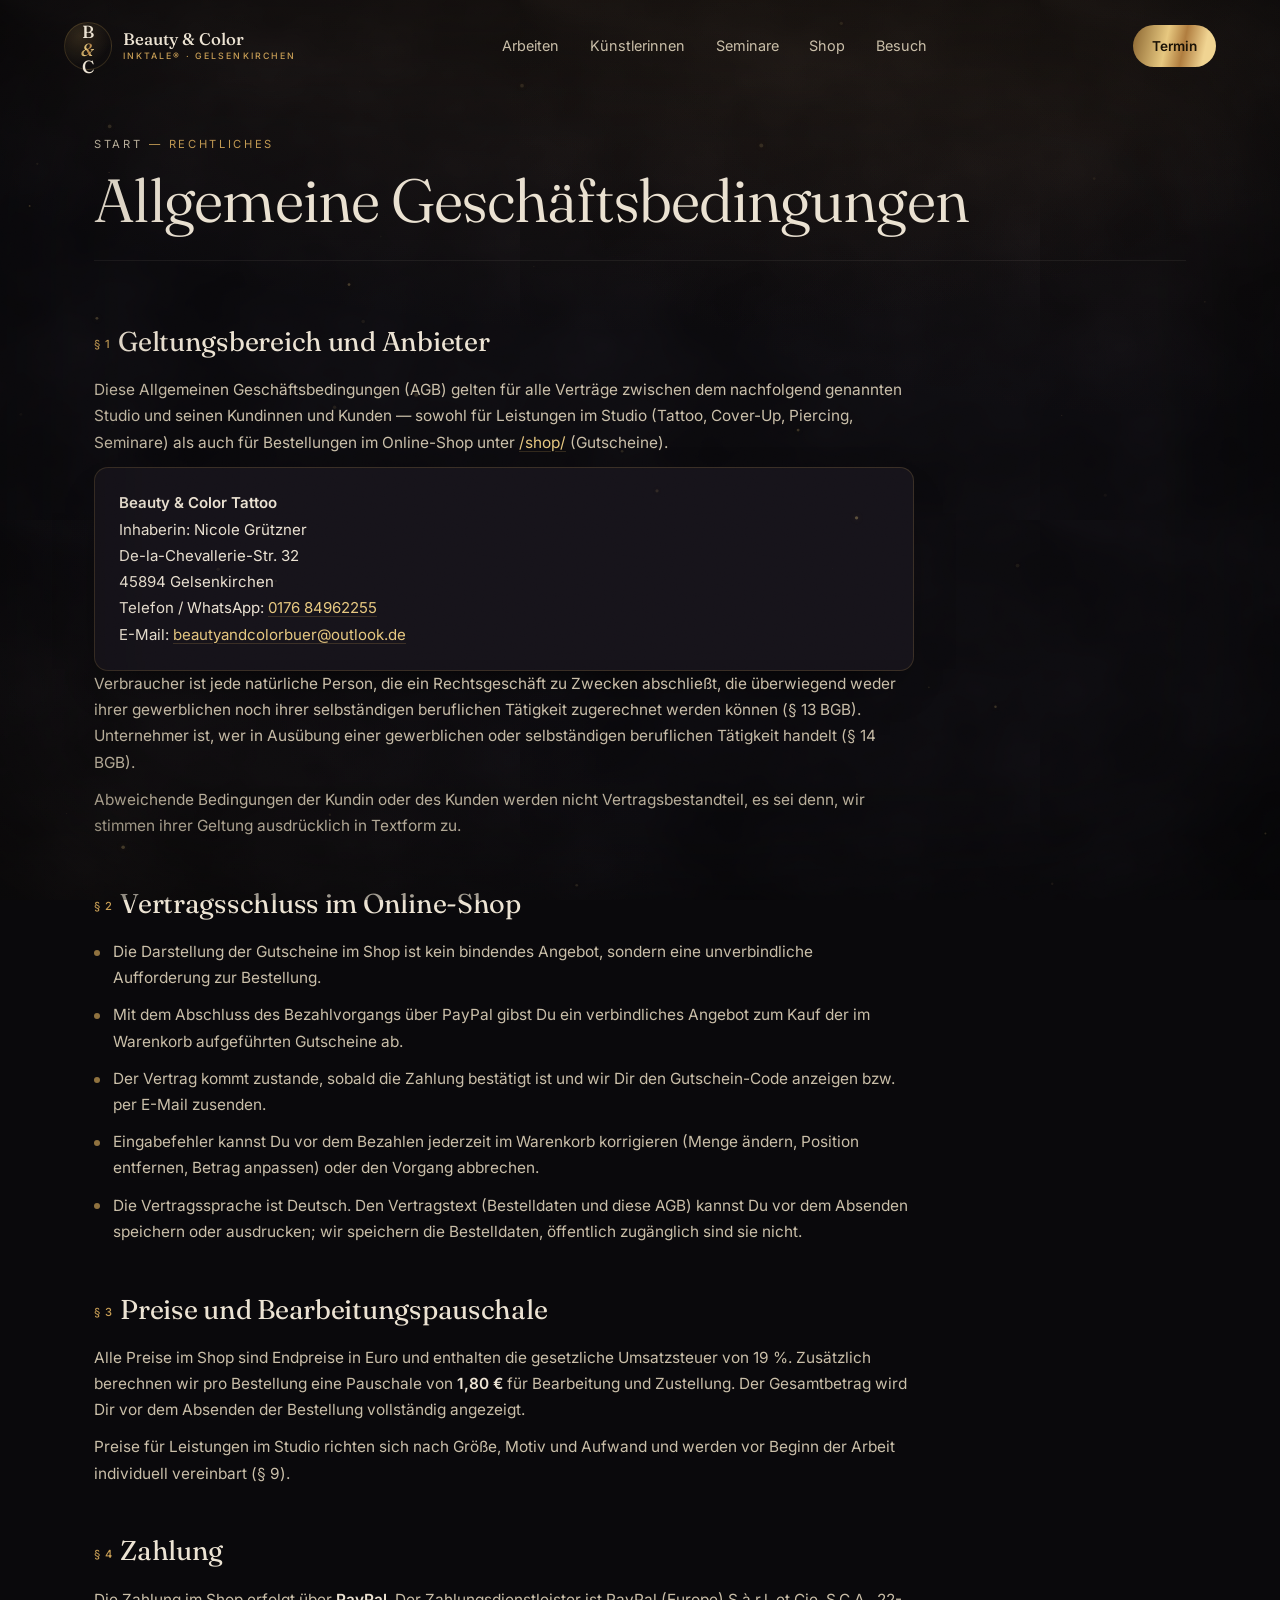
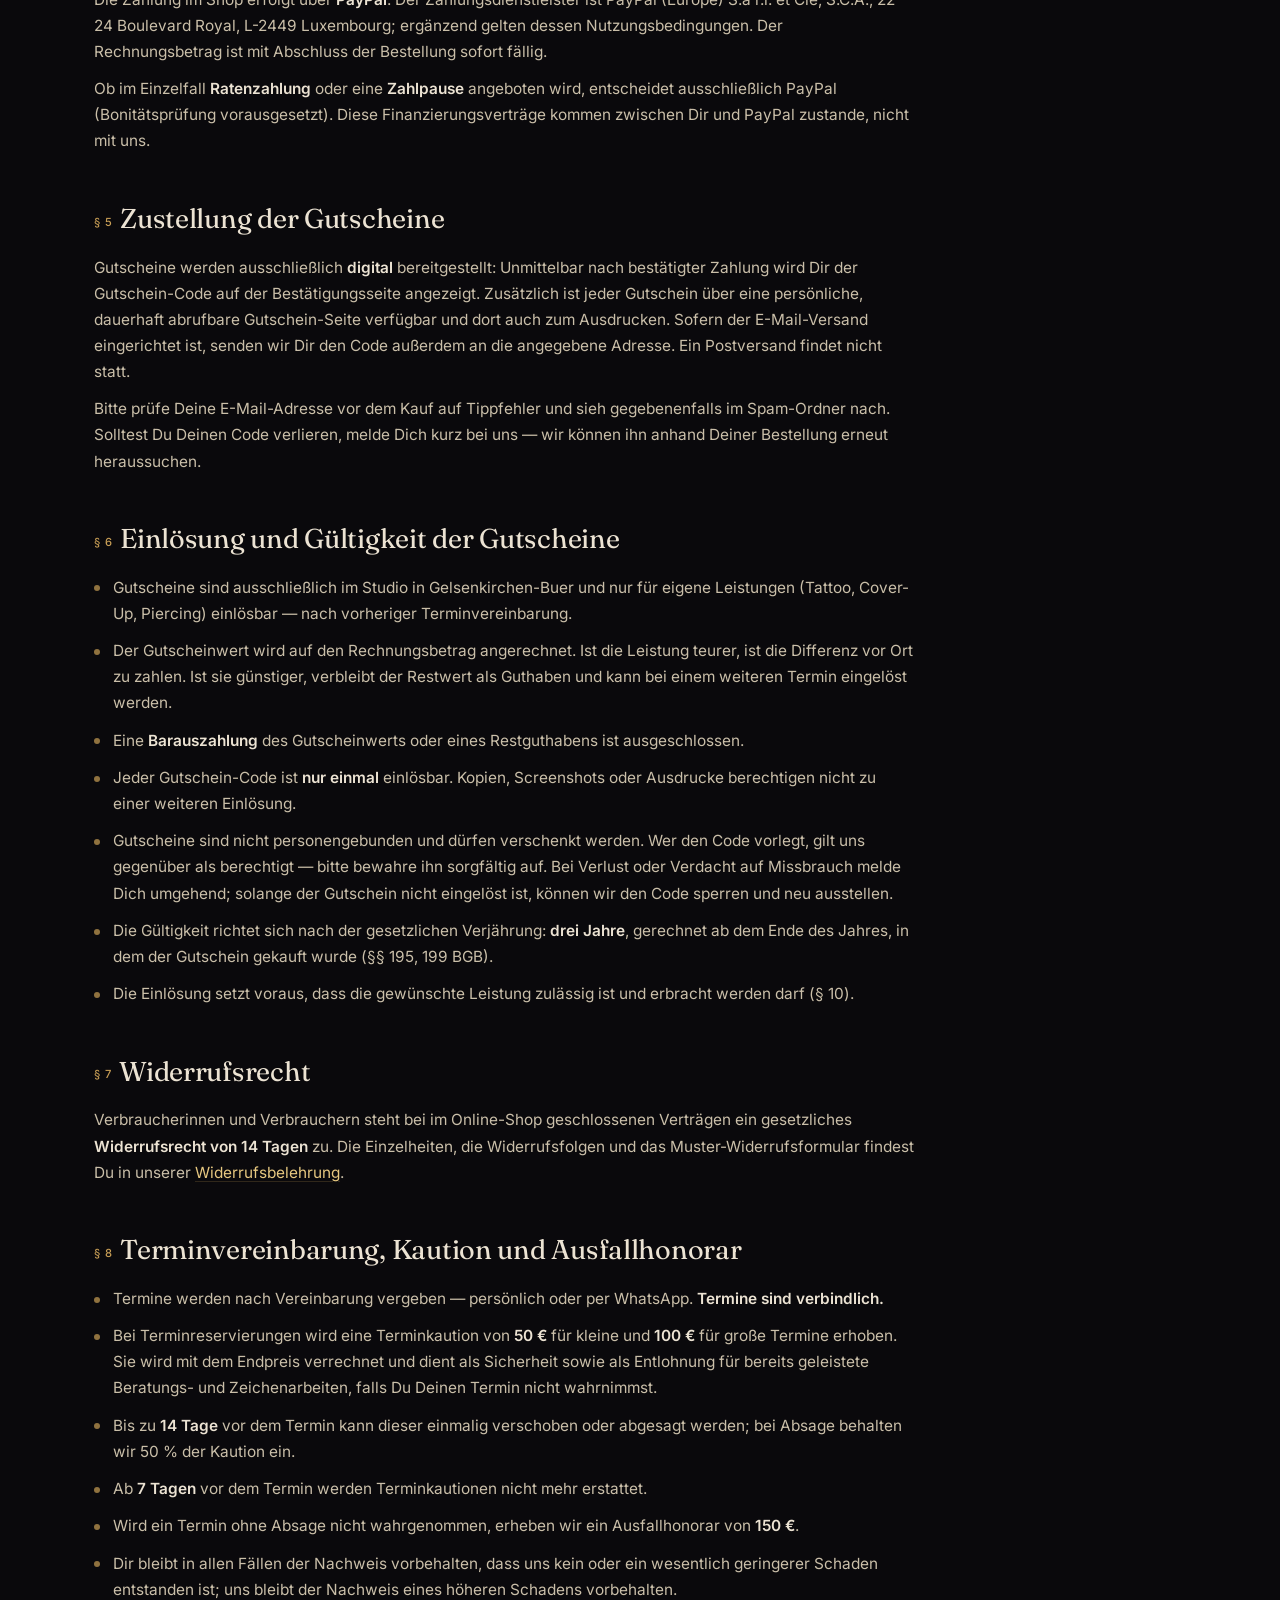
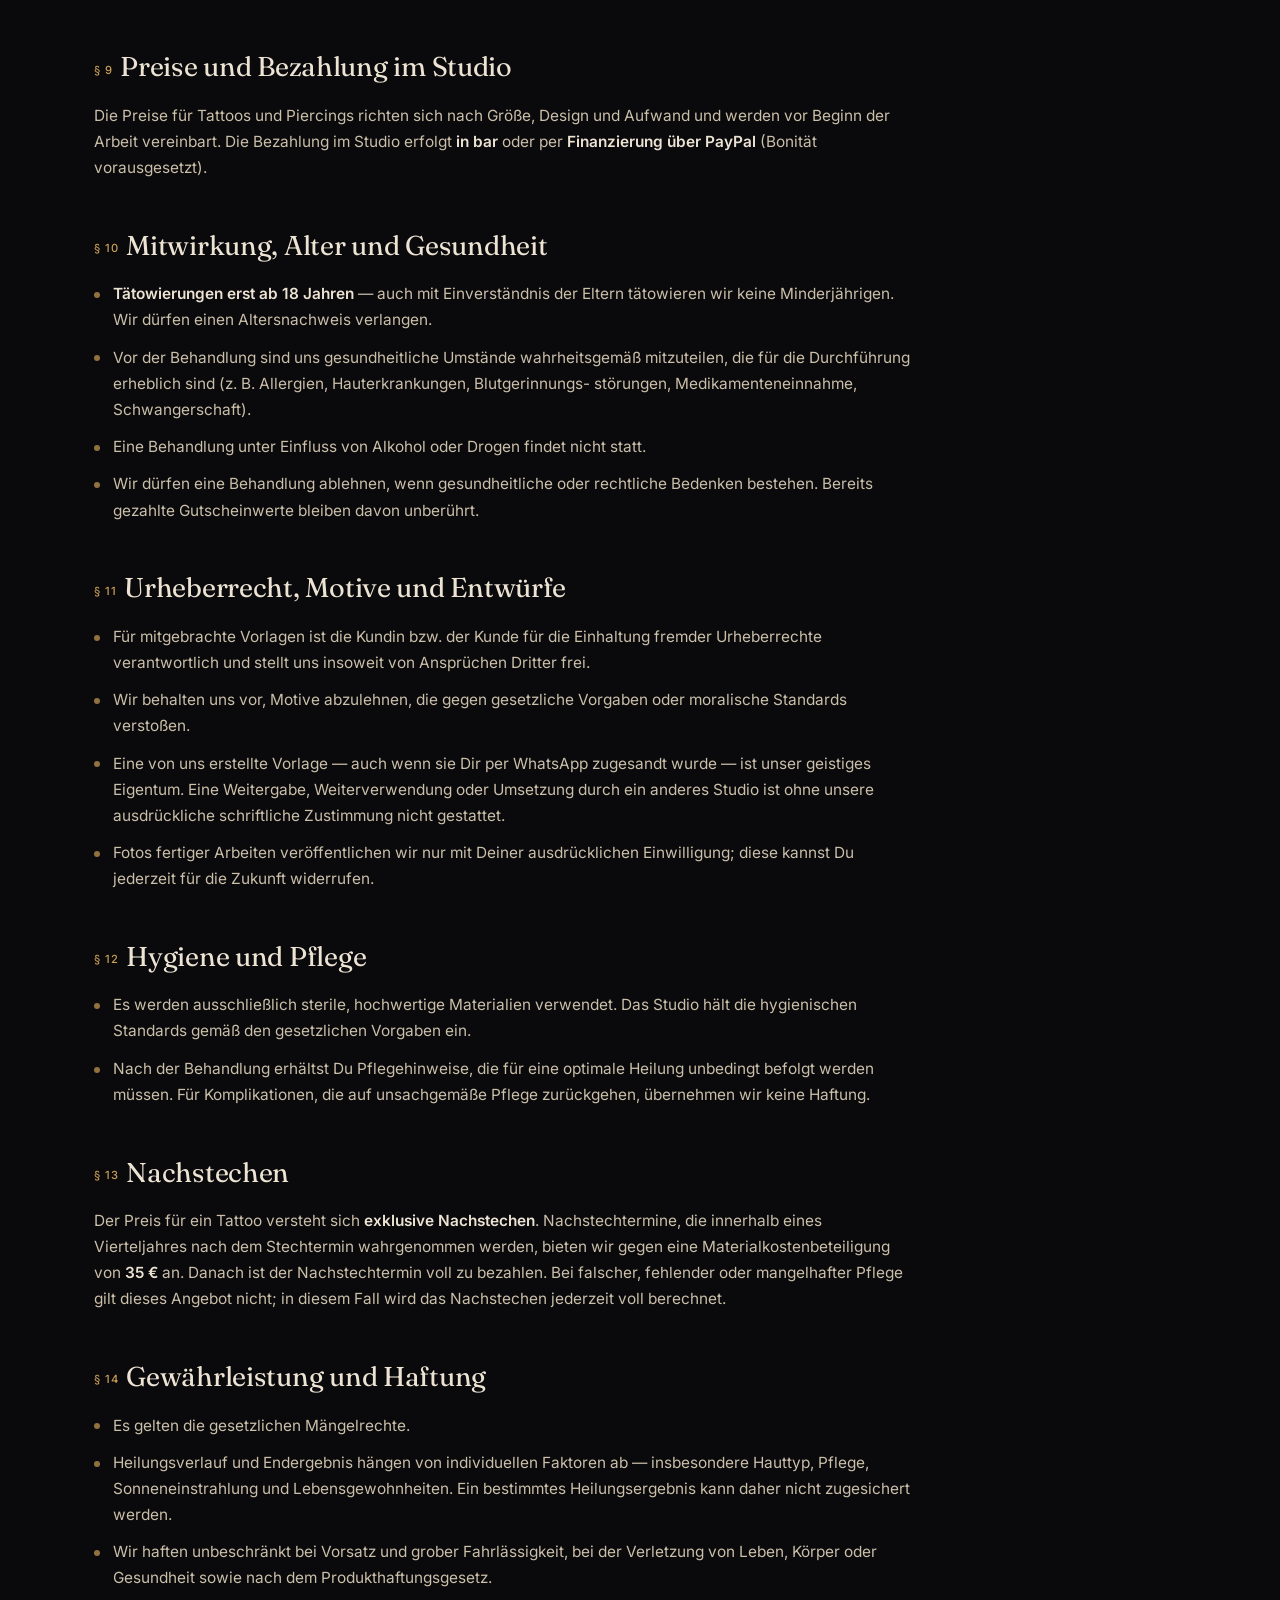
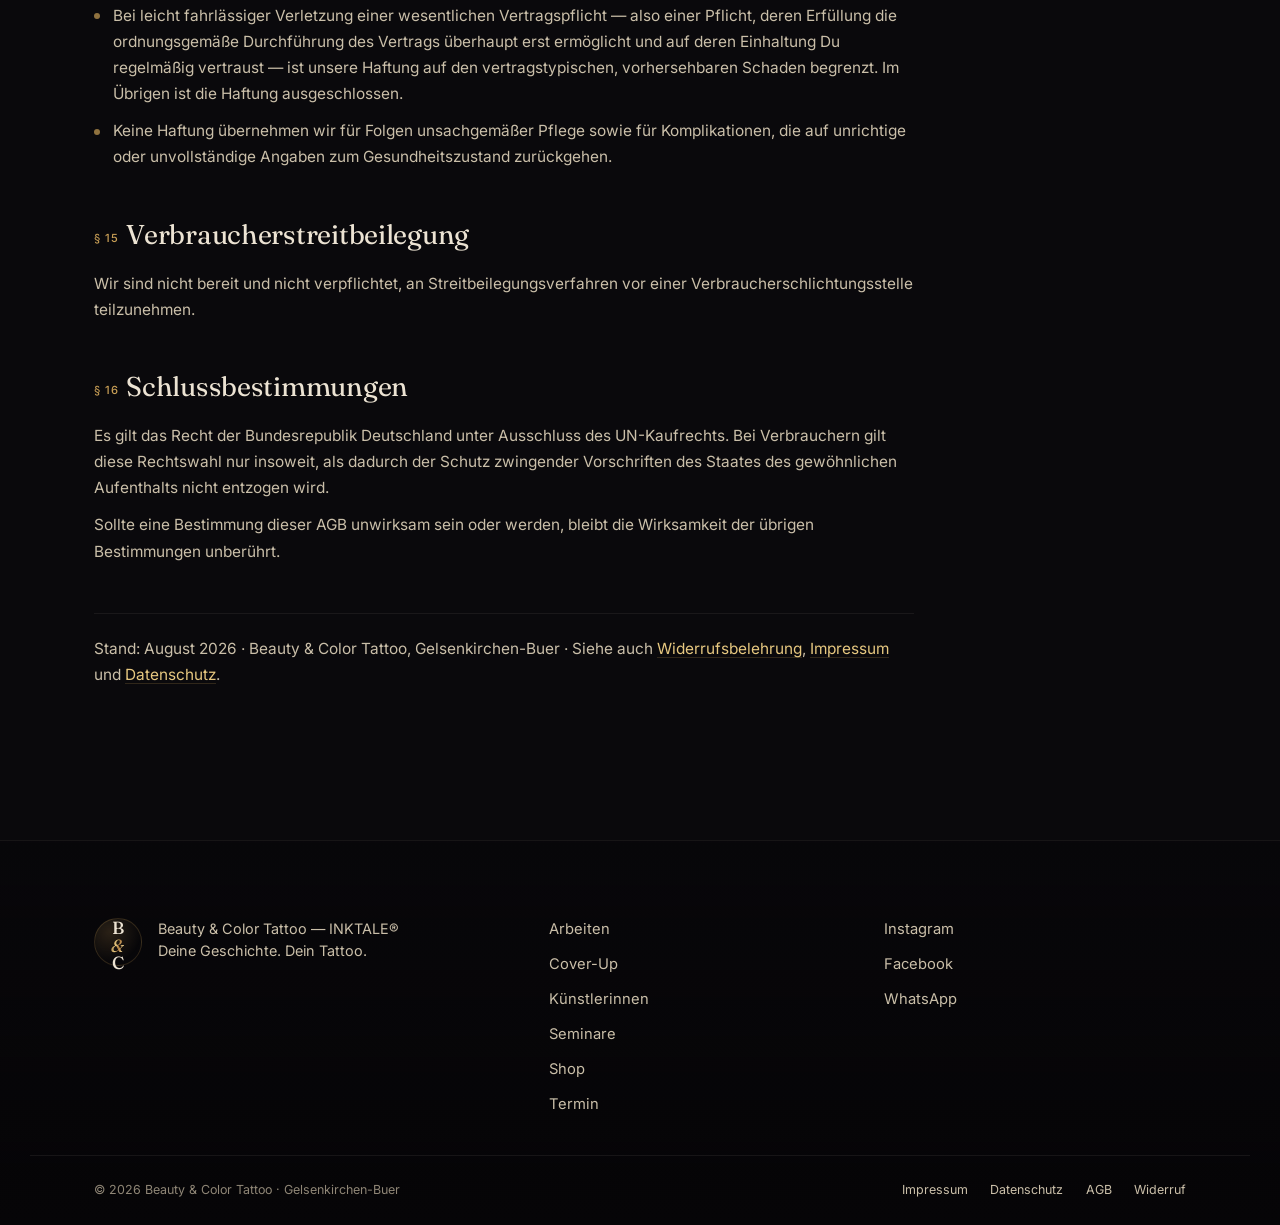
<file: agb/index.html>
<!DOCTYPE html>
<!--
  AGB — Grundlage: die bestehenden AGB des Studios (Termin/Kaution/Nachstechen/Pflege/Hygiene),
  ergänzt um die für den Online-Verkauf von Gutscheinen nötigen Punkte (Vertragsschluss, Preise,
  Zahlung, Lieferung, Gutscheinbedingungen, Widerruf, Haftung).
  VOR DEM VERKAUFSSTART von der Inhaberin prüfen und ggf. anwaltlich freigeben lassen.
-->
<html lang="de">
<head>
<meta charset="UTF-8">
<meta name="viewport" content="width=device-width, initial-scale=1, viewport-fit=cover">
<meta name="theme-color" content="#0a090c">
<title>AGB — Beauty &amp; Color Tattoo · Gelsenkirchen</title>
<meta name="description" content="Allgemeine Geschäftsbedingungen von Beauty & Color Tattoo (INKTALE®), Gelsenkirchen-Buer — für Studio-Leistungen und den Gutschein-Shop.">
<meta name="robots" content="index,follow">
<link rel="canonical" href="https://beauty-color-tattoo-gelsenkirchen.pages.dev/agb/">
<link rel="icon" href="/favicon.ico" sizes="any">
<link rel="icon" type="image/png" sizes="32x32" href="/assets/web/brand/favicon-32.png">
<link rel="icon" type="image/png" sizes="16x16" href="/assets/web/brand/favicon-16.png">
<link rel="apple-touch-icon" href="/assets/web/brand/apple-touch-icon.png">
<link rel="manifest" href="/manifest.webmanifest">
<meta property="og:type" content="website">
<meta property="og:site_name" content="Beauty &amp; Color Tattoo">
<meta property="og:title" content="AGB — Beauty &amp; Color Tattoo">
<meta property="og:url" content="https://beauty-color-tattoo-gelsenkirchen.pages.dev/agb/">
<meta property="og:image" content="https://beauty-color-tattoo-gelsenkirchen.pages.dev/assets/web/brand/og-cover.jpg">
<link rel="stylesheet" href="/assets/css/fonts.css">
<link rel="stylesheet" href="/assets/css/style.css">
<script>document.documentElement.classList.add('js')</script>
</head>
<body class="preload">

<div class="vignette" aria-hidden="true"></div>
<canvas class="dust" id="dust" aria-hidden="true"></canvas>
<div class="grain" aria-hidden="true"></div>

<header class="nav solid" id="nav">
  <a class="nav__brand" href="/" aria-label="Beauty & Color Tattoo — Start">
    <span class="nav__mark">B<em>&amp;</em>C</span>
    <span class="nav__word">Beauty&nbsp;&amp;&nbsp;Color<small>Inktale® · Gelsenkirchen</small></span>
  </a>
  <nav class="nav__links" aria-label="Hauptmenü">
    <a href="/#work">Arbeiten</a>
    <a href="/#artists">Künstlerinnen</a>
    <a href="/seminare/">Seminare</a>
    <a href="/shop/">Shop</a>
    <a href="/#visit">Besuch</a>
  </nav>
  <a href="/#visit" class="btn btn--pill nav__cta">Termin</a>
  <button class="nav__burger" id="burger" aria-label="Menü öffnen" aria-expanded="false"><span></span><span></span></button>
</header>

<div class="menu" id="menu" aria-hidden="true">
  <nav class="menu__inner">
    <a href="/#work"><i>01</i>Arbeiten</a>
    <a href="/#transform"><i>02</i>Cover-Up &amp; Transformation</a>
    <a href="/#artists"><i>03</i>Nicole &amp; Marina</a>
    <a href="/seminare/"><i>04</i>Seminare</a>
    <a href="/shop/"><i>05</i>Shop &amp; Gutscheine</a>
    <a class="menu__cta" href="https://wa.me/4917684962255" target="_blank" rel="noopener">WhatsApp · 0176 84962255</a>
  </nav>
</div>

<main class="page wrap">
  <div class="page__head">
    <p class="page__crumb"><a href="/">Start</a> — Rechtliches</p>
    <h1>Allgemeine Geschäftsbedingungen</h1>
  </div>

  <article class="legal">

    <section>
      <h2><span>§ 1</span>Geltungsbereich und Anbieter</h2>
      <p>Diese Allgemeinen Geschäftsbedingungen (AGB) gelten für alle Verträge zwischen dem
         nachfolgend genannten Studio und seinen Kundinnen und Kunden — sowohl für Leistungen
         im Studio (Tattoo, Cover-Up, Piercing, Seminare) als auch für Bestellungen im
         Online-Shop unter <a href="/shop/">/shop/</a> (Gutscheine).</p>
      <address class="legal__box">
        <strong>Beauty &amp; Color Tattoo</strong><br>
        Inhaberin: Nicole Grützner<br>
        De-la-Chevallerie-Str. 32<br>
        45894 Gelsenkirchen<br>
        Telefon / WhatsApp: <a href="tel:+4917684962255">0176 84962255</a><br>
        E-Mail: <a href="mailto:beautyandcolorbuer@outlook.de">beautyandcolorbuer@outlook.de</a>
      </address>
      <p>Verbraucher ist jede natürliche Person, die ein Rechtsgeschäft zu Zwecken abschließt, die
         überwiegend weder ihrer gewerblichen noch ihrer selbständigen beruflichen Tätigkeit
         zugerechnet werden können (§ 13 BGB). Unternehmer ist, wer in Ausübung einer gewerblichen
         oder selbständigen beruflichen Tätigkeit handelt (§ 14 BGB).</p>
      <p>Abweichende Bedingungen der Kundin oder des Kunden werden nicht Vertragsbestandteil, es sei
         denn, wir stimmen ihrer Geltung ausdrücklich in Textform zu.</p>
    </section>

    <section>
      <h2><span>§ 2</span>Vertragsschluss im Online-Shop</h2>
      <ul>
        <li>Die Darstellung der Gutscheine im Shop ist kein bindendes Angebot, sondern eine
            unverbindliche Aufforderung zur Bestellung.</li>
        <li>Mit dem Abschluss des Bezahlvorgangs über PayPal gibst Du ein verbindliches Angebot zum
            Kauf der im Warenkorb aufgeführten Gutscheine ab.</li>
        <li>Der Vertrag kommt zustande, sobald die Zahlung bestätigt ist und wir Dir den
            Gutschein-Code anzeigen bzw. per E-Mail zusenden.</li>
        <li>Eingabefehler kannst Du vor dem Bezahlen jederzeit im Warenkorb korrigieren (Menge
            ändern, Position entfernen, Betrag anpassen) oder den Vorgang abbrechen.</li>
        <li>Die Vertragssprache ist Deutsch. Den Vertragstext (Bestelldaten und diese AGB) kannst Du
            vor dem Absenden speichern oder ausdrucken; wir speichern die Bestelldaten, öffentlich
            zugänglich sind sie nicht.</li>
      </ul>
    </section>

    <section>
      <h2><span>§ 3</span>Preise und Bearbeitungspauschale</h2>
      <p>Alle Preise im Shop sind Endpreise in Euro und enthalten die gesetzliche Umsatzsteuer von
         19 %. Zusätzlich berechnen wir pro Bestellung eine Pauschale von <strong>1,80 €</strong> für
         Bearbeitung und Zustellung. Der Gesamtbetrag wird Dir vor dem Absenden der Bestellung
         vollständig angezeigt.</p>
      <p>Preise für Leistungen im Studio richten sich nach Größe, Motiv und Aufwand und werden vor
         Beginn der Arbeit individuell vereinbart (§ 9).</p>
    </section>

    <section>
      <h2><span>§ 4</span>Zahlung</h2>
      <p>Die Zahlung im Shop erfolgt über <strong>PayPal</strong>. Der Zahlungsdienstleister ist
         PayPal (Europe) S.à r.l. et Cie, S.C.A., 22-24 Boulevard Royal, L-2449 Luxembourg;
         ergänzend gelten dessen Nutzungsbedingungen. Der Rechnungsbetrag ist mit Abschluss der
         Bestellung sofort fällig.</p>
      <p>Ob im Einzelfall <strong>Ratenzahlung</strong> oder eine <strong>Zahlpause</strong>
         angeboten wird, entscheidet ausschließlich PayPal (Bonitätsprüfung vorausgesetzt). Diese
         Finanzierungsverträge kommen zwischen Dir und PayPal zustande, nicht mit uns.</p>
    </section>

    <section>
      <h2><span>§ 5</span>Zustellung der Gutscheine</h2>
      <p>Gutscheine werden ausschließlich <strong>digital</strong> bereitgestellt: Unmittelbar nach
         bestätigter Zahlung wird Dir der Gutschein-Code auf der Bestätigungsseite angezeigt.
         Zusätzlich ist jeder Gutschein über eine persönliche, dauerhaft abrufbare Gutschein-Seite
         verfügbar und dort auch zum Ausdrucken. Sofern der E-Mail-Versand eingerichtet ist, senden
         wir Dir den Code außerdem an die angegebene Adresse. Ein Postversand findet nicht statt.</p>
      <p>Bitte prüfe Deine E-Mail-Adresse vor dem Kauf auf Tippfehler und sieh gegebenenfalls im
         Spam-Ordner nach. Solltest Du Deinen Code verlieren, melde Dich kurz bei uns — wir können
         ihn anhand Deiner Bestellung erneut heraussuchen.</p>
    </section>

    <section>
      <h2><span>§ 6</span>Einlösung und Gültigkeit der Gutscheine</h2>
      <ul>
        <li>Gutscheine sind ausschließlich im Studio in Gelsenkirchen-Buer und nur für eigene
            Leistungen (Tattoo, Cover-Up, Piercing) einlösbar — nach vorheriger Terminvereinbarung.</li>
        <li>Der Gutscheinwert wird auf den Rechnungsbetrag angerechnet. Ist die Leistung teurer, ist
            die Differenz vor Ort zu zahlen. Ist sie günstiger, verbleibt der Restwert als Guthaben
            und kann bei einem weiteren Termin eingelöst werden.</li>
        <li>Eine <strong>Barauszahlung</strong> des Gutscheinwerts oder eines Restguthabens ist
            ausgeschlossen.</li>
        <li>Jeder Gutschein-Code ist <strong>nur einmal</strong> einlösbar. Kopien, Screenshots oder
            Ausdrucke berechtigen nicht zu einer weiteren Einlösung.</li>
        <li>Gutscheine sind nicht personengebunden und dürfen verschenkt werden. Wer den Code
            vorlegt, gilt uns gegenüber als berechtigt — bitte bewahre ihn sorgfältig auf. Bei
            Verlust oder Verdacht auf Missbrauch melde Dich umgehend; solange der Gutschein nicht
            eingelöst ist, können wir den Code sperren und neu ausstellen.</li>
        <li>Die Gültigkeit richtet sich nach der gesetzlichen Verjährung: <strong>drei Jahre</strong>,
            gerechnet ab dem Ende des Jahres, in dem der Gutschein gekauft wurde (§§ 195, 199 BGB).</li>
        <li>Die Einlösung setzt voraus, dass die gewünschte Leistung zulässig ist und erbracht
            werden darf (§ 10).</li>
      </ul>
    </section>

    <section>
      <h2><span>§ 7</span>Widerrufsrecht</h2>
      <p>Verbraucherinnen und Verbrauchern steht bei im Online-Shop geschlossenen Verträgen ein
         gesetzliches <strong>Widerrufsrecht von 14 Tagen</strong> zu. Die Einzelheiten, die
         Widerrufsfolgen und das Muster-Widerrufsformular findest Du in unserer
         <a href="/widerruf/">Widerrufsbelehrung</a>.</p>
    </section>

    <section>
      <h2><span>§ 8</span>Terminvereinbarung, Kaution und Ausfallhonorar</h2>
      <ul>
        <li>Termine werden nach Vereinbarung vergeben — persönlich oder per WhatsApp.
            <strong>Termine sind verbindlich.</strong></li>
        <li>Bei Terminreservierungen wird eine Terminkaution von <strong>50 €</strong> für kleine und
            <strong>100 €</strong> für große Termine erhoben. Sie wird mit dem Endpreis verrechnet
            und dient als Sicherheit sowie als Entlohnung für bereits geleistete Beratungs- und
            Zeichenarbeiten, falls Du Deinen Termin nicht wahrnimmst.</li>
        <li>Bis zu <strong>14 Tage</strong> vor dem Termin kann dieser einmalig verschoben oder
            abgesagt werden; bei Absage behalten wir 50 % der Kaution ein.</li>
        <li>Ab <strong>7 Tagen</strong> vor dem Termin werden Terminkautionen nicht mehr erstattet.</li>
        <li>Wird ein Termin ohne Absage nicht wahrgenommen, erheben wir ein Ausfallhonorar von
            <strong>150 €</strong>.</li>
        <li>Dir bleibt in allen Fällen der Nachweis vorbehalten, dass uns kein oder ein wesentlich
            geringerer Schaden entstanden ist; uns bleibt der Nachweis eines höheren Schadens
            vorbehalten.</li>
      </ul>
    </section>

    <section>
      <h2><span>§ 9</span>Preise und Bezahlung im Studio</h2>
      <p>Die Preise für Tattoos und Piercings richten sich nach Größe, Design und Aufwand und werden
         vor Beginn der Arbeit vereinbart. Die Bezahlung im Studio erfolgt <strong>in bar</strong>
         oder per <strong>Finanzierung über PayPal</strong> (Bonität vorausgesetzt).</p>
    </section>

    <section>
      <h2><span>§ 10</span>Mitwirkung, Alter und Gesundheit</h2>
      <ul>
        <li><strong>Tätowierungen erst ab 18 Jahren</strong> — auch mit Einverständnis der Eltern
            tätowieren wir keine Minderjährigen. Wir dürfen einen Altersnachweis verlangen.</li>
        <li>Vor der Behandlung sind uns gesundheitliche Umstände wahrheitsgemäß mitzuteilen, die für
            die Durchführung erheblich sind (z. B. Allergien, Hauterkrankungen, Blutgerinnungs-
            störungen, Medikamenteneinnahme, Schwangerschaft).</li>
        <li>Eine Behandlung unter Einfluss von Alkohol oder Drogen findet nicht statt.</li>
        <li>Wir dürfen eine Behandlung ablehnen, wenn gesundheitliche oder rechtliche Bedenken
            bestehen. Bereits gezahlte Gutscheinwerte bleiben davon unberührt.</li>
      </ul>
    </section>

    <section>
      <h2><span>§ 11</span>Urheberrecht, Motive und Entwürfe</h2>
      <ul>
        <li>Für mitgebrachte Vorlagen ist die Kundin bzw. der Kunde für die Einhaltung fremder
            Urheberrechte verantwortlich und stellt uns insoweit von Ansprüchen Dritter frei.</li>
        <li>Wir behalten uns vor, Motive abzulehnen, die gegen gesetzliche Vorgaben oder moralische
            Standards verstoßen.</li>
        <li>Eine von uns erstellte Vorlage — auch wenn sie Dir per WhatsApp zugesandt wurde — ist
            unser geistiges Eigentum. Eine Weitergabe, Weiterverwendung oder Umsetzung durch ein
            anderes Studio ist ohne unsere ausdrückliche schriftliche Zustimmung nicht gestattet.</li>
        <li>Fotos fertiger Arbeiten veröffentlichen wir nur mit Deiner ausdrücklichen Einwilligung;
            diese kannst Du jederzeit für die Zukunft widerrufen.</li>
      </ul>
    </section>

    <section>
      <h2><span>§ 12</span>Hygiene und Pflege</h2>
      <ul>
        <li>Es werden ausschließlich sterile, hochwertige Materialien verwendet. Das Studio hält die
            hygienischen Standards gemäß den gesetzlichen Vorgaben ein.</li>
        <li>Nach der Behandlung erhältst Du Pflegehinweise, die für eine optimale Heilung unbedingt
            befolgt werden müssen. Für Komplikationen, die auf unsachgemäße Pflege zurückgehen,
            übernehmen wir keine Haftung.</li>
      </ul>
    </section>

    <section>
      <h2><span>§ 13</span>Nachstechen</h2>
      <p>Der Preis für ein Tattoo versteht sich <strong>exklusive Nachstechen</strong>.
         Nachstechtermine, die innerhalb eines Vierteljahres nach dem Stechtermin wahrgenommen
         werden, bieten wir gegen eine Materialkostenbeteiligung von <strong>35 €</strong> an.
         Danach ist der Nachstechtermin voll zu bezahlen. Bei falscher, fehlender oder mangelhafter
         Pflege gilt dieses Angebot nicht; in diesem Fall wird das Nachstechen jederzeit voll
         berechnet.</p>
    </section>

    <section>
      <h2><span>§ 14</span>Gewährleistung und Haftung</h2>
      <ul>
        <li>Es gelten die gesetzlichen Mängelrechte.</li>
        <li>Heilungsverlauf und Endergebnis hängen von individuellen Faktoren ab — insbesondere
            Hauttyp, Pflege, Sonneneinstrahlung und Lebensgewohnheiten. Ein bestimmtes
            Heilungsergebnis kann daher nicht zugesichert werden.</li>
        <li>Wir haften unbeschränkt bei Vorsatz und grober Fahrlässigkeit, bei der Verletzung von
            Leben, Körper oder Gesundheit sowie nach dem Produkthaftungsgesetz.</li>
        <li>Bei leicht fahrlässiger Verletzung einer wesentlichen Vertragspflicht — also einer
            Pflicht, deren Erfüllung die ordnungsgemäße Durchführung des Vertrags überhaupt erst
            ermöglicht und auf deren Einhaltung Du regelmäßig vertraust — ist unsere Haftung auf den
            vertragstypischen, vorhersehbaren Schaden begrenzt. Im Übrigen ist die Haftung
            ausgeschlossen.</li>
        <li>Keine Haftung übernehmen wir für Folgen unsachgemäßer Pflege sowie für Komplikationen,
            die auf unrichtige oder unvollständige Angaben zum Gesundheitszustand zurückgehen.</li>
      </ul>
    </section>

    <section>
      <h2><span>§ 15</span>Verbraucherstreitbeilegung</h2>
      <p>Wir sind nicht bereit und nicht verpflichtet, an Streitbeilegungsverfahren vor einer
         Verbraucherschlichtungsstelle teilzunehmen.</p>
    </section>

    <section>
      <h2><span>§ 16</span>Schlussbestimmungen</h2>
      <p>Es gilt das Recht der Bundesrepublik Deutschland unter Ausschluss des UN-Kaufrechts. Bei
         Verbrauchern gilt diese Rechtswahl nur insoweit, als dadurch der Schutz zwingender
         Vorschriften des Staates des gewöhnlichen Aufenthalts nicht entzogen wird.</p>
      <p>Sollte eine Bestimmung dieser AGB unwirksam sein oder werden, bleibt die Wirksamkeit der
         übrigen Bestimmungen unberührt.</p>
    </section>

    <p class="legal__updated">Stand: August 2026 · Beauty &amp; Color Tattoo, Gelsenkirchen-Buer ·
       Siehe auch <a href="/widerruf/">Widerrufsbelehrung</a>,
       <a href="/impressum/">Impressum</a> und <a href="/datenschutz/">Datenschutz</a>.</p>
  </article>
</main>

<footer class="foot">
  <div class="wrap foot__grid">
    <div class="foot__brand">
      <span class="nav__mark">B<em>&amp;</em>C</span>
      <p>Beauty &amp; Color Tattoo — INKTALE®<br>Deine Geschichte. Dein Tattoo.</p>
    </div>
    <nav class="foot__nav">
      <a href="/#work">Arbeiten</a><a href="/#transform">Cover-Up</a>
      <a href="/#artists">Künstlerinnen</a><a href="/seminare/">Seminare</a><a href="/shop/">Shop</a><a href="/#visit">Termin</a>
    </nav>
    <div class="foot__social">
      <a href="https://www.instagram.com/beauty_and_color_tattoo/" target="_blank" rel="noopener">Instagram</a>
      <a href="https://www.facebook.com/Beautyandcolortattoo/" target="_blank" rel="noopener">Facebook</a>
      <a href="https://wa.me/4917684962255" target="_blank" rel="noopener">WhatsApp</a>
    </div>
  </div>
  <div class="wrap foot__base">
    <span>© <span id="yr"></span> Beauty &amp; Color Tattoo · Gelsenkirchen-Buer</span>
    <nav class="foot__legal" aria-label="Rechtliches">
      <a href="/impressum/">Impressum</a>
      <a href="/datenschutz/">Datenschutz</a>
      <a href="/agb/">AGB</a>
      <a href="/widerruf/">Widerruf</a>
    </nav>
  </div>
</footer>

<script src="/assets/js/legal.js" defer></script>
</body>
</html>
</file>
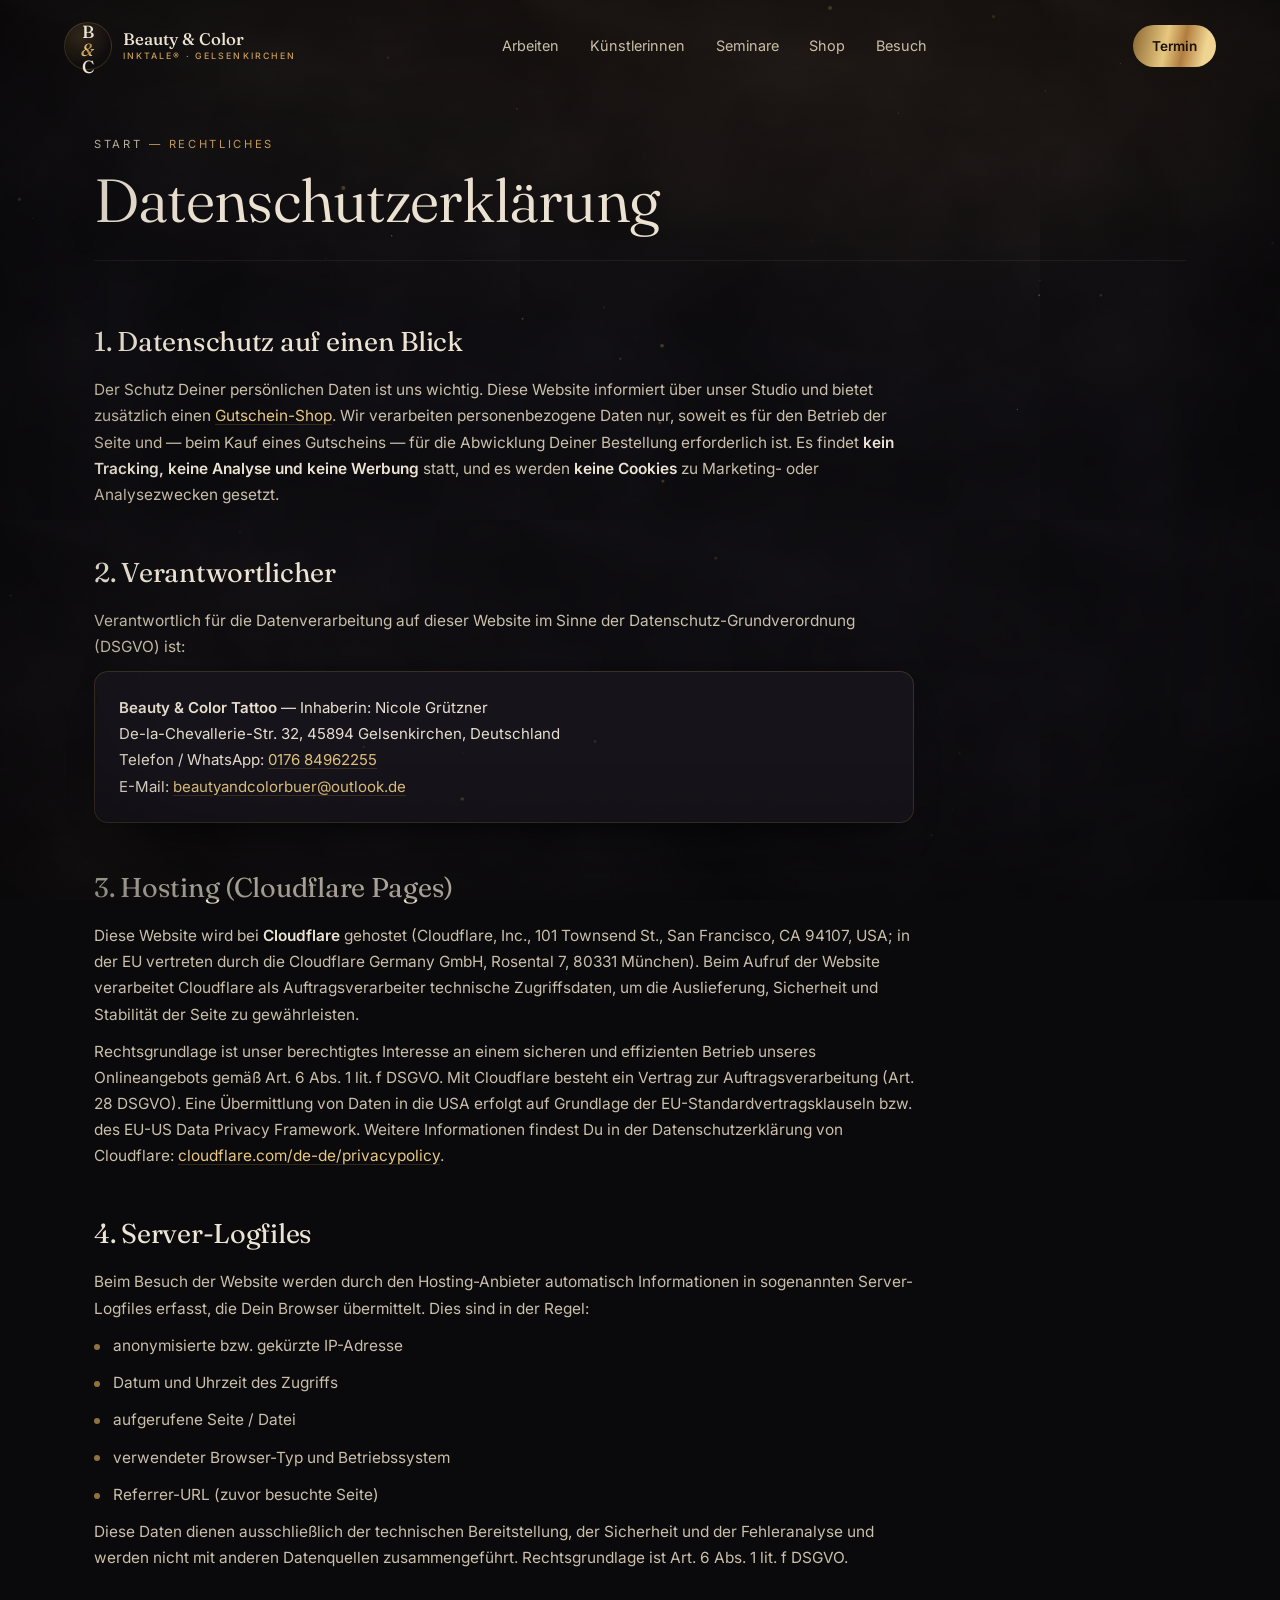
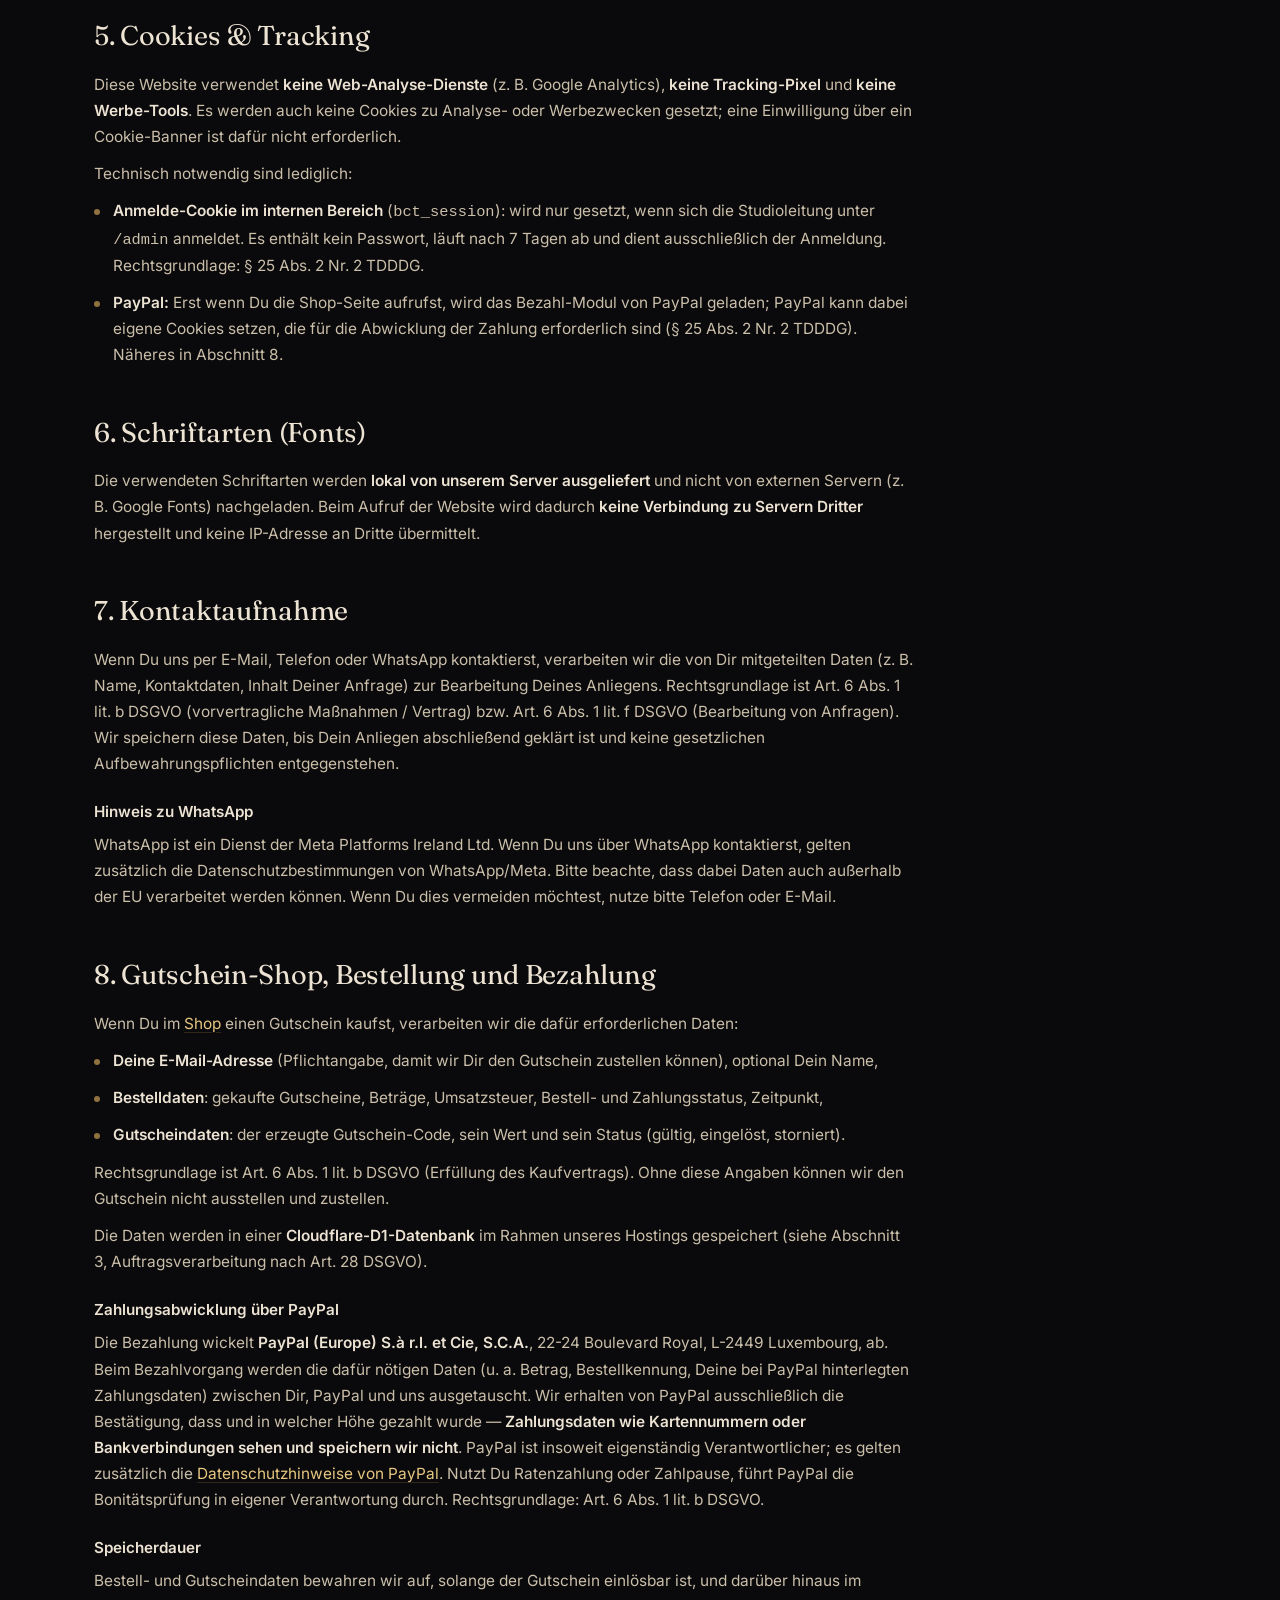
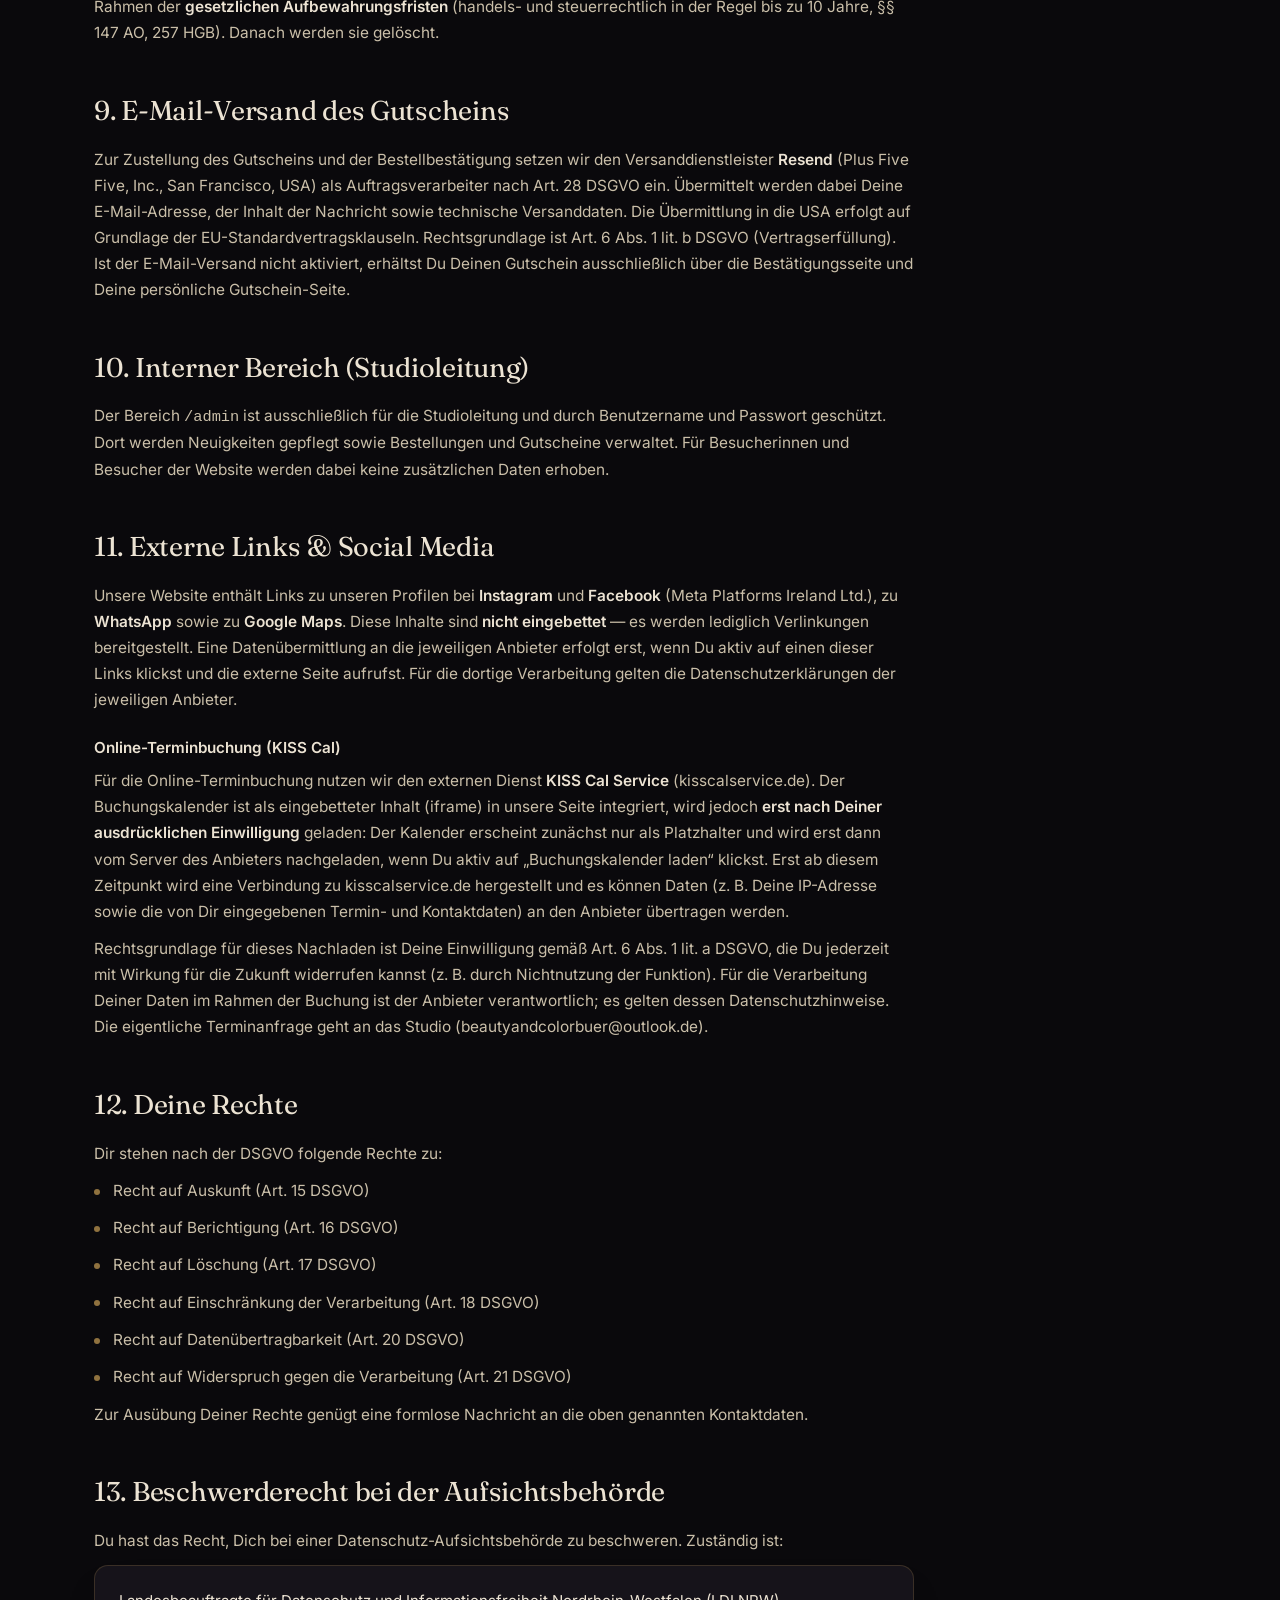
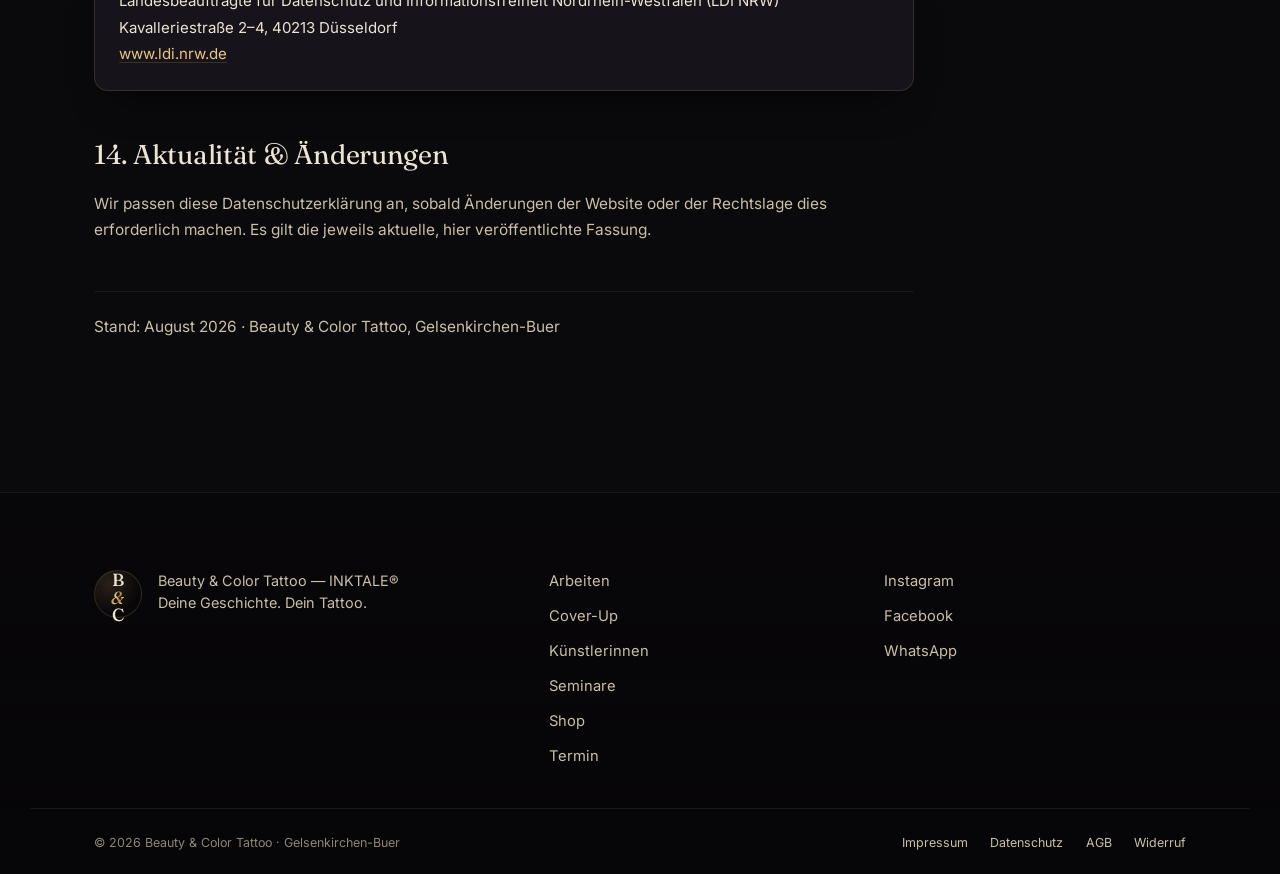
<file: datenschutz/index.html>
<!DOCTYPE html>
<html lang="de">
<head>
<meta charset="UTF-8">
<meta name="viewport" content="width=device-width, initial-scale=1, viewport-fit=cover">
<meta name="theme-color" content="#0a090c">
<title>Datenschutzerklärung — Beauty &amp; Color Tattoo · Gelsenkirchen</title>
<meta name="description" content="Datenschutzerklärung von Beauty & Color Tattoo (INKTALE®), Tattoo- & Piercingstudio in Gelsenkirchen-Buer.">
<meta name="robots" content="index,follow">
<link rel="canonical" href="https://beauty-color-tattoo-gelsenkirchen.pages.dev/datenschutz/">
<link rel="icon" href="/favicon.ico" sizes="any">
<link rel="icon" type="image/png" sizes="32x32" href="/assets/web/brand/favicon-32.png">
<link rel="icon" type="image/png" sizes="16x16" href="/assets/web/brand/favicon-16.png">
<link rel="apple-touch-icon" href="/assets/web/brand/apple-touch-icon.png">
<link rel="manifest" href="/manifest.webmanifest">
<meta property="og:type" content="website">
<meta property="og:site_name" content="Beauty &amp; Color Tattoo">
<meta property="og:title" content="Datenschutzerklärung — Beauty &amp; Color Tattoo">
<meta property="og:url" content="https://beauty-color-tattoo-gelsenkirchen.pages.dev/datenschutz/">
<meta property="og:image" content="https://beauty-color-tattoo-gelsenkirchen.pages.dev/assets/web/brand/og-cover.jpg">
<link rel="stylesheet" href="/assets/css/fonts.css">
<link rel="stylesheet" href="/assets/css/style.css">
<script>document.documentElement.classList.add('js')</script>
</head>
<body class="preload">

<div class="vignette" aria-hidden="true"></div>
<canvas class="dust" id="dust" aria-hidden="true"></canvas>
<div class="grain" aria-hidden="true"></div>

<header class="nav solid" id="nav">
  <a class="nav__brand" href="/" aria-label="Beauty & Color Tattoo — Start">
    <span class="nav__mark">B<em>&amp;</em>C</span>
    <span class="nav__word">Beauty&nbsp;&amp;&nbsp;Color<small>Inktale® · Gelsenkirchen</small></span>
  </a>
  <nav class="nav__links" aria-label="Hauptmenü">
    <a href="/#work">Arbeiten</a>
    <a href="/#artists">Künstlerinnen</a>
    <a href="/seminare/">Seminare</a>
    <a href="/shop/">Shop</a>
    <a href="/#visit">Besuch</a>
  </nav>
  <a href="/#visit" class="btn btn--pill nav__cta">Termin</a>
  <button class="nav__burger" id="burger" aria-label="Menü öffnen" aria-expanded="false"><span></span><span></span></button>
</header>

<div class="menu" id="menu" aria-hidden="true">
  <nav class="menu__inner">
    <a href="/#work"><i>01</i>Arbeiten</a>
    <a href="/#transform"><i>02</i>Cover-Up &amp; Transformation</a>
    <a href="/#artists"><i>03</i>Nicole &amp; Marina</a>
    <a href="/#story"><i>04</i>Mutmacher-Tattoos</a>
    <a href="/#visit"><i>05</i>Besuch &amp; Termin</a>
    <a class="menu__cta" href="https://wa.me/4917684962255" target="_blank" rel="noopener">WhatsApp · 0176 84962255</a>
  </nav>
</div>

<main class="page wrap">
  <div class="page__head">
    <p class="page__crumb"><a href="/">Start</a> — Rechtliches</p>
    <h1>Datenschutz&shy;erklärung</h1>
  </div>

  <article class="legal">
    <section>
      <h2>1. Datenschutz auf einen Blick</h2>
      <p>Der Schutz Deiner persönlichen Daten ist uns wichtig. Diese Website informiert über unser
         Studio und bietet zusätzlich einen <a href="/shop/">Gutschein-Shop</a>. Wir verarbeiten
         personenbezogene Daten nur, soweit es für den Betrieb der Seite und — beim Kauf eines
         Gutscheins — für die Abwicklung Deiner Bestellung erforderlich ist. Es findet
         <strong>kein Tracking, keine Analyse und keine Werbung</strong> statt, und es werden
         <strong>keine Cookies</strong> zu Marketing- oder Analysezwecken gesetzt.</p>
    </section>

    <section>
      <h2>2. Verantwortlicher</h2>
      <p>Verantwortlich für die Datenverarbeitung auf dieser Website im Sinne der
         Datenschutz-Grundverordnung (DSGVO) ist:</p>
      <address class="legal__box">
        <strong>Beauty &amp; Color Tattoo</strong> — Inhaberin: Nicole Grützner<br>
        De-la-Chevallerie-Str. 32, 45894 Gelsenkirchen, Deutschland<br>
        Telefon / WhatsApp: <a href="tel:+4917684962255">0176 84962255</a><br>
        E-Mail: <a href="mailto:beautyandcolorbuer@outlook.de">beautyandcolorbuer@outlook.de</a>
      </address>
    </section>

    <section>
      <h2>3. Hosting (Cloudflare Pages)</h2>
      <p>Diese Website wird bei <strong>Cloudflare</strong> gehostet (Cloudflare, Inc., 101 Townsend
         St., San Francisco, CA 94107, USA; in der EU vertreten durch die Cloudflare Germany GmbH,
         Rosental 7, 80331 München). Beim Aufruf der Website verarbeitet Cloudflare als
         Auftragsverarbeiter technische Zugriffsdaten, um die Auslieferung, Sicherheit und
         Stabilität der Seite zu gewährleisten.</p>
      <p>Rechtsgrundlage ist unser berechtigtes Interesse an einem sicheren und effizienten Betrieb
         unseres Onlineangebots gemäß Art. 6 Abs. 1 lit. f DSGVO. Mit Cloudflare besteht ein Vertrag
         zur Auftragsverarbeitung (Art. 28 DSGVO). Eine Übermittlung von Daten in die USA erfolgt auf
         Grundlage der EU-Standardvertragsklauseln bzw. des EU-US Data Privacy Framework. Weitere
         Informationen findest Du in der Datenschutzerklärung von Cloudflare:
         <a href="https://www.cloudflare.com/de-de/privacypolicy/" target="_blank" rel="noopener">cloudflare.com/de-de/privacypolicy</a>.</p>
    </section>

    <section>
      <h2>4. Server-Logfiles</h2>
      <p>Beim Besuch der Website werden durch den Hosting-Anbieter automatisch Informationen in
         sogenannten Server-Logfiles erfasst, die Dein Browser übermittelt. Dies sind in der Regel:</p>
      <ul>
        <li>anonymisierte bzw. gekürzte IP-Adresse</li>
        <li>Datum und Uhrzeit des Zugriffs</li>
        <li>aufgerufene Seite / Datei</li>
        <li>verwendeter Browser-Typ und Betriebssystem</li>
        <li>Referrer-URL (zuvor besuchte Seite)</li>
      </ul>
      <p>Diese Daten dienen ausschließlich der technischen Bereitstellung, der Sicherheit und der
         Fehleranalyse und werden nicht mit anderen Datenquellen zusammengeführt. Rechtsgrundlage ist
         Art. 6 Abs. 1 lit. f DSGVO.</p>
    </section>

    <section>
      <h2>5. Cookies &amp; Tracking</h2>
      <p>Diese Website verwendet <strong>keine Web-Analyse-Dienste</strong> (z. B. Google Analytics),
         <strong>keine Tracking-Pixel</strong> und <strong>keine Werbe-Tools</strong>. Es werden auch
         keine Cookies zu Analyse- oder Werbezwecken gesetzt; eine Einwilligung über ein
         Cookie-Banner ist dafür nicht erforderlich.</p>
      <p>Technisch notwendig sind lediglich:</p>
      <ul>
        <li><strong>Anmelde-Cookie im internen Bereich</strong> (<code>bct_session</code>): wird nur
            gesetzt, wenn sich die Studioleitung unter <code>/admin</code> anmeldet. Es enthält kein
            Passwort, läuft nach 7 Tagen ab und dient ausschließlich der Anmeldung.
            Rechtsgrundlage: § 25 Abs. 2 Nr. 2 TDDDG.</li>
        <li><strong>PayPal:</strong> Erst wenn Du die Shop-Seite aufrufst, wird das Bezahl-Modul von
            PayPal geladen; PayPal kann dabei eigene Cookies setzen, die für die Abwicklung der
            Zahlung erforderlich sind (§ 25 Abs. 2 Nr. 2 TDDDG). Näheres in Abschnitt 8.</li>
      </ul>
    </section>

    <section>
      <h2>6. Schriftarten (Fonts)</h2>
      <p>Die verwendeten Schriftarten werden <strong>lokal von unserem Server ausgeliefert</strong>
         und nicht von externen Servern (z. B. Google Fonts) nachgeladen. Beim Aufruf der Website
         wird dadurch <strong>keine Verbindung zu Servern Dritter</strong> hergestellt und keine
         IP-Adresse an Dritte übermittelt.</p>
    </section>

    <section>
      <h2>7. Kontaktaufnahme</h2>
      <p>Wenn Du uns per E-Mail, Telefon oder WhatsApp kontaktierst, verarbeiten wir die von Dir
         mitgeteilten Daten (z. B. Name, Kontaktdaten, Inhalt Deiner Anfrage) zur Bearbeitung Deines
         Anliegens. Rechtsgrundlage ist Art. 6 Abs. 1 lit. b DSGVO (vorvertragliche Maßnahmen /
         Vertrag) bzw. Art. 6 Abs. 1 lit. f DSGVO (Bearbeitung von Anfragen). Wir speichern diese
         Daten, bis Dein Anliegen abschließend geklärt ist und keine gesetzlichen
         Aufbewahrungspflichten entgegenstehen.</p>
      <h3>Hinweis zu WhatsApp</h3>
      <p>WhatsApp ist ein Dienst der Meta Platforms Ireland Ltd. Wenn Du uns über WhatsApp
         kontaktierst, gelten zusätzlich die Datenschutzbestimmungen von WhatsApp/Meta. Bitte
         beachte, dass dabei Daten auch außerhalb der EU verarbeitet werden können. Wenn Du dies
         vermeiden möchtest, nutze bitte Telefon oder E-Mail.</p>
    </section>

    <section>
      <h2>8. Gutschein-Shop, Bestellung und Bezahlung</h2>
      <p>Wenn Du im <a href="/shop/">Shop</a> einen Gutschein kaufst, verarbeiten wir die dafür
         erforderlichen Daten:</p>
      <ul>
        <li><strong>Deine E-Mail-Adresse</strong> (Pflichtangabe, damit wir Dir den Gutschein
            zustellen können), optional Dein Name,</li>
        <li><strong>Bestelldaten</strong>: gekaufte Gutscheine, Beträge, Umsatzsteuer, Bestell- und
            Zahlungsstatus, Zeitpunkt,</li>
        <li><strong>Gutscheindaten</strong>: der erzeugte Gutschein-Code, sein Wert und sein Status
            (gültig, eingelöst, storniert).</li>
      </ul>
      <p>Rechtsgrundlage ist Art. 6 Abs. 1 lit. b DSGVO (Erfüllung des Kaufvertrags). Ohne diese
         Angaben können wir den Gutschein nicht ausstellen und zustellen.</p>
      <p>Die Daten werden in einer <strong>Cloudflare-D1-Datenbank</strong> im Rahmen unseres
         Hostings gespeichert (siehe Abschnitt 3, Auftragsverarbeitung nach Art. 28 DSGVO).</p>

      <h3>Zahlungsabwicklung über PayPal</h3>
      <p>Die Bezahlung wickelt <strong>PayPal (Europe) S.à r.l. et Cie, S.C.A.</strong>,
         22-24 Boulevard Royal, L-2449 Luxembourg, ab. Beim Bezahlvorgang werden die dafür nötigen
         Daten (u. a. Betrag, Bestellkennung, Deine bei PayPal hinterlegten Zahlungsdaten) zwischen
         Dir, PayPal und uns ausgetauscht. Wir erhalten von PayPal ausschließlich die Bestätigung,
         dass und in welcher Höhe gezahlt wurde — <strong>Zahlungsdaten wie Kartennummern oder
         Bankverbindungen sehen und speichern wir nicht</strong>. PayPal ist insoweit eigenständig
         Verantwortlicher; es gelten zusätzlich die
         <a href="https://www.paypal.com/de/webapps/mpp/ua/privacy-full" target="_blank" rel="noopener">Datenschutzhinweise
         von PayPal</a>. Nutzt Du Ratenzahlung oder Zahlpause, führt PayPal die Bonitätsprüfung in
         eigener Verantwortung durch. Rechtsgrundlage: Art. 6 Abs. 1 lit. b DSGVO.</p>

      <h3>Speicherdauer</h3>
      <p>Bestell- und Gutscheindaten bewahren wir auf, solange der Gutschein einlösbar ist, und
         darüber hinaus im Rahmen der <strong>gesetzlichen Aufbewahrungsfristen</strong>
         (handels- und steuerrechtlich in der Regel bis zu 10 Jahre, §§ 147 AO, 257 HGB). Danach
         werden sie gelöscht.</p>
    </section>

    <section>
      <h2>9. E-Mail-Versand des Gutscheins</h2>
      <p>Zur Zustellung des Gutscheins und der Bestellbestätigung setzen wir den Versanddienstleister
         <strong>Resend</strong> (Plus Five Five, Inc., San Francisco, USA) als Auftragsverarbeiter
         nach Art. 28 DSGVO ein. Übermittelt werden dabei Deine E-Mail-Adresse, der Inhalt der
         Nachricht sowie technische Versanddaten. Die Übermittlung in die USA erfolgt auf Grundlage
         der EU-Standardvertragsklauseln. Rechtsgrundlage ist Art. 6 Abs. 1 lit. b DSGVO
         (Vertragserfüllung). Ist der E-Mail-Versand nicht aktiviert, erhältst Du Deinen Gutschein
         ausschließlich über die Bestätigungsseite und Deine persönliche Gutschein-Seite.</p>
    </section>

    <section>
      <h2>10. Interner Bereich (Studioleitung)</h2>
      <p>Der Bereich <code>/admin</code> ist ausschließlich für die Studioleitung und durch
         Benutzername und Passwort geschützt. Dort werden Neuigkeiten gepflegt sowie Bestellungen
         und Gutscheine verwaltet. Für Besucherinnen und Besucher der Website werden dabei keine
         zusätzlichen Daten erhoben.</p>
    </section>

    <section>
      <h2>11. Externe Links &amp; Social Media</h2>
      <p>Unsere Website enthält Links zu unseren Profilen bei <strong>Instagram</strong> und
         <strong>Facebook</strong> (Meta Platforms Ireland Ltd.), zu <strong>WhatsApp</strong> sowie
         zu <strong>Google Maps</strong>. Diese Inhalte sind <strong>nicht eingebettet</strong> — es
         werden lediglich Verlinkungen bereitgestellt. Eine Datenübermittlung an die jeweiligen
         Anbieter erfolgt erst, wenn Du aktiv auf einen dieser Links klickst und die externe Seite
         aufrufst. Für die dortige Verarbeitung gelten die Datenschutzerklärungen der jeweiligen
         Anbieter.</p>
      <h3>Online-Terminbuchung (KISS Cal)</h3>
      <p>Für die Online-Terminbuchung nutzen wir den externen Dienst <strong>KISS Cal Service</strong>
         (kisscalservice.de). Der Buchungskalender ist als eingebetteter Inhalt (iframe) in unsere
         Seite integriert, wird jedoch <strong>erst nach Deiner ausdrücklichen Einwilligung</strong>
         geladen: Der Kalender erscheint zunächst nur als Platzhalter und wird erst dann vom Server
         des Anbieters nachgeladen, wenn Du aktiv auf „Buchungskalender laden“ klickst. Erst ab
         diesem Zeitpunkt wird eine Verbindung zu kisscalservice.de hergestellt und es können Daten
         (z.&nbsp;B. Deine IP-Adresse sowie die von Dir eingegebenen Termin- und Kontaktdaten) an den
         Anbieter übertragen werden.</p>
      <p>Rechtsgrundlage für dieses Nachladen ist Deine Einwilligung gemäß Art. 6 Abs. 1 lit. a
         DSGVO, die Du jederzeit mit Wirkung für die Zukunft widerrufen kannst (z.&nbsp;B. durch
         Nichtnutzung der Funktion). Für die Verarbeitung Deiner Daten im Rahmen der Buchung ist der
         Anbieter verantwortlich; es gelten dessen Datenschutzhinweise. Die eigentliche
         Terminanfrage geht an das Studio (beautyandcolorbuer@outlook.de).</p>
    </section>

    <section>
      <h2>12. Deine Rechte</h2>
      <p>Dir stehen nach der DSGVO folgende Rechte zu:</p>
      <ul>
        <li>Recht auf Auskunft (Art. 15 DSGVO)</li>
        <li>Recht auf Berichtigung (Art. 16 DSGVO)</li>
        <li>Recht auf Löschung (Art. 17 DSGVO)</li>
        <li>Recht auf Einschränkung der Verarbeitung (Art. 18 DSGVO)</li>
        <li>Recht auf Datenübertragbarkeit (Art. 20 DSGVO)</li>
        <li>Recht auf Widerspruch gegen die Verarbeitung (Art. 21 DSGVO)</li>
      </ul>
      <p>Zur Ausübung Deiner Rechte genügt eine formlose Nachricht an die oben genannten Kontaktdaten.</p>
    </section>

    <section>
      <h2>13. Beschwerderecht bei der Aufsichtsbehörde</h2>
      <p>Du hast das Recht, Dich bei einer Datenschutz-Aufsichtsbehörde zu beschweren. Zuständig ist:</p>
      <address class="legal__box">
        Landesbeauftragte für Datenschutz und Informationsfreiheit Nordrhein-Westfalen (LDI NRW)<br>
        Kavalleriestraße 2–4, 40213 Düsseldorf<br>
        <a href="https://www.ldi.nrw.de" target="_blank" rel="noopener">www.ldi.nrw.de</a>
      </address>
    </section>

    <section>
      <h2>14. Aktualität &amp; Änderungen</h2>
      <p>Wir passen diese Datenschutzerklärung an, sobald Änderungen der Website oder der
         Rechtslage dies erforderlich machen. Es gilt die jeweils aktuelle, hier veröffentlichte
         Fassung.</p>
    </section>

    <p class="legal__updated">Stand: August 2026 · Beauty &amp; Color Tattoo, Gelsenkirchen-Buer</p>
  </article>
</main>

<footer class="foot">
  <div class="wrap foot__grid">
    <div class="foot__brand">
      <span class="nav__mark">B<em>&amp;</em>C</span>
      <p>Beauty &amp; Color Tattoo — INKTALE®<br>Deine Geschichte. Dein Tattoo.</p>
    </div>
    <nav class="foot__nav">
      <a href="/#work">Arbeiten</a><a href="/#transform">Cover-Up</a>
      <a href="/#artists">Künstlerinnen</a><a href="/seminare/">Seminare</a><a href="/shop/">Shop</a><a href="/#visit">Termin</a>
    </nav>
    <div class="foot__social">
      <a href="https://www.instagram.com/beauty_and_color_tattoo/" target="_blank" rel="noopener">Instagram</a>
      <a href="https://www.facebook.com/Beautyandcolortattoo/" target="_blank" rel="noopener">Facebook</a>
      <a href="https://wa.me/4917684962255" target="_blank" rel="noopener">WhatsApp</a>
    </div>
  </div>
  <div class="wrap foot__base">
    <span>© <span id="yr"></span> Beauty &amp; Color Tattoo · Gelsenkirchen-Buer</span>
    <nav class="foot__legal" aria-label="Rechtliches">
      <a href="/impressum/">Impressum</a>
      <a href="/datenschutz/">Datenschutz</a>
      <a href="/agb/">AGB</a>
      <a href="/widerruf/">Widerruf</a>
    </nav>
  </div>
</footer>

<script src="/assets/js/legal.js" defer></script>
</body>
</html>
</file>
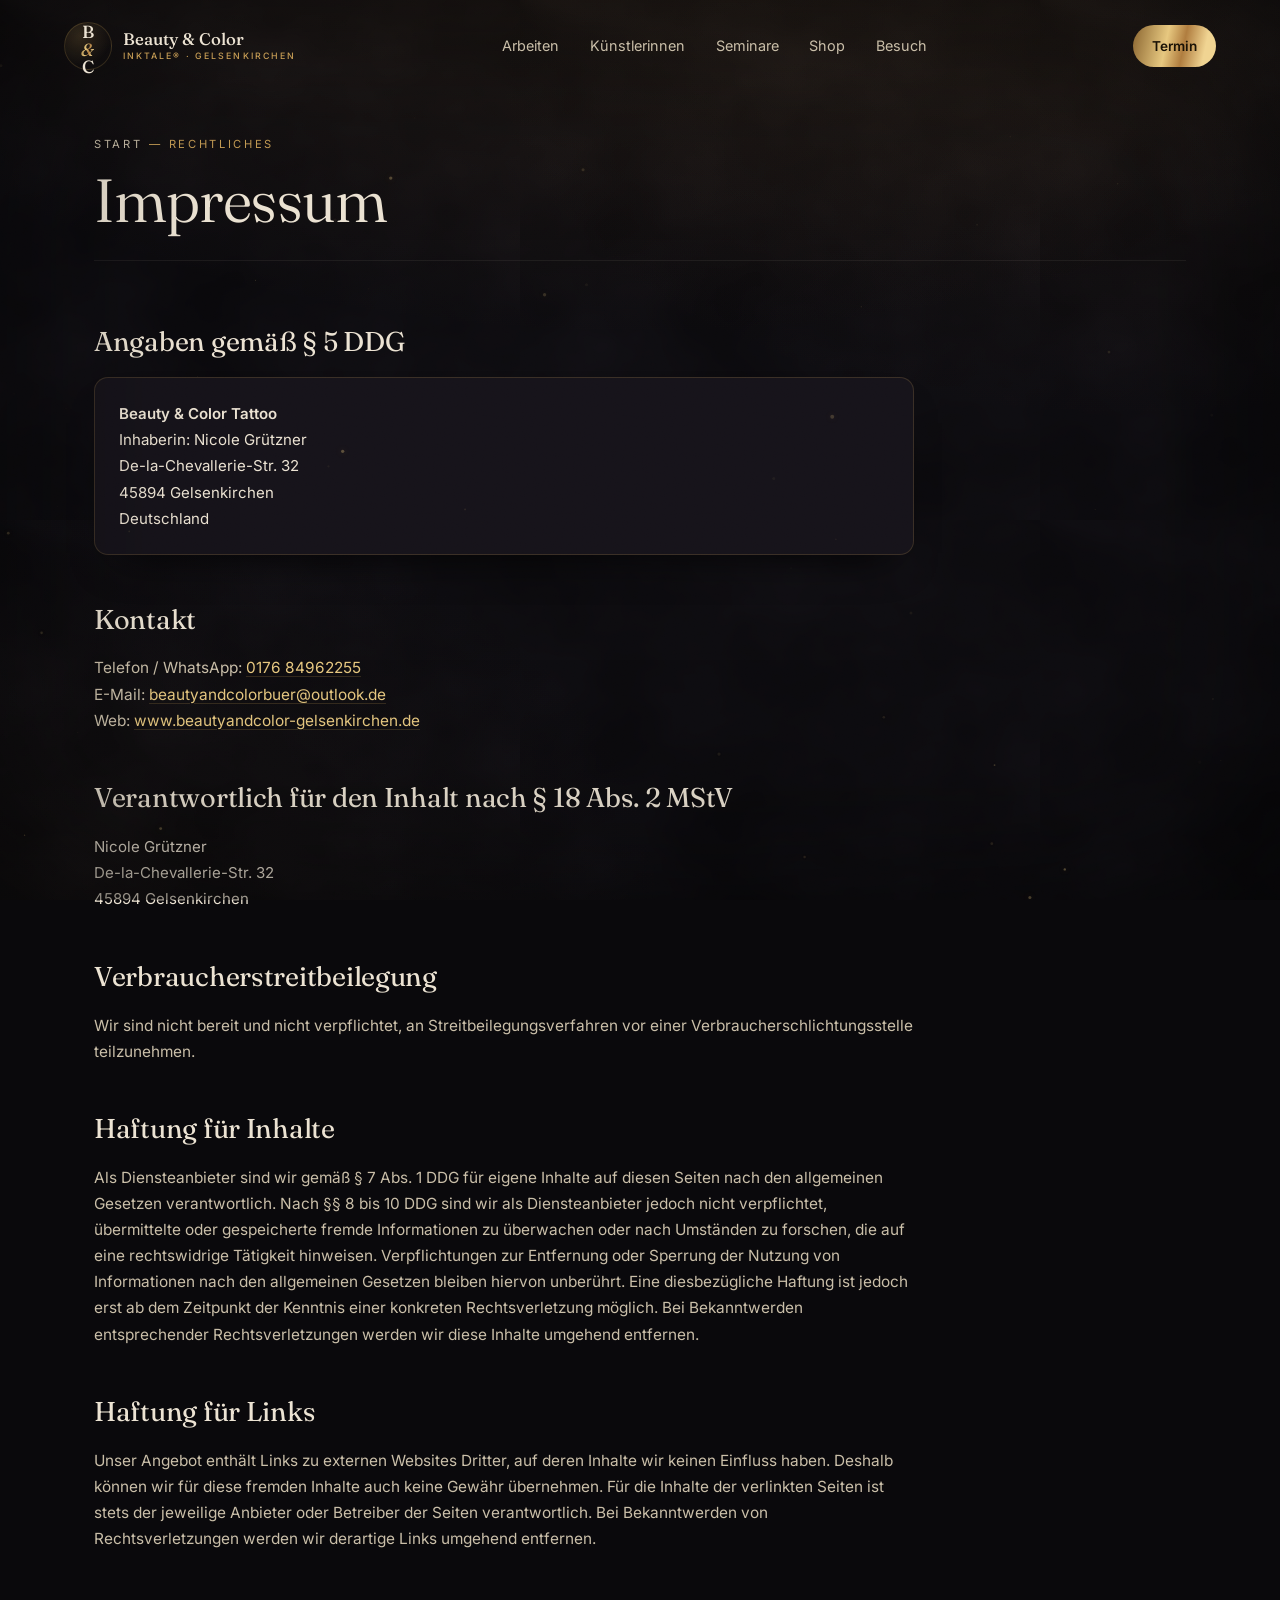
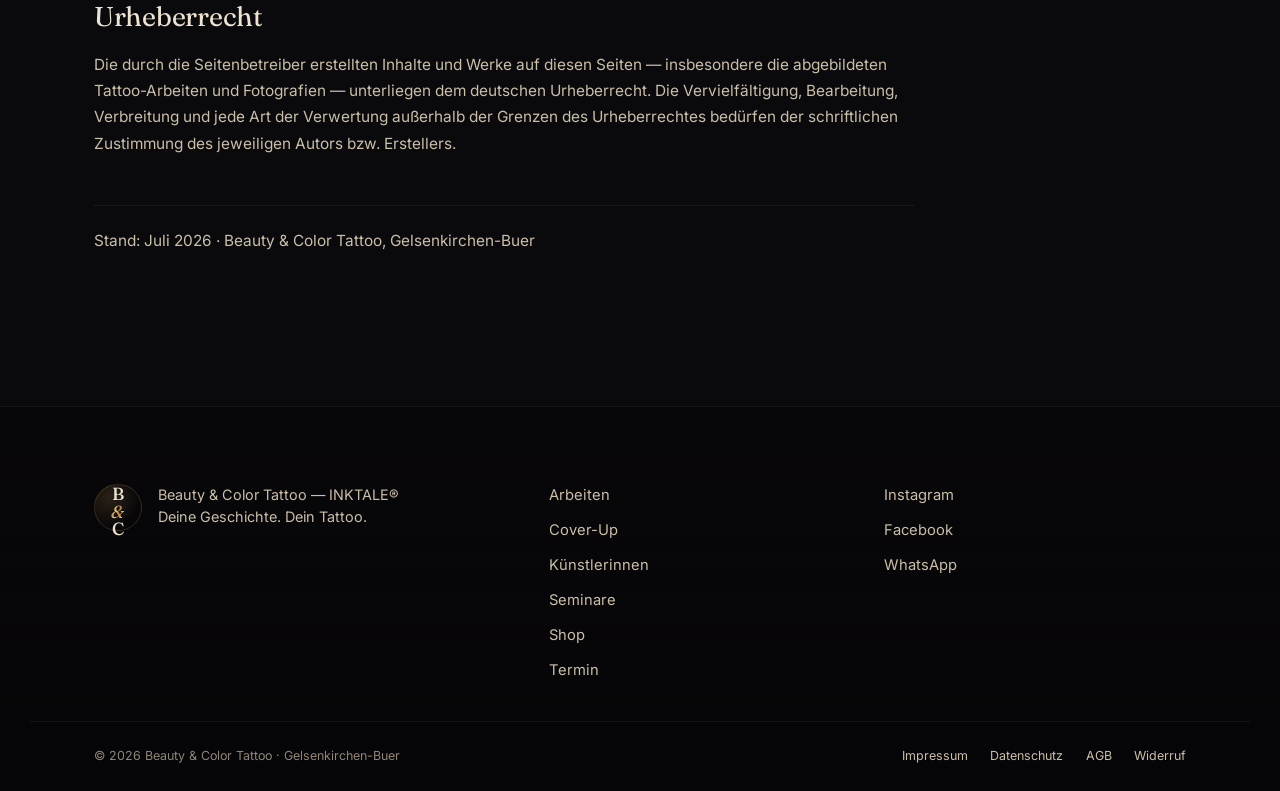
<file: impressum/index.html>
<!DOCTYPE html>
<html lang="de">
<head>
<meta charset="UTF-8">
<meta name="viewport" content="width=device-width, initial-scale=1, viewport-fit=cover">
<meta name="theme-color" content="#0a090c">
<title>Impressum — Beauty &amp; Color Tattoo · Gelsenkirchen</title>
<meta name="description" content="Impressum von Beauty & Color Tattoo (INKTALE®), Tattoo- & Piercingstudio in Gelsenkirchen-Buer.">
<meta name="robots" content="index,follow">
<link rel="canonical" href="https://beauty-color-tattoo-gelsenkirchen.pages.dev/impressum/">
<link rel="icon" href="/favicon.ico" sizes="any">
<link rel="icon" type="image/png" sizes="32x32" href="/assets/web/brand/favicon-32.png">
<link rel="icon" type="image/png" sizes="16x16" href="/assets/web/brand/favicon-16.png">
<link rel="apple-touch-icon" href="/assets/web/brand/apple-touch-icon.png">
<link rel="manifest" href="/manifest.webmanifest">
<meta property="og:type" content="website">
<meta property="og:site_name" content="Beauty &amp; Color Tattoo">
<meta property="og:title" content="Impressum — Beauty &amp; Color Tattoo">
<meta property="og:url" content="https://beauty-color-tattoo-gelsenkirchen.pages.dev/impressum/">
<meta property="og:image" content="https://beauty-color-tattoo-gelsenkirchen.pages.dev/assets/web/brand/og-cover.jpg">
<link rel="stylesheet" href="/assets/css/fonts.css">
<link rel="stylesheet" href="/assets/css/style.css">
<script>document.documentElement.classList.add('js')</script>
</head>
<body class="preload">

<div class="vignette" aria-hidden="true"></div>
<canvas class="dust" id="dust" aria-hidden="true"></canvas>
<div class="grain" aria-hidden="true"></div>

<header class="nav solid" id="nav">
  <a class="nav__brand" href="/" aria-label="Beauty & Color Tattoo — Start">
    <span class="nav__mark">B<em>&amp;</em>C</span>
    <span class="nav__word">Beauty&nbsp;&amp;&nbsp;Color<small>Inktale® · Gelsenkirchen</small></span>
  </a>
  <nav class="nav__links" aria-label="Hauptmenü">
    <a href="/#work">Arbeiten</a>
    <a href="/#artists">Künstlerinnen</a>
    <a href="/seminare/">Seminare</a>
    <a href="/shop/">Shop</a>
    <a href="/#visit">Besuch</a>
  </nav>
  <a href="/#visit" class="btn btn--pill nav__cta">Termin</a>
  <button class="nav__burger" id="burger" aria-label="Menü öffnen" aria-expanded="false"><span></span><span></span></button>
</header>

<div class="menu" id="menu" aria-hidden="true">
  <nav class="menu__inner">
    <a href="/#work"><i>01</i>Arbeiten</a>
    <a href="/#transform"><i>02</i>Cover-Up &amp; Transformation</a>
    <a href="/#artists"><i>03</i>Nicole &amp; Marina</a>
    <a href="/#story"><i>04</i>Mutmacher-Tattoos</a>
    <a href="/#visit"><i>05</i>Besuch &amp; Termin</a>
    <a class="menu__cta" href="https://wa.me/4917684962255" target="_blank" rel="noopener">WhatsApp · 0176 84962255</a>
  </nav>
</div>

<main class="page wrap">
  <div class="page__head">
    <p class="page__crumb"><a href="/">Start</a> — Rechtliches</p>
    <h1>Impressum</h1>
  </div>

  <article class="legal">
    <section>
      <h2>Angaben gemäß § 5 DDG</h2>
      <address class="legal__box">
        <strong>Beauty &amp; Color Tattoo</strong><br>
        Inhaberin: Nicole Grützner<br>
        De-la-Chevallerie-Str. 32<br>
        45894 Gelsenkirchen<br>
        Deutschland
      </address>
    </section>

    <section>
      <h2>Kontakt</h2>
      <p>
        Telefon / WhatsApp: <a href="tel:+4917684962255">0176 84962255</a><br>
        E-Mail: <a href="mailto:beautyandcolorbuer@outlook.de">beautyandcolorbuer@outlook.de</a><br>
        Web: <a href="https://www.beautyandcolor-gelsenkirchen.de" target="_blank" rel="noopener">www.beautyandcolor-gelsenkirchen.de</a>
      </p>
    </section>

    <section>
      <h2>Verantwortlich für den Inhalt nach § 18 Abs. 2 MStV</h2>
      <address>
        Nicole Grützner<br>
        De-la-Chevallerie-Str. 32<br>
        45894 Gelsenkirchen
      </address>
    </section>

    <section>
      <h2>Verbraucherstreitbeilegung</h2>
      <p>Wir sind nicht bereit und nicht verpflichtet, an Streitbeilegungsverfahren vor einer
         Verbraucherschlichtungsstelle teilzunehmen.</p>
    </section>

    <section>
      <h2>Haftung für Inhalte</h2>
      <p>Als Diensteanbieter sind wir gemäß § 7 Abs. 1 DDG für eigene Inhalte auf diesen Seiten
         nach den allgemeinen Gesetzen verantwortlich. Nach §§ 8 bis 10 DDG sind wir als
         Diensteanbieter jedoch nicht verpflichtet, übermittelte oder gespeicherte fremde
         Informationen zu überwachen oder nach Umständen zu forschen, die auf eine rechtswidrige
         Tätigkeit hinweisen. Verpflichtungen zur Entfernung oder Sperrung der Nutzung von
         Informationen nach den allgemeinen Gesetzen bleiben hiervon unberührt. Eine diesbezügliche
         Haftung ist jedoch erst ab dem Zeitpunkt der Kenntnis einer konkreten Rechtsverletzung
         möglich. Bei Bekanntwerden entsprechender Rechtsverletzungen werden wir diese Inhalte
         umgehend entfernen.</p>
    </section>

    <section>
      <h2>Haftung für Links</h2>
      <p>Unser Angebot enthält Links zu externen Websites Dritter, auf deren Inhalte wir keinen
         Einfluss haben. Deshalb können wir für diese fremden Inhalte auch keine Gewähr übernehmen.
         Für die Inhalte der verlinkten Seiten ist stets der jeweilige Anbieter oder Betreiber der
         Seiten verantwortlich. Bei Bekanntwerden von Rechtsverletzungen werden wir derartige Links
         umgehend entfernen.</p>
    </section>

    <section>
      <h2>Urheberrecht</h2>
      <p>Die durch die Seitenbetreiber erstellten Inhalte und Werke auf diesen Seiten — insbesondere
         die abgebildeten Tattoo-Arbeiten und Fotografien — unterliegen dem deutschen Urheberrecht.
         Die Vervielfältigung, Bearbeitung, Verbreitung und jede Art der Verwertung außerhalb der
         Grenzen des Urheberrechtes bedürfen der schriftlichen Zustimmung des jeweiligen Autors bzw.
         Erstellers.</p>
    </section>

    <p class="legal__updated">Stand: Juli 2026 · Beauty &amp; Color Tattoo, Gelsenkirchen-Buer</p>
  </article>
</main>

<footer class="foot">
  <div class="wrap foot__grid">
    <div class="foot__brand">
      <span class="nav__mark">B<em>&amp;</em>C</span>
      <p>Beauty &amp; Color Tattoo — INKTALE®<br>Deine Geschichte. Dein Tattoo.</p>
    </div>
    <nav class="foot__nav">
      <a href="/#work">Arbeiten</a><a href="/#transform">Cover-Up</a>
      <a href="/#artists">Künstlerinnen</a><a href="/seminare/">Seminare</a><a href="/shop/">Shop</a><a href="/#visit">Termin</a>
    </nav>
    <div class="foot__social">
      <a href="https://www.instagram.com/beauty_and_color_tattoo/" target="_blank" rel="noopener">Instagram</a>
      <a href="https://www.facebook.com/Beautyandcolortattoo/" target="_blank" rel="noopener">Facebook</a>
      <a href="https://wa.me/4917684962255" target="_blank" rel="noopener">WhatsApp</a>
    </div>
  </div>
  <div class="wrap foot__base">
    <span>© <span id="yr"></span> Beauty &amp; Color Tattoo · Gelsenkirchen-Buer</span>
    <nav class="foot__legal" aria-label="Rechtliches">
      <a href="/impressum/">Impressum</a>
      <a href="/datenschutz/">Datenschutz</a>
      <a href="/agb/">AGB</a>
      <a href="/widerruf/">Widerruf</a>
    </nav>
  </div>
</footer>

<script src="/assets/js/legal.js" defer></script>
</body>
</html>
</file>
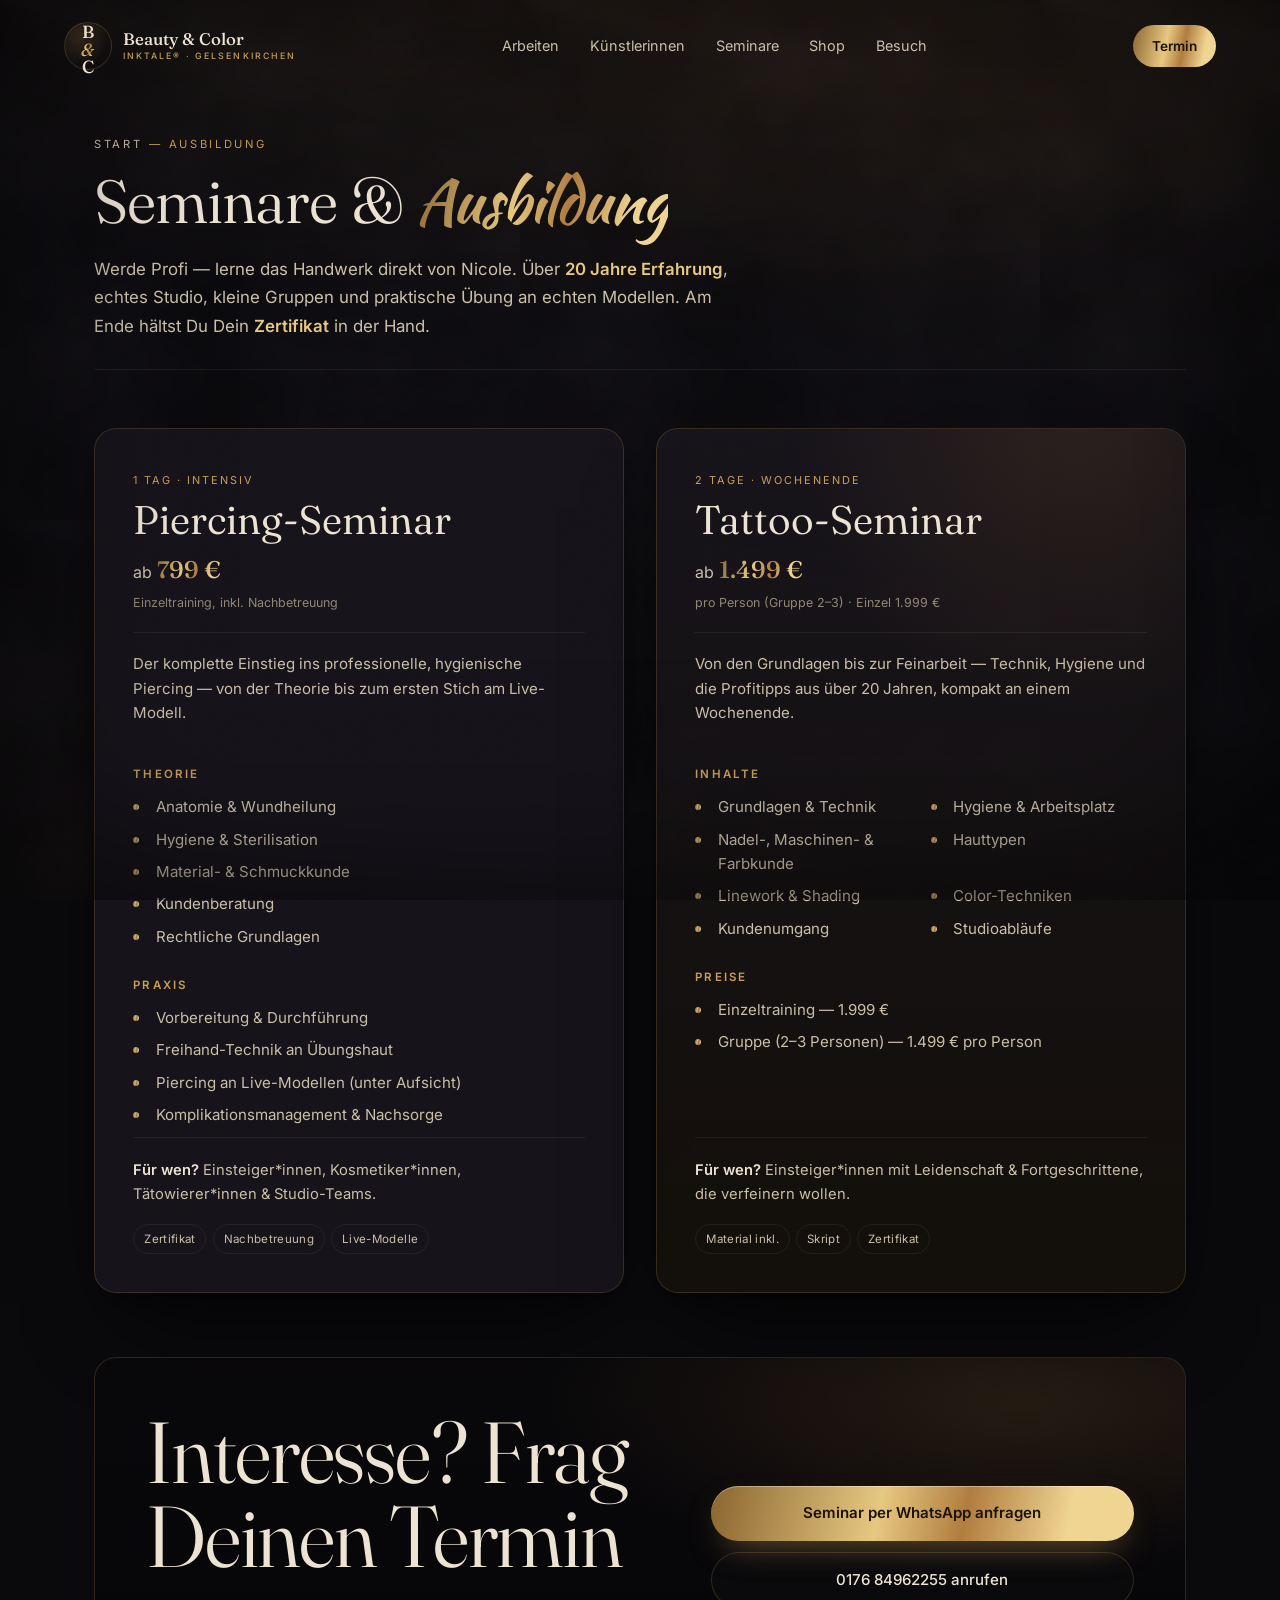
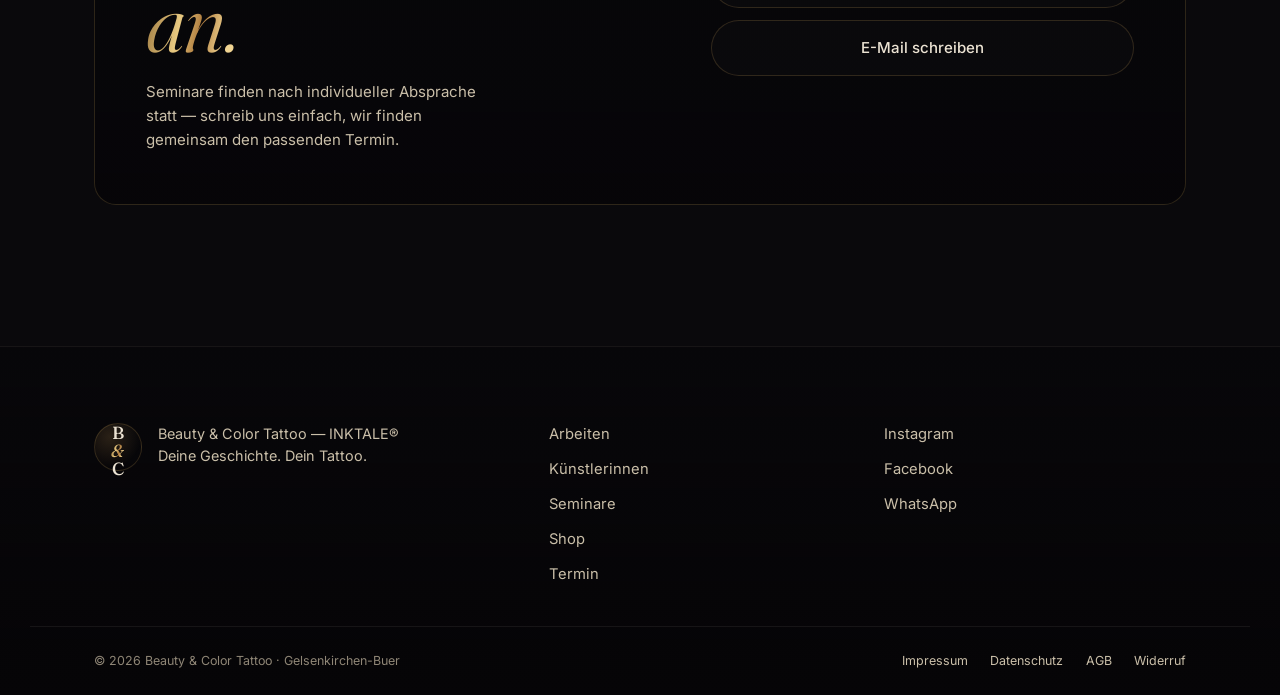
<file: seminare/index.html>
<!DOCTYPE html>
<html lang="de">
<head>
<meta charset="UTF-8">
<meta name="viewport" content="width=device-width, initial-scale=1, viewport-fit=cover">
<meta name="theme-color" content="#0a090c">
<title>Tattoo- &amp; Piercing-Seminare in Gelsenkirchen — Beauty &amp; Color Tattoo</title>
<meta name="description" content="Professionelle Tattoo- & Piercing-Seminare bei Beauty & Color Tattoo in Gelsenkirchen. Mit Zertifikat, Theorie & Praxis an echten Modellen — aus über 20 Jahren Erfahrung von Nicole Grützner.">
<meta name="robots" content="index,follow,max-image-preview:large">
<link rel="canonical" href="https://beauty-color-tattoo-gelsenkirchen.pages.dev/seminare/">
<link rel="icon" href="/favicon.ico" sizes="any">
<link rel="icon" type="image/png" sizes="32x32" href="/assets/web/brand/favicon-32.png">
<link rel="icon" type="image/png" sizes="16x16" href="/assets/web/brand/favicon-16.png">
<link rel="apple-touch-icon" href="/assets/web/brand/apple-touch-icon.png">
<link rel="manifest" href="/manifest.webmanifest">
<meta property="og:type" content="website">
<meta property="og:site_name" content="Beauty &amp; Color Tattoo">
<meta property="og:locale" content="de_DE">
<meta property="og:title" content="Tattoo- &amp; Piercing-Seminare — Beauty &amp; Color Tattoo Gelsenkirchen">
<meta property="og:description" content="Werde Profi: Tattoo- & Piercing-Seminare mit Zertifikat, aus über 20 Jahren Erfahrung.">
<meta property="og:url" content="https://beauty-color-tattoo-gelsenkirchen.pages.dev/seminare/">
<meta property="og:image" content="https://beauty-color-tattoo-gelsenkirchen.pages.dev/assets/web/brand/og-cover.jpg">
<meta name="twitter:card" content="summary_large_image">
<meta name="twitter:title" content="Tattoo- &amp; Piercing-Seminare — Beauty &amp; Color Tattoo">
<meta name="twitter:description" content="Werde Profi: Seminare mit Zertifikat, aus über 20 Jahren Erfahrung.">
<meta name="twitter:image" content="https://beauty-color-tattoo-gelsenkirchen.pages.dev/assets/web/brand/og-cover.jpg">
<link rel="stylesheet" href="/assets/css/fonts.css">
<link rel="stylesheet" href="/assets/css/style.css">
<script>document.documentElement.classList.add('js')</script>
<script type="application/ld+json">
{
  "@context": "https://schema.org",
  "@graph": [
    {
      "@type": "Course",
      "name": "Piercing-Seminar",
      "description": "Eintägiges Intensiv-Seminar: Anatomie & Wundheilung, Hygiene, Material- & Schmuckkunde, Freihand-Technik und Piercing an Live-Modellen unter Aufsicht. Inklusive Zertifikat und Nachbetreuung.",
      "provider": { "@type": "TattooParlor", "name": "Beauty & Color Tattoo", "url": "https://beauty-color-tattoo-gelsenkirchen.pages.dev/" },
      "offers": { "@type": "Offer", "price": "799", "priceCurrency": "EUR", "category": "Einzeltraining" }
    },
    {
      "@type": "Course",
      "name": "Tattoo-Seminar",
      "description": "Zweitägiges Wochenend-Seminar: Grundlagen, Technik, Hygiene, Nadel-/Maschinen-/Farbkunde, Linework, Shading, Color sowie Studioabläufe — aus über 20 Jahren Erfahrung. Inklusive Material, Skript und Zertifikat.",
      "provider": { "@type": "TattooParlor", "name": "Beauty & Color Tattoo", "url": "https://beauty-color-tattoo-gelsenkirchen.pages.dev/" },
      "offers": { "@type": "Offer", "price": "1499", "priceCurrency": "EUR", "category": "Gruppenpreis pro Person" }
    }
  ]
}
</script>
</head>
<body class="preload">

<div class="vignette" aria-hidden="true"></div>
<canvas class="dust" id="dust" aria-hidden="true"></canvas>
<div class="grain" aria-hidden="true"></div>

<header class="nav solid" id="nav">
  <a class="nav__brand" href="/" aria-label="Beauty & Color Tattoo — Start">
    <span class="nav__mark">B<em>&amp;</em>C</span>
    <span class="nav__word">Beauty&nbsp;&amp;&nbsp;Color<small>Inktale® · Gelsenkirchen</small></span>
  </a>
  <nav class="nav__links" aria-label="Hauptmenü">
    <a href="/#work">Arbeiten</a>
    <a href="/#artists">Künstlerinnen</a>
    <a href="/seminare/">Seminare</a>
    <a href="/shop/">Shop</a>
    <a href="/#visit">Besuch</a>
  </nav>
  <a href="/#visit" class="btn btn--pill nav__cta">Termin</a>
  <button class="nav__burger" id="burger" aria-label="Menü öffnen" aria-expanded="false"><span></span><span></span></button>
</header>

<div class="menu" id="menu" aria-hidden="true">
  <nav class="menu__inner">
    <a href="/#work"><i>01</i>Arbeiten</a>
    <a href="/#transform"><i>02</i>Cover-Up &amp; Transformation</a>
    <a href="/#artists"><i>03</i>Nicole &amp; Marina</a>
    <a href="/seminare/"><i>04</i>Seminare &amp; Ausbildung</a>
    <a href="/#visit"><i>05</i>Besuch &amp; Termin</a>
    <a class="menu__cta" href="https://wa.me/4917684962255" target="_blank" rel="noopener">WhatsApp · 0176 84962255</a>
  </nav>
</div>

<main class="page wrap">
  <div class="page__head">
    <p class="page__crumb"><a href="/">Start</a> — Ausbildung</p>
    <h1>Seminare &amp; <span class="scr">Ausbildung</span></h1>
    <p class="seminar__lead">Werde Profi — lerne das Handwerk direkt von Nicole. Über <strong>20 Jahre
      Erfahrung</strong>, echtes Studio, kleine Gruppen und praktische Übung an echten Modellen.
      Am Ende hältst Du Dein <strong>Zertifikat</strong> in der Hand.</p>
  </div>

  <div class="seminar__grid">

    <!-- Piercing -->
    <article class="seminar__card">
      <header class="seminar__top">
        <span class="seminar__meta">1 Tag · Intensiv</span>
        <h2>Piercing-Seminar</h2>
        <p class="seminar__price">ab <strong>799&nbsp;€</strong> <small>Einzeltraining, inkl. Nachbetreuung</small></p>
      </header>
      <p class="seminar__desc">Der komplette Einstieg ins professionelle, hygienische Piercing —
        von der Theorie bis zum ersten Stich am Live-Modell.</p>

      <h3>Theorie</h3>
      <ul class="seminar__list">
        <li>Anatomie &amp; Wundheilung</li>
        <li>Hygiene &amp; Sterilisation</li>
        <li>Material- &amp; Schmuckkunde</li>
        <li>Kundenberatung</li>
        <li>Rechtliche Grundlagen</li>
      </ul>

      <h3>Praxis</h3>
      <ul class="seminar__list">
        <li>Vorbereitung &amp; Durchführung</li>
        <li>Freihand-Technik an Übungshaut</li>
        <li>Piercing an Live-Modellen (unter Aufsicht)</li>
        <li>Komplikationsmanagement &amp; Nachsorge</li>
      </ul>

      <div class="seminar__foot">
        <p class="seminar__for"><b>Für wen?</b> Einsteiger*innen, Kosmetiker*innen, Tätowierer*innen &amp; Studio-Teams.</p>
        <ul class="tags"><li>Zertifikat</li><li>Nachbetreuung</li><li>Live-Modelle</li></ul>
      </div>
    </article>

    <!-- Tattoo -->
    <article class="seminar__card seminar__card--feature">
      <header class="seminar__top">
        <span class="seminar__meta">2 Tage · Wochenende</span>
        <h2>Tattoo-Seminar</h2>
        <p class="seminar__price">ab <strong>1.499&nbsp;€</strong> <small>pro Person (Gruppe 2–3) · Einzel 1.999&nbsp;€</small></p>
      </header>
      <p class="seminar__desc">Von den Grundlagen bis zur Feinarbeit — Technik, Hygiene und die
        Profitipps aus über 20 Jahren, kompakt an einem Wochenende.</p>

      <h3>Inhalte</h3>
      <ul class="seminar__list seminar__list--2col">
        <li>Grundlagen &amp; Technik</li>
        <li>Hygiene &amp; Arbeitsplatz</li>
        <li>Nadel-, Maschinen- &amp; Farbkunde</li>
        <li>Hauttypen</li>
        <li>Linework &amp; Shading</li>
        <li>Color-Techniken</li>
        <li>Kundenumgang</li>
        <li>Studioabläufe</li>
      </ul>

      <h3>Preise</h3>
      <ul class="seminar__list">
        <li>Einzeltraining — 1.999&nbsp;€</li>
        <li>Gruppe (2–3 Personen) — 1.499&nbsp;€ pro Person</li>
      </ul>

      <div class="seminar__foot">
        <p class="seminar__for"><b>Für wen?</b> Einsteiger*innen mit Leidenschaft &amp; Fortgeschrittene, die verfeinern wollen.</p>
        <ul class="tags"><li>Material inkl.</li><li>Skript</li><li>Zertifikat</li></ul>
      </div>
    </article>
  </div>

  <!-- CTA -->
  <section class="seminar__cta">
    <div>
      <h2 class="h-display">Interesse? Frag<br>Deinen Termin <em>an.</em></h2>
      <p>Seminare finden nach individueller Absprache statt — schreib uns einfach, wir finden
        gemeinsam den passenden Termin.</p>
    </div>
    <div class="seminar__cta-btns">
      <a class="btn btn--fill" href="https://wa.me/4917684962255" target="_blank" rel="noopener">Seminar per WhatsApp anfragen</a>
      <a class="btn btn--line" href="tel:+4917684962255">0176 84962255 anrufen</a>
      <a class="btn btn--line" href="mailto:beautyandcolorbuer@outlook.de?subject=Seminar-Anfrage">E-Mail schreiben</a>
    </div>
  </section>
</main>

<footer class="foot">
  <div class="wrap foot__grid">
    <div class="foot__brand">
      <span class="nav__mark">B<em>&amp;</em>C</span>
      <p>Beauty &amp; Color Tattoo — INKTALE®<br>Deine Geschichte. Dein Tattoo.</p>
    </div>
    <nav class="foot__nav">
      <a href="/#work">Arbeiten</a><a href="/#artists">Künstlerinnen</a>
      <a href="/seminare/">Seminare</a><a href="/shop/">Shop</a><a href="/#visit">Termin</a>
    </nav>
    <div class="foot__social">
      <a href="https://www.instagram.com/beauty_and_color_tattoo/" target="_blank" rel="noopener">Instagram</a>
      <a href="https://www.facebook.com/Beautyandcolortattoo/" target="_blank" rel="noopener">Facebook</a>
      <a href="https://wa.me/4917684962255" target="_blank" rel="noopener">WhatsApp</a>
    </div>
  </div>
  <div class="wrap foot__base">
    <span>© <span id="yr"></span> Beauty &amp; Color Tattoo · Gelsenkirchen-Buer</span>
    <nav class="foot__legal" aria-label="Rechtliches">
      <a href="/impressum/">Impressum</a>
      <a href="/datenschutz/">Datenschutz</a>
      <a href="/agb/">AGB</a>
      <a href="/widerruf/">Widerruf</a>
    </nav>
  </div>
</footer>

<script src="/assets/js/legal.js" defer></script>
</body>
</html>
</file>
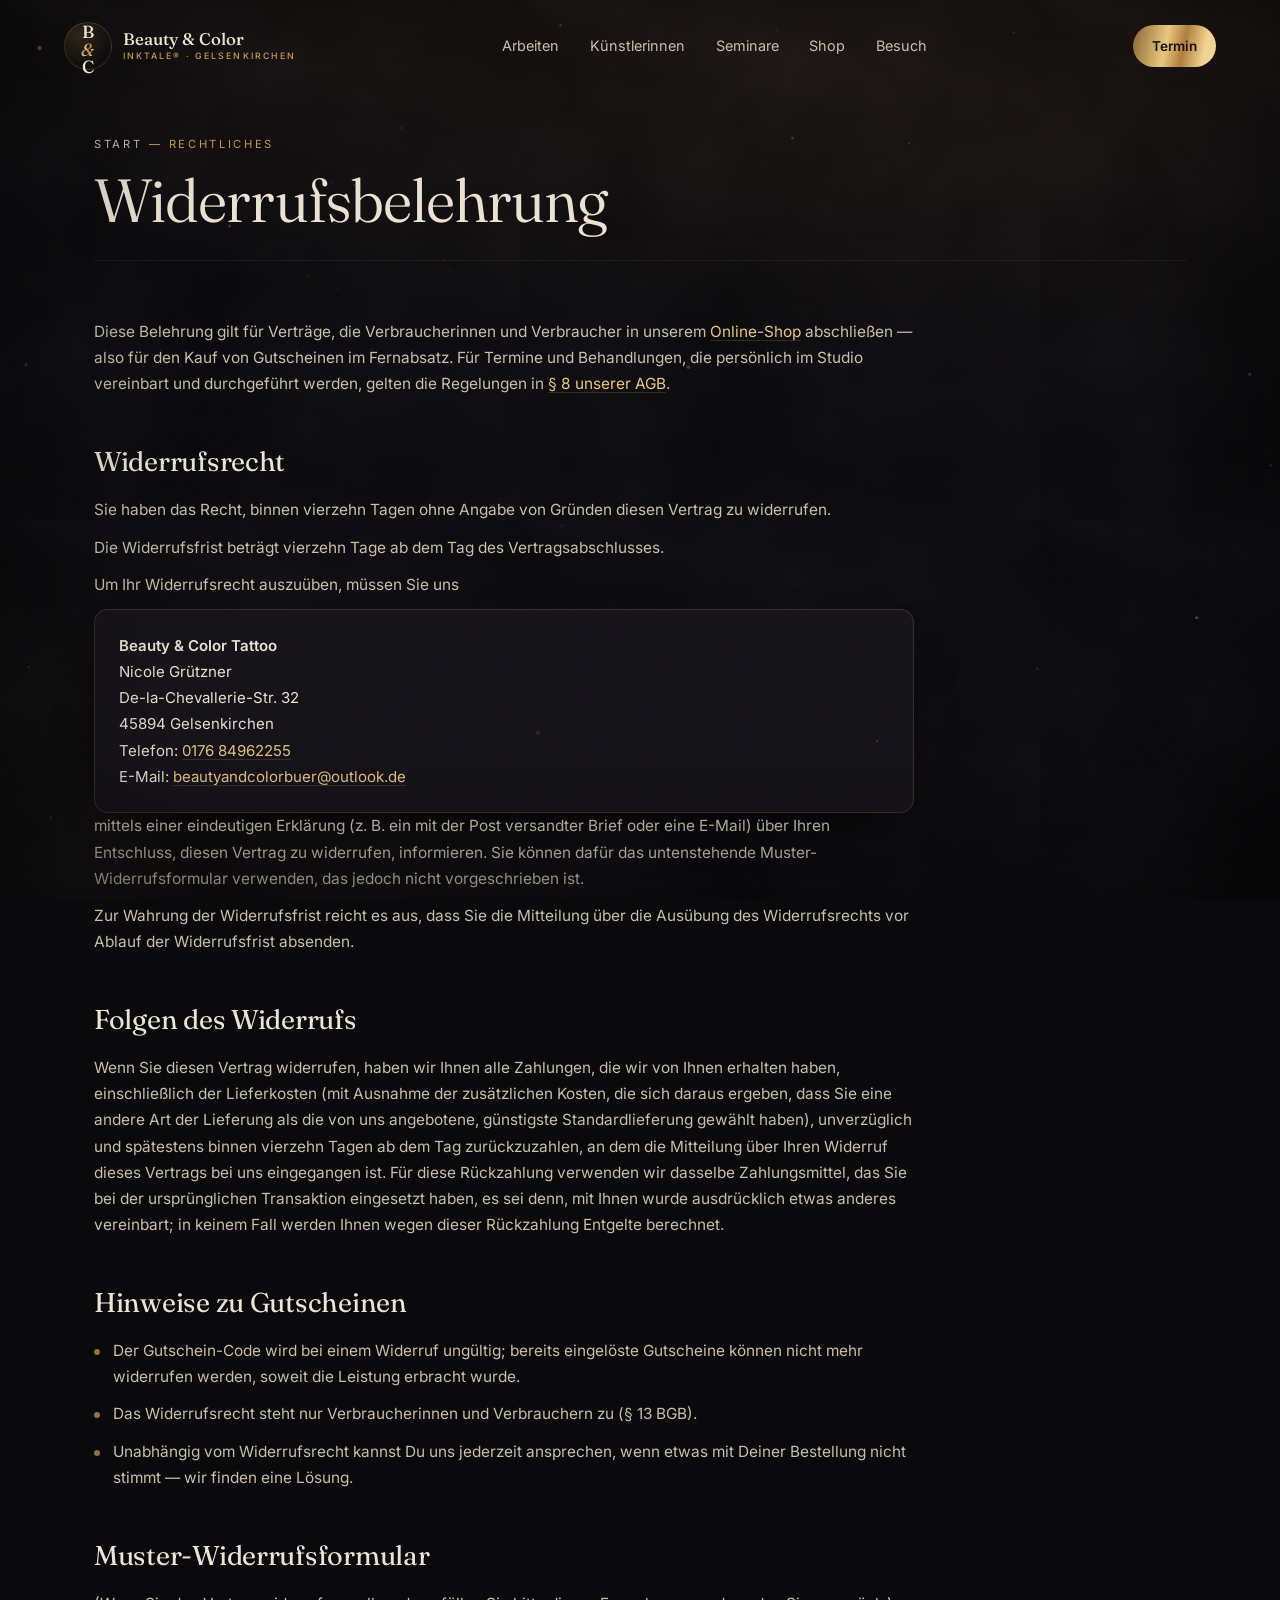
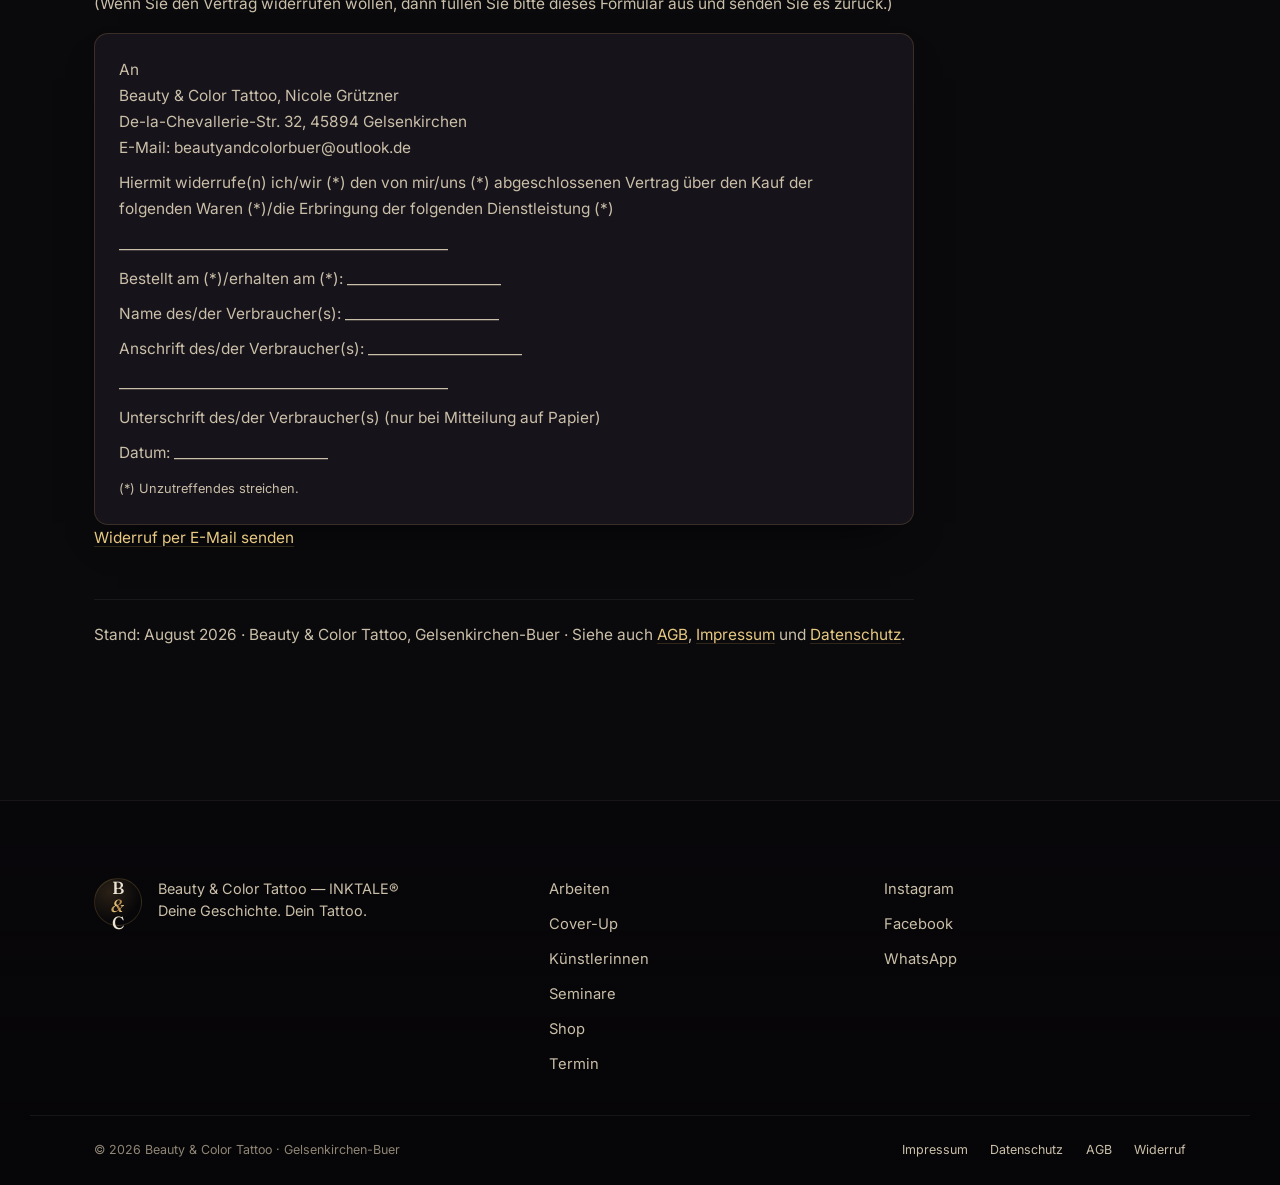
<file: widerruf/index.html>
<!DOCTYPE html>
<!--
  Widerrufsbelehrung + Muster-Widerrufsformular.
  Belehrung und Formular folgen bewusst dem gesetzlichen Muster (Anlage 1 und 2 zu Art. 246a
  § 1 Abs. 2 EGBGB) und sind daher in der Sie-Form gehalten — Abweichungen vom Wortlaut können
  die Gesetzlichkeitsfiktion kosten. VOR DEM VERKAUFSSTART von der Inhaberin prüfen lassen.
-->
<html lang="de">
<head>
<meta charset="UTF-8">
<meta name="viewport" content="width=device-width, initial-scale=1, viewport-fit=cover">
<meta name="theme-color" content="#0a090c">
<title>Widerrufsbelehrung — Beauty &amp; Color Tattoo · Gelsenkirchen</title>
<meta name="description" content="Widerrufsbelehrung und Muster-Widerrufsformular für Gutschein-Bestellungen im Online-Shop von Beauty & Color Tattoo, Gelsenkirchen-Buer.">
<meta name="robots" content="index,follow">
<link rel="canonical" href="https://beauty-color-tattoo-gelsenkirchen.pages.dev/widerruf/">
<link rel="icon" href="/favicon.ico" sizes="any">
<link rel="icon" type="image/png" sizes="32x32" href="/assets/web/brand/favicon-32.png">
<link rel="icon" type="image/png" sizes="16x16" href="/assets/web/brand/favicon-16.png">
<link rel="apple-touch-icon" href="/assets/web/brand/apple-touch-icon.png">
<link rel="manifest" href="/manifest.webmanifest">
<meta property="og:type" content="website">
<meta property="og:site_name" content="Beauty &amp; Color Tattoo">
<meta property="og:title" content="Widerrufsbelehrung — Beauty &amp; Color Tattoo">
<meta property="og:url" content="https://beauty-color-tattoo-gelsenkirchen.pages.dev/widerruf/">
<meta property="og:image" content="https://beauty-color-tattoo-gelsenkirchen.pages.dev/assets/web/brand/og-cover.jpg">
<link rel="stylesheet" href="/assets/css/fonts.css">
<link rel="stylesheet" href="/assets/css/style.css">
<script>document.documentElement.classList.add('js')</script>
</head>
<body class="preload">

<div class="vignette" aria-hidden="true"></div>
<canvas class="dust" id="dust" aria-hidden="true"></canvas>
<div class="grain" aria-hidden="true"></div>

<header class="nav solid" id="nav">
  <a class="nav__brand" href="/" aria-label="Beauty & Color Tattoo — Start">
    <span class="nav__mark">B<em>&amp;</em>C</span>
    <span class="nav__word">Beauty&nbsp;&amp;&nbsp;Color<small>Inktale® · Gelsenkirchen</small></span>
  </a>
  <nav class="nav__links" aria-label="Hauptmenü">
    <a href="/#work">Arbeiten</a>
    <a href="/#artists">Künstlerinnen</a>
    <a href="/seminare/">Seminare</a>
    <a href="/shop/">Shop</a>
    <a href="/#visit">Besuch</a>
  </nav>
  <a href="/#visit" class="btn btn--pill nav__cta">Termin</a>
  <button class="nav__burger" id="burger" aria-label="Menü öffnen" aria-expanded="false"><span></span><span></span></button>
</header>

<div class="menu" id="menu" aria-hidden="true">
  <nav class="menu__inner">
    <a href="/#work"><i>01</i>Arbeiten</a>
    <a href="/#transform"><i>02</i>Cover-Up &amp; Transformation</a>
    <a href="/#artists"><i>03</i>Nicole &amp; Marina</a>
    <a href="/seminare/"><i>04</i>Seminare</a>
    <a href="/shop/"><i>05</i>Shop &amp; Gutscheine</a>
    <a class="menu__cta" href="https://wa.me/4917684962255" target="_blank" rel="noopener">WhatsApp · 0176 84962255</a>
  </nav>
</div>

<main class="page wrap">
  <div class="page__head">
    <p class="page__crumb"><a href="/">Start</a> — Rechtliches</p>
    <h1>Widerrufsbelehrung</h1>
  </div>

  <article class="legal">

    <section>
      <p>Diese Belehrung gilt für Verträge, die Verbraucherinnen und Verbraucher in unserem
         <a href="/shop/">Online-Shop</a> abschließen — also für den Kauf von Gutscheinen im Fernabsatz.
         Für Termine und Behandlungen, die persönlich im Studio vereinbart und durchgeführt werden,
         gelten die Regelungen in <a href="/agb/">§ 8 unserer AGB</a>.</p>
    </section>

    <section>
      <h2>Widerrufsrecht</h2>
      <p>Sie haben das Recht, binnen vierzehn Tagen ohne Angabe von Gründen diesen Vertrag zu
         widerrufen.</p>
      <p>Die Widerrufsfrist beträgt vierzehn Tage ab dem Tag des Vertragsabschlusses.</p>
      <p>Um Ihr Widerrufsrecht auszuüben, müssen Sie uns</p>
      <address class="legal__box">
        <strong>Beauty &amp; Color Tattoo</strong><br>
        Nicole Grützner<br>
        De-la-Chevallerie-Str. 32<br>
        45894 Gelsenkirchen<br>
        Telefon: <a href="tel:+4917684962255">0176 84962255</a><br>
        E-Mail: <a href="mailto:beautyandcolorbuer@outlook.de?subject=Widerruf%20meiner%20Gutschein-Bestellung">beautyandcolorbuer@outlook.de</a>
      </address>
      <p>mittels einer eindeutigen Erklärung (z. B. ein mit der Post versandter Brief oder eine
         E-Mail) über Ihren Entschluss, diesen Vertrag zu widerrufen, informieren. Sie können dafür
         das untenstehende Muster-Widerrufsformular verwenden, das jedoch nicht vorgeschrieben ist.</p>
      <p>Zur Wahrung der Widerrufsfrist reicht es aus, dass Sie die Mitteilung über die Ausübung des
         Widerrufsrechts vor Ablauf der Widerrufsfrist absenden.</p>
    </section>

    <section>
      <h2>Folgen des Widerrufs</h2>
      <p>Wenn Sie diesen Vertrag widerrufen, haben wir Ihnen alle Zahlungen, die wir von Ihnen
         erhalten haben, einschließlich der Lieferkosten (mit Ausnahme der zusätzlichen Kosten, die
         sich daraus ergeben, dass Sie eine andere Art der Lieferung als die von uns angebotene,
         günstigste Standardlieferung gewählt haben), unverzüglich und spätestens binnen vierzehn
         Tagen ab dem Tag zurückzuzahlen, an dem die Mitteilung über Ihren Widerruf dieses Vertrags
         bei uns eingegangen ist. Für diese Rückzahlung verwenden wir dasselbe Zahlungsmittel, das
         Sie bei der ursprünglichen Transaktion eingesetzt haben, es sei denn, mit Ihnen wurde
         ausdrücklich etwas anderes vereinbart; in keinem Fall werden Ihnen wegen dieser Rückzahlung
         Entgelte berechnet.</p>
    </section>

    <section>
      <h2>Hinweise zu Gutscheinen</h2>
      <ul>
        <li>Der Gutschein-Code wird bei einem Widerruf ungültig; bereits eingelöste Gutscheine
            können nicht mehr widerrufen werden, soweit die Leistung erbracht wurde.</li>
        <li>Das Widerrufsrecht steht nur Verbraucherinnen und Verbrauchern zu (§ 13 BGB).</li>
        <li>Unabhängig vom Widerrufsrecht kannst Du uns jederzeit ansprechen, wenn etwas mit Deiner
            Bestellung nicht stimmt — wir finden eine Lösung.</li>
      </ul>
    </section>

    <section>
      <h2>Muster-Widerrufsformular</h2>
      <p>(Wenn Sie den Vertrag widerrufen wollen, dann füllen Sie bitte dieses Formular aus und
         senden Sie es zurück.)</p>
      <div class="legal__box legal__form">
        <p>An<br>
           Beauty &amp; Color Tattoo, Nicole Grützner<br>
           De-la-Chevallerie-Str. 32, 45894 Gelsenkirchen<br>
           E-Mail: beautyandcolorbuer@outlook.de</p>
        <p>Hiermit widerrufe(n) ich/wir (*) den von mir/uns (*) abgeschlossenen Vertrag über den Kauf
           der folgenden Waren (*)/die Erbringung der folgenden Dienstleistung (*)</p>
        <p>_______________________________________________</p>
        <p>Bestellt am (*)/erhalten am (*): ______________________</p>
        <p>Name des/der Verbraucher(s): ______________________</p>
        <p>Anschrift des/der Verbraucher(s): ______________________</p>
        <p>_______________________________________________</p>
        <p>Unterschrift des/der Verbraucher(s) (nur bei Mitteilung auf Papier)</p>
        <p>Datum: ______________________</p>
        <p><small>(*) Unzutreffendes streichen.</small></p>
      </div>
      <p><a href="mailto:beautyandcolorbuer@outlook.de?subject=Widerruf%20meiner%20Gutschein-Bestellung&amp;body=Hiermit%20widerrufe%20ich%20den%20von%20mir%20abgeschlossenen%20Vertrag%20%C3%BCber%20den%20Kauf%20folgender%20Gutscheine%3A%0A%0AGutschein-Code%3A%20%0ABestellt%20am%3A%20%0AName%3A%20%0AAnschrift%3A%20%0ADatum%3A%20">Widerruf per E-Mail senden</a></p>
    </section>

    <p class="legal__updated">Stand: August 2026 · Beauty &amp; Color Tattoo, Gelsenkirchen-Buer ·
       Siehe auch <a href="/agb/">AGB</a>, <a href="/impressum/">Impressum</a> und
       <a href="/datenschutz/">Datenschutz</a>.</p>
  </article>
</main>

<footer class="foot">
  <div class="wrap foot__grid">
    <div class="foot__brand">
      <span class="nav__mark">B<em>&amp;</em>C</span>
      <p>Beauty &amp; Color Tattoo — INKTALE®<br>Deine Geschichte. Dein Tattoo.</p>
    </div>
    <nav class="foot__nav">
      <a href="/#work">Arbeiten</a><a href="/#transform">Cover-Up</a>
      <a href="/#artists">Künstlerinnen</a><a href="/seminare/">Seminare</a><a href="/shop/">Shop</a><a href="/#visit">Termin</a>
    </nav>
    <div class="foot__social">
      <a href="https://www.instagram.com/beauty_and_color_tattoo/" target="_blank" rel="noopener">Instagram</a>
      <a href="https://www.facebook.com/Beautyandcolortattoo/" target="_blank" rel="noopener">Facebook</a>
      <a href="https://wa.me/4917684962255" target="_blank" rel="noopener">WhatsApp</a>
    </div>
  </div>
  <div class="wrap foot__base">
    <span>© <span id="yr"></span> Beauty &amp; Color Tattoo · Gelsenkirchen-Buer</span>
    <nav class="foot__legal" aria-label="Rechtliches">
      <a href="/impressum/">Impressum</a>
      <a href="/datenschutz/">Datenschutz</a>
      <a href="/agb/">AGB</a>
      <a href="/widerruf/">Widerruf</a>
    </nav>
  </div>
</footer>

<script src="/assets/js/legal.js" defer></script>
</body>
</html>
</file>
<file: assets/css/fonts.css>
@font-face{font-family:'Fraunces';font-style:italic;font-weight:300 500;font-display:swap;src:url('../fonts/fraunces-italic-300_500-2886.woff2') format('woff2');unicode-range:U+0100-02BA, U+02BD-02C5, U+02C7-02CC, U+02CE-02D7, U+02DD-02FF, U+0304, U+0308, U+0329, U+1D00-1DBF, U+1E00-1E9F, U+1EF2-1EFF, U+2020, U+20A0-20AB, U+20AD-20C0, U+2113, U+2C60-2C7F, U+A720-A7FF;}
@font-face{font-family:'Fraunces';font-style:italic;font-weight:300 500;font-display:swap;src:url('../fonts/fraunces-italic-300_500-3052.woff2') format('woff2');unicode-range:U+0000-00FF, U+0131, U+0152-0153, U+02BB-02BC, U+02C6, U+02DA, U+02DC, U+0304, U+0308, U+0329, U+2000-206F, U+20AC, U+2122, U+2191, U+2193, U+2212, U+2215, U+FEFF, U+FFFD;}
@font-face{font-family:'Fraunces';font-style:normal;font-weight:300 600;font-display:swap;src:url('../fonts/fraunces-normal-300_600-2886.woff2') format('woff2');unicode-range:U+0100-02BA, U+02BD-02C5, U+02C7-02CC, U+02CE-02D7, U+02DD-02FF, U+0304, U+0308, U+0329, U+1D00-1DBF, U+1E00-1E9F, U+1EF2-1EFF, U+2020, U+20A0-20AB, U+20AD-20C0, U+2113, U+2C60-2C7F, U+A720-A7FF;}
@font-face{font-family:'Fraunces';font-style:normal;font-weight:300 600;font-display:swap;src:url('../fonts/fraunces-normal-300_600-3052.woff2') format('woff2');unicode-range:U+0000-00FF, U+0131, U+0152-0153, U+02BB-02BC, U+02C6, U+02DA, U+02DC, U+0304, U+0308, U+0329, U+2000-206F, U+20AC, U+2122, U+2191, U+2193, U+2212, U+2215, U+FEFF, U+FFFD;}
@font-face{font-family:'Inter';font-style:normal;font-weight:300;font-display:swap;src:url('../fonts/inter-normal-300-2886.woff2') format('woff2');unicode-range:U+0100-02BA, U+02BD-02C5, U+02C7-02CC, U+02CE-02D7, U+02DD-02FF, U+0304, U+0308, U+0329, U+1D00-1DBF, U+1E00-1E9F, U+1EF2-1EFF, U+2020, U+20A0-20AB, U+20AD-20C0, U+2113, U+2C60-2C7F, U+A720-A7FF;}
@font-face{font-family:'Inter';font-style:normal;font-weight:300;font-display:swap;src:url('../fonts/inter-normal-300-3052.woff2') format('woff2');unicode-range:U+0000-00FF, U+0131, U+0152-0153, U+02BB-02BC, U+02C6, U+02DA, U+02DC, U+0304, U+0308, U+0329, U+2000-206F, U+20AC, U+2122, U+2191, U+2193, U+2212, U+2215, U+FEFF, U+FFFD;}
@font-face{font-family:'Inter';font-style:normal;font-weight:400;font-display:swap;src:url('../fonts/inter-normal-400-2886.woff2') format('woff2');unicode-range:U+0100-02BA, U+02BD-02C5, U+02C7-02CC, U+02CE-02D7, U+02DD-02FF, U+0304, U+0308, U+0329, U+1D00-1DBF, U+1E00-1E9F, U+1EF2-1EFF, U+2020, U+20A0-20AB, U+20AD-20C0, U+2113, U+2C60-2C7F, U+A720-A7FF;}
@font-face{font-family:'Inter';font-style:normal;font-weight:400;font-display:swap;src:url('../fonts/inter-normal-400-3052.woff2') format('woff2');unicode-range:U+0000-00FF, U+0131, U+0152-0153, U+02BB-02BC, U+02C6, U+02DA, U+02DC, U+0304, U+0308, U+0329, U+2000-206F, U+20AC, U+2122, U+2191, U+2193, U+2212, U+2215, U+FEFF, U+FFFD;}
@font-face{font-family:'Inter';font-style:normal;font-weight:500;font-display:swap;src:url('../fonts/inter-normal-500-2886.woff2') format('woff2');unicode-range:U+0100-02BA, U+02BD-02C5, U+02C7-02CC, U+02CE-02D7, U+02DD-02FF, U+0304, U+0308, U+0329, U+1D00-1DBF, U+1E00-1E9F, U+1EF2-1EFF, U+2020, U+20A0-20AB, U+20AD-20C0, U+2113, U+2C60-2C7F, U+A720-A7FF;}
@font-face{font-family:'Inter';font-style:normal;font-weight:500;font-display:swap;src:url('../fonts/inter-normal-500-3052.woff2') format('woff2');unicode-range:U+0000-00FF, U+0131, U+0152-0153, U+02BB-02BC, U+02C6, U+02DA, U+02DC, U+0304, U+0308, U+0329, U+2000-206F, U+20AC, U+2122, U+2191, U+2193, U+2212, U+2215, U+FEFF, U+FFFD;}
@font-face{font-family:'Inter';font-style:normal;font-weight:600;font-display:swap;src:url('../fonts/inter-normal-600-2886.woff2') format('woff2');unicode-range:U+0100-02BA, U+02BD-02C5, U+02C7-02CC, U+02CE-02D7, U+02DD-02FF, U+0304, U+0308, U+0329, U+1D00-1DBF, U+1E00-1E9F, U+1EF2-1EFF, U+2020, U+20A0-20AB, U+20AD-20C0, U+2113, U+2C60-2C7F, U+A720-A7FF;}
@font-face{font-family:'Inter';font-style:normal;font-weight:600;font-display:swap;src:url('../fonts/inter-normal-600-3052.woff2') format('woff2');unicode-range:U+0000-00FF, U+0131, U+0152-0153, U+02BB-02BC, U+02C6, U+02DA, U+02DC, U+0304, U+0308, U+0329, U+2000-206F, U+20AC, U+2122, U+2191, U+2193, U+2212, U+2215, U+FEFF, U+FFFD;}
@font-face{font-family:'Kaushan Script';font-style:normal;font-weight:400;font-display:swap;src:url('../fonts/kaushan-script-normal-400-2886.woff2') format('woff2');unicode-range:U+0100-02BA, U+02BD-02C5, U+02C7-02CC, U+02CE-02D7, U+02DD-02FF, U+0304, U+0308, U+0329, U+1D00-1DBF, U+1E00-1E9F, U+1EF2-1EFF, U+2020, U+20A0-20AB, U+20AD-20C0, U+2113, U+2C60-2C7F, U+A720-A7FF;}
@font-face{font-family:'Kaushan Script';font-style:normal;font-weight:400;font-display:swap;src:url('../fonts/kaushan-script-normal-400-3052.woff2') format('woff2');unicode-range:U+0000-00FF, U+0131, U+0152-0153, U+02BB-02BC, U+02C6, U+02DA, U+02DC, U+0304, U+0308, U+0329, U+2000-206F, U+20AC, U+2122, U+2191, U+2193, U+2212, U+2215, U+FEFF, U+FFFD;}
</file>
<file: assets/css/style.css>
/* ============================================================
   BEAUTY & COLOR TATTOO — Ruhrpott industrial / black & antique gold
   Dark concrete · brushed metal · molten gold · cinematic light
   ============================================================ */
:root{
  --black:#0a090c;      --panel:#100e13;     --panel-2:#16131a;
  --surface:#1d1922;    --surface-2:#241f2a; --metal:#2a2530;
  --bone:#ece3d3;       --bone-2:#cabfa9;    --mute:#8f8676;
  --bronze:#a9713b;     --gold:#c99f56;      --gold-lt:#e7c880;  --gold-deep:#7c5a2c;
  --line:rgba(201,159,86,.20);
  --line-soft:rgba(236,227,211,.07);
  --gold-grad:linear-gradient(102deg,#8a6530 0%,#e7c880 40%,#b07d3f 60%,#f0d492 84%);
  --shadow:0 46px 90px -34px rgba(0,0,0,.9), 0 8px 26px -12px rgba(0,0,0,.7);
  --shadow-sm:0 22px 44px -24px rgba(0,0,0,.85);
  --glow:0 0 0 1px var(--line), 0 30px 60px -30px rgba(0,0,0,.9);
  --r:14px; --r-lg:22px;
  --ff-disp:"Fraunces",Georgia,serif;
  --ff-sans:"Inter",system-ui,-apple-system,"Segoe UI",sans-serif;
  --ff-scr:"Kaushan Script",cursive;
  --wrap:1220px; --pad:clamp(20px,5vw,64px);
  --sec:clamp(76px,11vw,156px);
}
*{margin:0;padding:0;box-sizing:border-box}
html{-webkit-text-size-adjust:100%}
body{
  font-family:var(--ff-sans);background:var(--black);color:var(--bone);
  font-size:clamp(15px,1.05vw,17px);line-height:1.62;
  -webkit-font-smoothing:antialiased;overflow-x:hidden;position:relative;
}
body.nav-open{overflow:hidden}
img{display:block;max-width:100%}
a{color:inherit;text-decoration:none}
button{font-family:inherit;cursor:pointer;border:none;background:none;color:inherit}
::selection{background:var(--gold);color:#17120a}
.wrap{width:min(var(--wrap),100%);margin-inline:auto;padding-inline:var(--pad);position:relative}

/* ---------- atmosphere: concrete · lighting · vignette · dust · grain ---------- */
body::before{content:"";position:fixed;inset:0;z-index:0;pointer-events:none;
  background:
   radial-gradient(120% 85% at 50% -12%, rgba(120,86,44,.16), transparent 58%),
   radial-gradient(90% 70% at 88% 8%, rgba(90,64,34,.10), transparent 55%),
   radial-gradient(80% 80% at 8% 100%, rgba(60,46,28,.10), transparent 55%),
   var(--black);}
body::after{content:"";position:fixed;inset:0;z-index:0;pointer-events:none;opacity:.5;
  mix-blend-mode:soft-light;
  background-image:url("data:image/svg+xml,%3Csvg xmlns='http://www.w3.org/2000/svg' width='300' height='300'%3E%3Cfilter id='c'%3E%3CfeTurbulence type='fractalNoise' baseFrequency='.012 .016' numOctaves='4' seed='7'/%3E%3CfeColorMatrix type='saturate' values='0'/%3E%3C/filter%3E%3Crect width='100%25' height='100%25' filter='url(%23c)'/%3E%3C/svg%3E");
  background-size:520px 520px;}
.vignette{position:fixed;inset:0;z-index:6;pointer-events:none;
  background:radial-gradient(130% 100% at 50% 42%, transparent 52%, rgba(0,0,0,.5) 100%);
  box-shadow:inset 0 0 200px rgba(0,0,0,.55);}
.grain{position:fixed;inset:0;z-index:7;pointer-events:none;opacity:.05;mix-blend-mode:overlay;
  background-image:url("data:image/svg+xml,%3Csvg xmlns='http://www.w3.org/2000/svg' width='140' height='140'%3E%3Cfilter id='n'%3E%3CfeTurbulence type='fractalNoise' baseFrequency='.9' numOctaves='2'/%3E%3C/filter%3E%3Crect width='100%25' height='100%25' filter='url(%23n)'/%3E%3C/svg%3E")}
.dust{position:fixed;inset:0;z-index:8;pointer-events:none;opacity:.55}
main,.foot{position:relative;z-index:1}

/* ---------- typography ---------- */
.h-display{font-family:var(--ff-disp);font-weight:340;line-height:.98;color:var(--bone);
  font-size:clamp(2.4rem,7.2vw,5.4rem);letter-spacing:-.015em;font-optical-sizing:auto}
.h-display em{font-style:italic;
  background:var(--gold-grad);-webkit-background-clip:text;background-clip:text;color:transparent}
.scr{font-family:var(--ff-scr);font-weight:400;font-style:normal;
  background:var(--gold-grad);-webkit-background-clip:text;background-clip:text;color:transparent}
.kicker{font-size:.7rem;letter-spacing:.34em;text-transform:uppercase;
  color:var(--gold);font-weight:500;margin-bottom:1.1rem;display:flex;align-items:center;gap:.7em}
.kicker::before{content:"";width:30px;height:1px;background:linear-gradient(90deg,var(--gold),transparent)}
.is-serif{font-family:var(--ff-disp)}

/* ---------- buttons ---------- */
.btn{display:inline-flex;align-items:center;justify-content:center;gap:.55em;font-weight:500;font-size:.94rem;
  padding:1em 1.75em;border-radius:100px;transition:.4s cubic-bezier(.2,.7,.2,1);white-space:nowrap;position:relative;overflow:hidden}
.btn__arr{transition:transform .4s}
.btn--fill{background:var(--gold-grad);color:#1a1206;font-weight:600;
  box-shadow:0 14px 34px -14px rgba(201,159,86,.6),inset 0 1px 0 rgba(255,255,255,.35)}
.btn--fill:hover{transform:translateY(-2px);box-shadow:0 20px 42px -14px rgba(201,159,86,.8),inset 0 1px 0 rgba(255,255,255,.45)}
.btn--line{border:1px solid var(--line);color:var(--bone);background:rgba(255,255,255,.015)}
.btn--line:hover{border-color:var(--gold);color:var(--gold-lt);background:rgba(201,159,86,.08)}
.btn--line:hover .btn__arr{transform:translateX(4px)}
.btn--pill{background:var(--gold-grad);color:#1a1206;font-weight:600;padding:.72em 1.4em;font-size:.85rem}
.btn--pill:hover{filter:brightness(1.08)}
.btn--wa{background:var(--surface);color:var(--bone);border:1px solid rgba(37,211,102,.5)}
.btn--wa svg{flex:none;color:#25d366;transition:color .4s}
.btn--wa:hover{background:#1faa52;color:#0a1f10;border-color:#1faa52;transform:translateY(-2px)}
.btn--wa:hover svg{color:#0a1f10}

/* ============================================================
   NAV
   ============================================================ */
.nav{position:fixed;top:0;left:0;right:0;z-index:40;display:flex;align-items:center;
  justify-content:space-between;gap:1rem;padding:clamp(14px,2vw,22px) var(--pad);
  transition:background .5s,box-shadow .5s,padding .5s,border-color .5s;border-bottom:1px solid transparent}
.nav.solid{padding-block:12px;border-bottom:1px solid var(--line-soft);
  background:linear-gradient(180deg,rgba(12,11,15,.92),rgba(12,11,15,.72));backdrop-filter:blur(16px) saturate(1.1);
  background-image:linear-gradient(180deg,rgba(12,11,15,.92),rgba(12,11,15,.72)),
    repeating-linear-gradient(90deg,rgba(255,255,255,.014) 0 1px,transparent 1px 3px)}
.nav__brand{display:flex;align-items:center;gap:.7rem}
.nav__mark{font-family:var(--ff-disp);font-weight:500;font-size:1.1rem;letter-spacing:.02em;color:var(--bone);
  border:1px solid var(--line);border-radius:50%;width:2.7em;height:2.7em;display:grid;place-items:center;line-height:1;
  background:radial-gradient(circle at 32% 28%,rgba(201,159,86,.18),transparent 70%)}
.nav__mark em{font-style:italic;
  background:var(--gold-grad);-webkit-background-clip:text;background-clip:text;color:transparent;margin:0 .04em}
.nav__word{font-family:var(--ff-disp);font-size:1.05rem;font-weight:500;line-height:1;display:flex;flex-direction:column;gap:.25em;color:var(--bone)}
.nav__word small{font-family:var(--ff-sans);font-size:.55rem;letter-spacing:.24em;text-transform:uppercase;color:var(--gold);font-weight:500}
.nav__links{display:flex;gap:clamp(1rem,2.4vw,2.3rem)}
.nav__links a{font-size:.9rem;color:var(--bone-2);position:relative;padding:.2em 0;white-space:nowrap}
.nav__links a::after{content:"";position:absolute;left:0;bottom:-2px;width:0;height:1px;background:var(--gold);transition:width .35s}
.nav__links a:hover{color:var(--bone)}
.nav__links a:hover::after{width:100%}
.nav__cta{align-self:center}
.nav__burger{display:none;flex-direction:column;gap:5px;width:38px;height:38px;align-items:center;justify-content:center;
  border:1px solid var(--line);border-radius:10px}
.nav__burger span{width:18px;height:1.5px;background:var(--gold);transition:.35s}

/* mobile menu */
.menu{position:fixed;inset:0;z-index:39;transform:translateY(-100%);
  transition:transform .6s cubic-bezier(.7,0,.2,1);display:flex;align-items:center;padding:var(--pad);
  background:linear-gradient(180deg,#0c0b0f,#100d14);}
.menu::before{content:"";position:absolute;inset:0;pointer-events:none;
  background:radial-gradient(90% 60% at 80% 10%,rgba(120,86,44,.16),transparent 60%)}
.menu.open{transform:translateY(0)}
.menu__inner{display:flex;flex-direction:column;gap:.2rem;width:100%;position:relative}
.menu__inner a{font-family:var(--ff-disp);font-size:clamp(1.8rem,8vw,3rem);font-weight:340;color:var(--bone);
  display:flex;align-items:baseline;gap:1rem;padding:.4rem 0;border-bottom:1px solid var(--line-soft)}
.menu__inner a i{font-family:var(--ff-sans);font-size:.7rem;font-style:normal;letter-spacing:.2em;color:var(--gold)}
.menu__cta{border:none!important;margin-top:1.4rem;font-family:var(--ff-sans)!important;font-size:1rem!important;
  color:var(--gold)!important;letter-spacing:.02em}

/* ============================================================
   HERO — INK BLOOM (molten gold in dark water)
   ============================================================ */
.hero{position:relative;min-height:100svh;display:flex;align-items:flex-end;overflow:hidden;background:var(--black)}
.hero__canvas{position:absolute;inset:0;width:100%;height:100%;z-index:2;display:block}
.hero__photo{position:absolute;inset:0;z-index:1;opacity:0;transform:scale(1.08)}
.hero__photo img{width:100%;height:100%;object-fit:cover;object-position:50% 35%;filter:contrast(1.05) saturate(.92) brightness(.82)}
.hero__veil{position:absolute;inset:0;background:
  linear-gradient(180deg,rgba(8,7,10,.5) 0%,rgba(8,7,10,.15) 34%,rgba(8,7,10,.82) 100%),
  radial-gradient(120% 90% at 85% 8%,rgba(150,104,50,.28),transparent 55%),
  radial-gradient(120% 90% at 12% 105%,rgba(0,0,0,.5),transparent 60%)}
.hero.revealed .hero__canvas{opacity:0;transition:opacity 1.1s ease;pointer-events:none}
.hero.revealed .hero__photo{opacity:1;transform:scale(1);transition:opacity 1.3s ease,transform 8s ease}

.hero__content{position:relative;z-index:4;padding:0 var(--pad) clamp(88px,12vh,132px);
  width:min(var(--wrap),100%);margin-inline:auto;max-width:960px}
.hero__eyebrow{font-size:.7rem;letter-spacing:.32em;text-transform:uppercase;font-weight:500;color:var(--gold);margin-bottom:1.4rem}
.hero__title{font-family:var(--ff-disp);font-weight:330;line-height:.94;letter-spacing:-.02em;color:var(--bone);
  font-size:clamp(3rem,11.5vw,8rem);font-optical-sizing:auto;text-shadow:0 8px 40px rgba(0,0,0,.6)}
.hero__title span{display:block}
.hero__title em{font-style:italic;
  background:var(--gold-grad);-webkit-background-clip:text;background-clip:text;color:transparent}
.hero__sub{max-width:46ch;margin:1.7rem 0 2.3rem;font-size:clamp(1rem,1.5vw,1.16rem);color:var(--bone-2);text-shadow:0 2px 20px rgba(0,0,0,.6)}
.hero__sub strong{color:var(--bone);font-weight:600}
.hero__cta{display:flex;gap:.8rem;flex-wrap:wrap}
/* text reveal (CSS class based) */
.js .hero__content [data-h]{opacity:0;transform:translateY(32px);
  transition:opacity 1s cubic-bezier(.2,.7,.2,1),transform 1s cubic-bezier(.2,.7,.2,1)}
.hero.text-in [data-h]{opacity:1;transform:none}

.hero__scroll{position:absolute;z-index:4;bottom:26px;left:50%;transform:translateX(-50%);
  display:flex;flex-direction:column;align-items:center;gap:8px;color:var(--bone-2);
  font-size:.62rem;letter-spacing:.28em;text-transform:uppercase}
.hero__scrolldot{width:1px;height:40px;background:rgba(236,227,211,.25);position:relative;overflow:hidden}
.hero__scrolldot::after{content:"";position:absolute;top:-40%;left:0;width:100%;height:45%;background:var(--gold);animation:scrolldot 1.9s cubic-bezier(.7,0,.3,1) infinite}
@keyframes scrolldot{0%{top:-45%}60%,100%{top:120%}}
.hero__loader{position:absolute;z-index:5;left:0;bottom:0;height:2px;width:100%;background:transparent}
.hero__loader span{display:block;height:100%;width:0;background:linear-gradient(90deg,var(--bronze),var(--gold-lt));box-shadow:0 0 14px rgba(201,159,86,.6);transition:width .3s}

/* ============================================================
   ETHOS
   ============================================================ */
.ethos{padding-top:clamp(56px,8vw,96px);position:relative}
.ethos__marquee{overflow:hidden;border-block:1px solid var(--line-soft);padding:.75rem 0;
  -webkit-mask:linear-gradient(90deg,transparent,#000 9%,#000 91%,transparent);mask:linear-gradient(90deg,transparent,#000 9%,#000 91%,transparent)}
.ethos__track{display:inline-flex;align-items:center;gap:1.4rem;white-space:nowrap;
  font-family:var(--ff-disp);font-style:italic;font-size:clamp(1.5rem,4vw,2.5rem);color:var(--bone);animation:marq 28s linear infinite}
.ethos__track .scr{font-style:normal;font-size:1.32em;line-height:1}
.ethos__track i{color:var(--gold);font-size:.5em;font-style:normal}
@keyframes marq{to{transform:translateX(-50%)}}
.ethos__grid{display:grid;grid-template-columns:1.3fr 1fr;gap:clamp(2rem,6vw,5rem);align-items:end;padding-top:var(--sec);padding-bottom:var(--sec)}
.ethos__lead{font-family:var(--ff-disp);font-weight:330;font-size:clamp(1.5rem,3.2vw,2.5rem);line-height:1.24;letter-spacing:-.01em;color:var(--bone)}
.ethos__lead em{font-style:italic;
  background:var(--gold-grad);-webkit-background-clip:text;background-clip:text;color:transparent}
.ethos__stats{list-style:none;display:grid;grid-template-columns:1fr 1fr;gap:1.6rem 1.2rem}
.ethos__stats li{border-top:1px solid var(--line);padding-top:.9rem}
.ethos__stats b{font-family:var(--ff-disp);font-weight:400;font-size:clamp(2.2rem,4.5vw,3.4rem);display:block;line-height:1;
  background:var(--gold-grad);-webkit-background-clip:text;background-clip:text;color:transparent}
.ethos__stats b.is-word{font-family:var(--ff-scr);font-size:clamp(1.8rem,3.4vw,2.4rem);line-height:.95}
.ethos__stats span{font-size:.76rem;letter-spacing:.05em;color:var(--mute);margin-top:.45rem;display:block}

/* ============================================================
   GALLERY
   ============================================================ */
.work{padding-block:var(--sec);position:relative}
.work::before{content:"";position:absolute;inset:0;pointer-events:none;
  background:radial-gradient(80% 50% at 50% 0%,rgba(120,86,44,.10),transparent 60%)}
.work__head{display:flex;justify-content:space-between;align-items:flex-end;gap:2rem;flex-wrap:wrap}
.work__note{max-width:34ch;color:var(--bone-2);font-size:.95rem}
.filters{display:flex;flex-wrap:wrap;gap:.5rem;margin:clamp(2rem,4vw,3rem) auto clamp(1.6rem,3vw,2.4rem)}
.filters button{font-size:.85rem;padding:.62em 1.2em;border-radius:100px;border:1px solid var(--line-soft);color:var(--bone-2);transition:.3s;background:rgba(255,255,255,.015)}
.filters button:hover{border-color:var(--gold);color:var(--gold-lt)}
.filters button.on{background:var(--gold-grad);color:#1a1206;border-color:transparent;font-weight:600}

.gallery{width:min(var(--wrap),100%);margin-inline:auto;padding-inline:var(--pad);columns:3;column-gap:clamp(10px,1.4vw,18px)}
.card{display:block;width:100%;text-align:left;break-inside:avoid;margin-bottom:clamp(10px,1.4vw,18px);
  position:relative;overflow:hidden;border-radius:var(--r);cursor:pointer;background:var(--panel-2);
  box-shadow:var(--shadow-sm);border:1px solid var(--line-soft);transition:border-color .5s,box-shadow .5s,transform .5s}
.card::after{content:"";position:absolute;inset:0;pointer-events:none;box-shadow:inset 0 -60px 60px -30px rgba(0,0,0,.5);border-radius:inherit}
.card img{position:absolute;inset:0;width:100%;height:100%;object-fit:cover;filter:brightness(.94) contrast(1.04);
  transition:transform .9s cubic-bezier(.2,.7,.2,1),filter .6s;will-change:transform}
.card:hover{border-color:var(--line);transform:translateY(-4px);box-shadow:var(--shadow),0 0 0 1px var(--line),0 24px 50px -20px rgba(120,86,44,.35)}
.card:hover img{transform:scale(1.06);filter:brightness(1.04) contrast(1.05)}
.card__meta{position:absolute;left:0;right:0;bottom:0;padding:1.1rem 1.1rem .95rem;z-index:2;
  display:flex;flex-direction:column;gap:.15rem;color:var(--bone);
  background:linear-gradient(0deg,rgba(6,5,8,.85),transparent);opacity:0;transform:translateY(8px);transition:.45s}
.card:hover .card__meta{opacity:1;transform:none}
.card__meta b{font-family:var(--ff-disp);font-weight:400;font-size:1.15rem;font-style:italic;color:var(--gold-lt)}
.card__meta span{font-size:.78rem;color:var(--bone-2)}
.card__cat{position:absolute;top:.85rem;left:.85rem;z-index:2;font-size:.6rem;letter-spacing:.16em;text-transform:uppercase;
  background:rgba(10,9,12,.7);color:var(--gold);border:1px solid var(--line);padding:.4em .7em;border-radius:100px;opacity:0;transition:.4s;backdrop-filter:blur(4px)}
.card:hover .card__cat{opacity:1}
.card.hide{display:none}
.work__more{text-align:center;margin-top:clamp(2rem,4vw,3rem)}

/* ============================================================
   TRANSFORM / COVER-UP
   ============================================================ */
.transform{padding-block:var(--sec);position:relative}
.transform::before{content:"";position:absolute;inset:0;pointer-events:none;
  background:radial-gradient(70% 60% at 80% 40%,rgba(120,86,44,.10),transparent 60%)}
.transform__grid{display:grid;grid-template-columns:.92fr 1.08fr;gap:clamp(2rem,6vw,5rem);align-items:center}
.transform__intro h2{margin:.3rem 0 1.3rem}
.transform__intro p{color:var(--bone-2);max-width:42ch}
.transform__intro strong{color:var(--bone)}
.steps{list-style:none;margin:1.8rem 0 1.2rem;display:flex;flex-direction:column;gap:.2rem}
.steps li{display:flex;align-items:center;gap:1rem;padding:.78rem 0;border-top:1px solid var(--line-soft);
  font-family:var(--ff-disp);font-size:1.15rem;font-weight:340;color:var(--bone)}
.steps li span{font-family:var(--ff-sans);font-size:.7rem;letter-spacing:.1em;color:var(--gold);width:1.6em}
.transform__hint{font-size:.72rem;letter-spacing:.18em;text-transform:uppercase;color:var(--mute)}

.ba{position:relative;border-radius:var(--r-lg);overflow:hidden;box-shadow:var(--shadow);
  border:1px solid var(--line);aspect-ratio:3/4;user-select:none;touch-action:pan-y}
.ba__img{position:absolute;inset:0;width:100%;height:100%;object-fit:cover}
.ba__before{position:absolute;inset:0;width:50%;overflow:hidden;border-right:1px solid var(--gold)}
.ba__before .ba__img{width:100vw;max-width:none}
@media(max-width:600px){.ba__before .ba__img{width:min(88vw,520px)}}
.ba__divider{position:absolute;top:0;bottom:0;left:50%;transform:translateX(-50%);width:44px;display:grid;place-items:center;cursor:ew-resize}
.ba__handle{width:46px;height:46px;border-radius:50%;background:var(--gold-grad);box-shadow:0 8px 22px rgba(0,0,0,.6);
  display:flex;align-items:center;justify-content:center;gap:1px;color:#1a1206;font-size:1rem;font-weight:700}
.ba__tag{position:absolute;top:1rem;font-size:.6rem;letter-spacing:.2em;text-transform:uppercase;padding:.48em .8em;border-radius:100px;
  background:rgba(10,9,12,.72);color:var(--bone);border:1px solid var(--line-soft);backdrop-filter:blur(4px)}
.ba__tag--l{left:1rem}.ba__tag--r{right:1rem;color:var(--gold-lt);border-color:var(--line)}

/* ============================================================
   ARTISTS
   ============================================================ */
.artists{padding-block:var(--sec)}
.artists__head{margin-bottom:clamp(2.4rem,5vw,4rem)}
.artists__head h2{margin-top:.4rem}
.artists__row{display:grid;grid-template-columns:1fr 1fr;gap:clamp(1.6rem,4vw,3.5rem)}
.artist{display:flex;flex-direction:column}
.artist__photo{position:relative;border-radius:var(--r-lg);overflow:hidden;box-shadow:var(--shadow);
  aspect-ratio:4/5;background:var(--panel-2);border:1px solid var(--line)}
.artist__photo::after{content:"";position:absolute;inset:0;pointer-events:none;
  background:linear-gradient(180deg,transparent 45%,rgba(6,5,8,.55));box-shadow:inset 0 0 90px rgba(0,0,0,.5)}
.artist__photo img{width:100%;height:100%;object-fit:cover;object-position:50% 22%;filter:contrast(1.05) brightness(.92) saturate(.95);transition:transform 1s,filter .6s}
.artist:hover .artist__photo img{transform:scale(1.04);filter:contrast(1.06) brightness(1) saturate(1)}
.artist__body{padding-top:1.5rem}
.artist__body h3{font-family:var(--ff-disp);font-weight:360;font-size:clamp(1.9rem,3.6vw,2.8rem);line-height:1;color:var(--bone)}
.artist__body h3 span{font-family:var(--ff-scr);font-size:.86em;
  background:var(--gold-grad);-webkit-background-clip:text;background-clip:text;color:transparent}
.artist__role{font-size:.74rem;letter-spacing:.18em;text-transform:uppercase;color:var(--gold);margin:.7rem 0 1rem}
.artist__bio{color:var(--bone-2);max-width:40ch}
.tags{list-style:none;display:flex;flex-wrap:wrap;gap:.4rem;margin-top:1.1rem}
.tags li{font-size:.72rem;letter-spacing:.03em;border:1px solid var(--line-soft);border-radius:100px;padding:.4em .85em;color:var(--bone-2)}
.artist--rev{margin-top:clamp(0px,8vw,90px)}

/* ============================================================
   STORY / MUTMACHER
   ============================================================ */
.story{padding-block:var(--sec);position:relative;overflow:hidden;
  background:linear-gradient(180deg,rgba(8,7,10,.4),rgba(4,3,6,.75))}
.story::before{content:"";position:absolute;inset:0;pointer-events:none;
  background:radial-gradient(90% 60% at 82% 8%,rgba(150,104,50,.22),transparent 55%),
             radial-gradient(70% 60% at 4% 96%,rgba(90,64,34,.16),transparent 60%)}
.story__grid{position:relative;display:grid;grid-template-columns:1.05fr .95fr;gap:clamp(2rem,6vw,5rem);align-items:center}
.story__text h2{margin:.3rem 0 1.4rem}
.story__text p{color:var(--bone-2);max-width:44ch}
.story__text strong{color:var(--bone)}
.story blockquote{font-family:var(--ff-disp);font-style:italic;font-weight:340;font-size:clamp(1.6rem,3.4vw,2.4rem);line-height:1.2;
  margin:1.8rem 0;color:var(--bone);padding-left:1.3rem;border-left:2px solid var(--gold)}
.story__by{font-size:.95rem}
.story__img{position:relative;border-radius:var(--r-lg);overflow:hidden;box-shadow:var(--shadow);aspect-ratio:4/5;border:1px solid var(--line)}
.story__img::after{content:"";position:absolute;inset:0;box-shadow:inset 0 0 90px rgba(0,0,0,.55);pointer-events:none}
.story__img img{width:100%;height:100%;object-fit:cover;filter:contrast(1.05) brightness(.9)}

/* ============================================================
   WHY
   ============================================================ */
.why{padding-block:var(--sec)}
.why h2{margin:.4rem 0 clamp(2rem,4vw,3.2rem)}
.why__grid{list-style:none;display:grid;grid-template-columns:repeat(4,1fr);gap:1px;background:var(--line-soft);
  border:1px solid var(--line-soft);border-radius:var(--r-lg);overflow:hidden}
.why__grid li{background:var(--panel);padding:clamp(1.5rem,2.5vw,2.2rem);min-height:184px;
  display:flex;flex-direction:column;justify-content:flex-end;gap:.5rem;color:var(--bone-2);font-size:.9rem;transition:background .4s}
.why__grid li:hover{background:var(--surface)}
.why__grid b{font-family:var(--ff-disp);font-weight:400;font-size:1.42rem;color:var(--bone);line-height:1.05}
.why__grid .reveal--cta{background:var(--gold-grad);color:#1a1206;justify-content:center;align-items:flex-start}
.why__grid .reveal--cta:hover{filter:brightness(1.06)}
.why__grid .reveal--cta a{font-family:var(--ff-scr);font-size:1.7rem;display:flex;gap:.4rem;align-items:center;color:#1a1206}
.reveal--cta a:hover .btn__arr{transform:translateX(5px)}

/* ============================================================
   PROOF
   ============================================================ */
.proof{padding-bottom:var(--sec)}
.proof__grid{display:grid;grid-template-columns:repeat(3,1fr);gap:clamp(1rem,2vw,1.6rem)}
.proof__card{border:1px solid var(--line-soft);border-radius:var(--r-lg);padding:clamp(1.6rem,3vw,2.4rem);
  display:flex;flex-direction:column;gap:.4rem;transition:.4s;background:var(--panel)}
a.proof__card:hover{background:var(--surface);transform:translateY(-4px);border-color:var(--line);box-shadow:var(--shadow-sm)}
.proof__num{font-family:var(--ff-disp);font-weight:400;font-size:clamp(2.6rem,5vw,3.6rem);line-height:1;
  background:var(--gold-grad);-webkit-background-clip:text;background-clip:text;color:transparent}
.proof__lbl{font-size:.72rem;letter-spacing:.16em;text-transform:uppercase;color:var(--mute)}
.proof__go{margin-top:auto;font-size:.85rem;color:var(--bone-2)}
.proof__card--press p{font-size:.95rem;color:var(--bone-2);line-height:1.5}
.proof__card--press strong{color:var(--gold-lt)}

/* ============================================================
   VISIT
   ============================================================ */
.visit{padding-block:var(--sec);position:relative}
.visit::before{content:"";position:absolute;inset:0;pointer-events:none;background:radial-gradient(70% 60% at 15% 30%,rgba(120,86,44,.10),transparent 60%)}
.visit__grid{display:grid;grid-template-columns:1fr 1fr;gap:clamp(2rem,5vw,4rem);align-items:stretch}
.visit__info h2{margin:.4rem 0 1.2rem}
.visit__info>p{color:var(--bone-2);max-width:40ch}
.visit__cta{display:flex;gap:.7rem;flex-wrap:wrap;margin:1.8rem 0 2.4rem}
.visit__meta{display:grid;grid-template-columns:1fr 1fr;gap:1.4rem 1.2rem}
.visit__meta dt{font-size:.7rem;letter-spacing:.16em;text-transform:uppercase;color:var(--gold);margin-bottom:.4rem}
.visit__meta dd{font-size:.95rem;color:var(--bone)}
.visit__meta small{color:var(--mute)}
.visit__meta a{color:var(--gold-lt);word-break:break-word}
.visit__map{position:relative;border-radius:var(--r-lg);overflow:hidden;box-shadow:var(--shadow);min-height:340px;border:1px solid var(--line)}
.visit__map::after{content:"";position:absolute;inset:0;pointer-events:none;box-shadow:inset 0 0 120px rgba(0,0,0,.6);
  background:linear-gradient(180deg,transparent 55%,rgba(6,5,8,.5))}
.visit__map img{width:100%;height:100%;object-fit:cover;object-position:50% 25%;filter:contrast(1.05) brightness(.85);transition:transform 1s}
.visit__map:hover img{transform:scale(1.05)}
.visit__pin{position:absolute;left:1.2rem;bottom:1.2rem;z-index:2;background:var(--gold-grad);color:#1a1206;font-weight:600;padding:.7em 1.1em;border-radius:100px;font-size:.85rem;box-shadow:0 10px 26px -10px rgba(0,0,0,.7)}

/* embedded booking calendar */
.booking{margin-top:clamp(2.6rem,5vw,4.2rem);scroll-margin-top:90px}
.booking__head{max-width:660px;margin-bottom:clamp(1.4rem,3vw,2rem)}
.booking__head h3{font-family:var(--ff-disp);font-weight:340;font-size:clamp(1.8rem,4.4vw,3rem);line-height:1;letter-spacing:-.015em;color:var(--bone);margin:.4rem 0 .7rem}
.booking__head h3 em{font-style:italic;background:var(--gold-grad);-webkit-background-clip:text;background-clip:text;color:transparent}
.booking__head p{color:var(--bone-2)}
.booking__head a{color:var(--gold-lt)}
.booking__panel{border:1px solid var(--line);border-radius:var(--r-lg);overflow:hidden;
  background:var(--panel-2);box-shadow:var(--shadow-sm);transition:box-shadow .4s,border-color .4s}
.booking__panel:has(.booking__body.open){box-shadow:var(--shadow);border-color:var(--line)}
.booking__toggle{width:100%;display:flex;align-items:center;justify-content:space-between;gap:1rem;
  padding:1.25rem 1.5rem;text-align:left;background:transparent;transition:background .3s}
.booking__toggle:hover{background:rgba(201,159,86,.06)}
.booking__toggle-txt{display:flex;flex-direction:column;gap:.28rem}
.booking__toggle-txt strong{font-family:var(--ff-disp);font-weight:400;font-size:clamp(1.1rem,2vw,1.3rem);color:var(--bone)}
.booking__toggle-txt small{font-size:.8rem;color:var(--mute)}
.booking__chev{flex:none;width:40px;height:40px;display:grid;place-items:center;border-radius:50%;
  border:1px solid var(--line);color:var(--gold);transition:transform .45s cubic-bezier(.2,.7,.2,1),background .3s}
.booking__toggle:hover .booking__chev{background:rgba(201,159,86,.1)}
.booking__toggle[aria-expanded="true"] .booking__chev{transform:rotate(180deg)}
.booking__body{max-height:0;overflow:hidden;transition:max-height .6s cubic-bezier(.2,.7,.2,1)}
.booking__body.open{max-height:1500px;border-top:1px solid var(--line-soft)}
.booking__iframe{display:block;width:100%;height:min(1120px,86vh);border:0;background:#fff}
.booking__note{margin-top:1rem;font-size:.82rem;color:var(--mute);line-height:1.6}
.booking__note strong{color:var(--bone-2)}
.booking__note a{color:var(--gold-lt);text-decoration:underline;text-underline-offset:2px}
@media(max-width:600px){ .booking__iframe{height:min(1200px,90vh)} .booking__body.open{max-height:1600px} }

/* ============================================================
   FOOTER
   ============================================================ */
.foot{background:linear-gradient(180deg,rgba(6,5,8,.5),#060507);border-top:1px solid var(--line-soft);padding-top:clamp(3rem,6vw,5rem)}
.foot__grid{display:grid;grid-template-columns:1.4fr 1fr 1fr;gap:2rem;padding-bottom:2.4rem}
.foot__brand{display:flex;gap:1rem;align-items:flex-start}
.foot__brand p{font-size:.9rem;color:var(--bone-2);line-height:1.5}
.foot__nav,.foot__social{display:flex;flex-direction:column;gap:.7rem;font-size:.92rem}
.foot__nav a,.foot__social a{color:var(--bone-2);transition:.3s;width:fit-content}
.foot__nav a:hover,.foot__social a:hover{color:var(--gold-lt)}
.foot__base{display:flex;justify-content:space-between;gap:1rem;flex-wrap:wrap;padding-block:1.5rem;border-top:1px solid var(--line-soft);font-size:.78rem;color:var(--mute)}

/* ============================================================
   LIGHTBOX
   ============================================================ */
.lightbox{position:fixed;inset:0;z-index:60;background:rgba(5,4,7,.95);backdrop-filter:blur(8px);
  display:flex;align-items:center;justify-content:center;opacity:0;pointer-events:none;transition:opacity .4s}
.lightbox.open{opacity:1;pointer-events:auto}
.lightbox__stage{max-width:min(92vw,900px);max-height:86vh;display:flex;flex-direction:column;gap:.8rem;align-items:center}
.lightbox__stage img{max-width:100%;max-height:78vh;border-radius:10px;object-fit:contain;box-shadow:0 40px 90px rgba(0,0,0,.7);border:1px solid var(--line-soft)}
.lightbox__stage figcaption{color:var(--gold-lt);font-family:var(--ff-disp);font-style:italic;font-size:1.05rem}
.lightbox__close{position:absolute;top:20px;right:24px;font-size:1.4rem;color:var(--bone);width:44px;height:44px}
.lightbox__nav{position:absolute;top:50%;transform:translateY(-50%);font-size:2.4rem;color:var(--bone);width:56px;height:56px;opacity:.7;transition:.3s}
.lightbox__nav:hover{opacity:1;color:var(--gold-lt)}
.lightbox__prev{left:1vw}.lightbox__next{right:1vw}

/* ============================================================
   REVEAL
   ============================================================ */
.reveal{opacity:0;transform:translateY(26px)}
.body-ready .reveal{transition:opacity .9s cubic-bezier(.2,.7,.2,1),transform .9s cubic-bezier(.2,.7,.2,1)}
.reveal.in{opacity:1;transform:none}
body.preload *{animation-play-state:paused!important}

/* ============================================================
   FOOTER LEGAL + LEGAL PAGES + 404
   ============================================================ */
.foot__legal{display:flex;gap:1.4rem;flex-wrap:wrap}
.foot__legal a{color:var(--bone-2);transition:.3s}
.foot__legal a:hover{color:var(--gold-lt)}

.page{padding-top:clamp(104px,15vh,168px);padding-bottom:var(--sec);position:relative;min-height:70vh}
.page__head{margin-bottom:clamp(2.4rem,5vw,3.6rem);padding-bottom:1.8rem;border-bottom:1px solid var(--line-soft)}
.page__crumb{font-size:.7rem;letter-spacing:.24em;text-transform:uppercase;color:var(--gold);margin-bottom:1.1rem;display:flex;gap:.6em;align-items:center}
.page__crumb a{color:var(--bone-2)}
.page__crumb a:hover{color:var(--gold-lt)}
.page__head h1{font-family:var(--ff-disp);font-weight:340;font-size:clamp(2.2rem,6vw,3.8rem);letter-spacing:-.015em;line-height:1;color:var(--bone)}
.legal{max-width:820px}
.legal section{margin-bottom:2.6rem}
.legal h2{font-family:var(--ff-disp);font-weight:400;font-size:clamp(1.3rem,2.6vw,1.7rem);color:var(--bone);margin-bottom:.9rem;letter-spacing:-.01em}
.legal h2 span{color:var(--gold);font-family:var(--ff-sans);font-size:.7rem;font-weight:500;letter-spacing:.1em;vertical-align:middle;margin-right:.6em}
.legal h3{font-size:.95rem;font-weight:600;color:var(--bone);margin:1.4rem 0 .5rem}
.legal p,.legal li{color:var(--bone-2);font-size:.96rem;line-height:1.7;margin-bottom:.7rem}
.legal ul{list-style:none;padding-left:0}
.legal ul li{position:relative;padding-left:1.2rem}
.legal ul li::before{content:"";position:absolute;left:0;top:.7em;width:6px;height:6px;border-radius:50%;background:var(--gold);opacity:.7}
.legal a{color:var(--gold-lt);text-decoration:underline;text-underline-offset:3px;text-decoration-color:var(--line)}
.legal a:hover{text-decoration-color:var(--gold)}
.legal strong{color:var(--bone);font-weight:600}
.legal address{font-style:normal;color:var(--bone);line-height:1.75}
.legal__box{border:1px solid var(--line);border-radius:var(--r);background:var(--panel-2);padding:1.4rem 1.5rem;box-shadow:var(--shadow-sm)}
.legal__updated{margin-top:3rem;padding-top:1.4rem;border-top:1px solid var(--line-soft);font-size:.82rem;color:var(--mute)}
.ph{display:inline-block;font-family:var(--ff-sans);font-size:.9em;color:var(--gold-lt);
  background:rgba(201,159,86,.1);border:1px dashed var(--gold);border-radius:6px;padding:.05em .45em;letter-spacing:.02em}

.notfound{min-height:100svh;display:flex;flex-direction:column;align-items:center;justify-content:center;text-align:center;padding:var(--pad);position:relative}
.notfound__code{font-family:var(--ff-disp);font-weight:340;font-size:clamp(6rem,26vw,18rem);line-height:.85;letter-spacing:-.03em;
  background:var(--gold-grad);-webkit-background-clip:text;background-clip:text;color:transparent;text-shadow:0 20px 80px rgba(201,159,86,.15)}
.notfound__scr{font-family:var(--ff-scr);font-size:clamp(1.6rem,5vw,2.6rem);
  background:var(--gold-grad);-webkit-background-clip:text;background-clip:text;color:transparent;margin:-.4rem 0 1.2rem}
.notfound h1{font-family:var(--ff-disp);font-weight:340;font-size:clamp(1.6rem,4vw,2.4rem);color:var(--bone);margin-bottom:1rem}
.notfound p{color:var(--bone-2);max-width:40ch;margin:0 auto 2rem}

/* ============================================================
   SEMINARS — homepage teaser + dedicated page
   ============================================================ */
/* homepage teaser */
.seminars{padding-block:var(--sec);position:relative}
.seminars::before{content:"";position:absolute;inset:0;pointer-events:none;
  background:radial-gradient(70% 60% at 20% 30%,rgba(120,86,44,.10),transparent 60%)}
.st__grid{display:grid;grid-template-columns:1fr 1fr;gap:clamp(2rem,6vw,5rem);align-items:center}
.st__intro h2{margin:.3rem 0 1.2rem}
.st__intro p{color:var(--bone-2);max-width:42ch;margin-bottom:1.8rem}
.st__intro strong{color:var(--bone)}
.st__cards{list-style:none;display:flex;flex-direction:column;gap:1rem}
.st__cards li{border:1px solid var(--line-soft);border-radius:var(--r-lg);padding:1.5rem 1.6rem;
  background:var(--panel-2);transition:.4s;box-shadow:var(--shadow-sm)}
.st__cards li:hover{border-color:var(--line);transform:translateY(-3px)}
.st__tag{font-size:.68rem;letter-spacing:.16em;text-transform:uppercase;color:var(--gold)}
.st__cards h3{font-family:var(--ff-disp);font-weight:400;font-size:1.5rem;color:var(--bone);margin:.35rem 0 .5rem}
.st__cards p{color:var(--bone-2);font-size:.92rem;line-height:1.55}

/* dedicated page */
.seminar__lead{margin-top:1.4rem;max-width:60ch;color:var(--bone-2);font-size:1.05rem;line-height:1.7}
.seminar__lead strong{color:var(--gold-lt)}
.seminar__grid{display:grid;grid-template-columns:1fr 1fr;gap:clamp(1.4rem,3vw,2rem);margin-top:clamp(2rem,4vw,3rem)}
.seminar__card{border:1px solid var(--line);border-radius:var(--r-lg);padding:clamp(1.6rem,3vw,2.4rem);
  background:var(--panel-2);box-shadow:var(--shadow);display:flex;flex-direction:column;position:relative;overflow:hidden}
.seminar__card--feature{background:linear-gradient(180deg,var(--panel-2),rgba(26,20,10,.6))}
.seminar__card--feature::before{content:"";position:absolute;inset:0;pointer-events:none;
  background:radial-gradient(90% 55% at 80% 0%,rgba(150,104,50,.16),transparent 60%)}
.seminar__top{position:relative;padding-bottom:1.2rem;margin-bottom:1.2rem;border-bottom:1px solid var(--line-soft)}
.seminar__meta{font-size:.68rem;letter-spacing:.18em;text-transform:uppercase;color:var(--gold)}
.seminar__top h2{font-family:var(--ff-disp);font-weight:360;font-size:clamp(1.8rem,3.4vw,2.5rem);color:var(--bone);line-height:1;margin:.5rem 0 .7rem}
.seminar__price{font-size:1rem;color:var(--bone-2)}
.seminar__price strong{font-family:var(--ff-disp);font-size:1.5rem;
  background:var(--gold-grad);-webkit-background-clip:text;background-clip:text;color:transparent;font-weight:500}
.seminar__price small{display:block;font-size:.78rem;color:var(--mute);margin-top:.2rem}
.seminar__desc{color:var(--bone-2);margin-bottom:1.4rem}
.seminar__card h3{font-size:.72rem;letter-spacing:.18em;text-transform:uppercase;color:var(--gold);margin:1.1rem 0 .7rem}
.seminar__list{list-style:none;display:flex;flex-direction:column;gap:.5rem;margin-bottom:.6rem}
.seminar__list--2col{display:grid;grid-template-columns:1fr 1fr;gap:.5rem 1.2rem}
.seminar__list li{position:relative;padding-left:1.4rem;color:var(--bone-2);font-size:.94rem}
.seminar__list li::before{content:"";position:absolute;left:0;top:.6em;width:6px;height:6px;border-radius:50%;
  background:var(--gold-grad);opacity:.9}
.seminar__foot{margin-top:auto;padding-top:1.3rem;border-top:1px solid var(--line-soft)}
.seminar__for{color:var(--bone-2);font-size:.92rem;margin-bottom:1rem}
.seminar__for b{color:var(--bone)}
.seminar__cta{margin-top:clamp(2.6rem,5vw,4rem);border:1px solid var(--line);border-radius:var(--r-lg);
  background:linear-gradient(180deg,rgba(8,7,10,.4),rgba(4,3,6,.6));position:relative;overflow:hidden;
  padding:clamp(2rem,4vw,3.2rem);display:grid;grid-template-columns:1.1fr .9fr;gap:clamp(1.6rem,4vw,3rem);align-items:center}
.seminar__cta::before{content:"";position:absolute;inset:0;pointer-events:none;
  background:radial-gradient(80% 70% at 85% 10%,rgba(150,104,50,.2),transparent 55%)}
.seminar__cta h2{margin-bottom:1rem;position:relative}
.seminar__cta p{color:var(--bone-2);position:relative;max-width:40ch}
.seminar__cta-btns{position:relative;display:flex;flex-direction:column;gap:.7rem}

/* ============================================================
   SHOP
   ============================================================ */
.shop__lead{margin-top:1.4rem;max-width:56ch;color:var(--bone-2);font-size:1.05rem;line-height:1.7}
.shop__lead strong{color:var(--gold-lt)}
.shop__notice{margin:1.4rem 0;border:1px solid var(--line);border-radius:var(--r);background:var(--panel-2);
  padding:.9rem 1.2rem;color:var(--bone-2);font-size:.92rem}
.shop__notice--err{border-color:rgba(194,84,74,.5);color:#e7a49c}
.shop__layout{display:grid;grid-template-columns:1.55fr .95fr;gap:clamp(1.4rem,3vw,2.4rem);align-items:start;margin-top:clamp(1.6rem,3vw,2.4rem)}
.shop__grid{display:grid;grid-template-columns:repeat(2,1fr);gap:clamp(1rem,2vw,1.4rem)}
.shop__card{border:1px solid var(--line-soft);border-radius:var(--r-lg);padding:clamp(1.5rem,2.6vw,2rem);
  background:var(--panel-2);box-shadow:var(--shadow-sm);display:flex;flex-direction:column;gap:.6rem;
  transition:border-color .4s,transform .4s,box-shadow .4s;position:relative;overflow:hidden}
.shop__card:hover{border-color:var(--line);transform:translateY(-4px);box-shadow:var(--shadow)}
.shop__card--feature{background:linear-gradient(180deg,var(--panel-2),rgba(26,20,10,.55))}
.shop__badge{font-size:.62rem;letter-spacing:.18em;text-transform:uppercase;color:var(--gold);align-self:flex-start;
  border:1px solid var(--line);border-radius:100px;padding:.4em .8em}
.shop__card h3{font-family:var(--ff-disp);font-weight:400;font-size:clamp(1.2rem,2.2vw,1.5rem);color:var(--bone);line-height:1.1;margin-top:.2rem}
.shop__desc{color:var(--bone-2);font-size:.9rem;line-height:1.55}
.shop__desc a{color:var(--gold-lt);text-decoration:underline;text-underline-offset:2px}
.shop__price{font-family:var(--ff-disp);font-size:1.5rem;
  background:var(--gold-grad);-webkit-background-clip:text;background-clip:text;color:transparent;margin-top:auto}
.shop__price small{font-family:var(--ff-sans);font-size:.7rem;color:var(--mute);-webkit-text-fill-color:var(--mute);margin-left:.3em}
.shop__amount{display:flex;flex-direction:column;gap:.4rem;margin:.2rem 0}
.shop__amount span{font-size:.72rem;letter-spacing:.12em;text-transform:uppercase;color:var(--gold)}
.shop__amount input{background:var(--panel);border:1px solid var(--line-soft);border-radius:var(--r);color:var(--bone);padding:.7em .9em;font:inherit;width:100%}
.shop__amount input:focus{outline:none;border-color:var(--gold)}
.shop__add{margin-top:.4rem;width:100%}

/* Warenkorb / Checkout */
.cart{position:sticky;top:92px;border:1px solid var(--line);border-radius:var(--r-lg);background:var(--panel-2);
  padding:clamp(1.4rem,2.4vw,1.8rem);box-shadow:var(--shadow)}
.cart__title{font-family:var(--ff-disp);font-weight:400;font-size:1.4rem;color:var(--bone);margin-bottom:1rem}
.cart__items{list-style:none;display:flex;flex-direction:column;gap:.7rem}
.cart__item{display:flex;justify-content:space-between;gap:.8rem;align-items:flex-start;border-bottom:1px solid var(--line-soft);padding-bottom:.7rem}
.cart__item-info{display:flex;flex-direction:column;gap:.15rem}
.cart__item-info b{font-weight:500;color:var(--bone);font-size:.94rem}
.cart__item-info span{color:var(--gold-lt);font-size:.88rem}
.cart__qty{display:flex;align-items:center;gap:.35rem;flex:none}
.cart__qbtn{width:28px;height:28px;border:1px solid var(--line-soft);border-radius:8px;color:var(--bone);background:var(--panel);font-size:.9rem;line-height:1;transition:.25s}
.cart__qbtn:hover{border-color:var(--gold)}
.cart__rm{color:var(--mute)}
.cart__empty{color:var(--mute);font-size:.9rem}
.cart__totals{margin-top:1rem;display:flex;flex-direction:column;gap:.4rem;border-top:1px solid var(--line);padding-top:1rem}
.cart__totals>div{display:flex;justify-content:space-between}
.cart__totals dt,.cart__totals dd{margin:0;font-size:.92rem;color:var(--bone-2)}
.cart__grand dt,.cart__grand dd{font-family:var(--ff-disp);font-size:1.15rem;color:var(--bone)}
.cart__grand dd{background:var(--gold-grad);-webkit-background-clip:text;background-clip:text;color:transparent}
.cart__tax dt,.cart__tax dd{font-size:.76rem;color:var(--mute)}
.cart__checkout{margin-top:1.2rem}
.cart__field{display:flex;flex-direction:column;gap:.4rem;margin-bottom:1rem}
.cart__field span{font-size:.72rem;letter-spacing:.12em;text-transform:uppercase;color:var(--gold)}
.cart__field input{background:var(--panel);border:1px solid var(--line-soft);border-radius:var(--r);color:var(--bone);padding:.8em .9em;font:inherit}
.cart__field input:focus{outline:none;border-color:var(--gold)}
.cart__pp{min-height:46px}
.cart__fallback{display:block;margin-top:.6rem;text-align:center}
.cart__paylater{margin-top:.8rem;font-size:.76rem;color:var(--mute);line-height:1.5}

.shop__success{margin-top:clamp(2rem,4vw,3rem);border:1px solid var(--line);border-radius:var(--r-lg);
  background:linear-gradient(180deg,rgba(8,7,10,.4),rgba(4,3,6,.6));padding:clamp(2rem,4vw,3rem);text-align:center}
.shop__success>p{color:var(--bone-2);max-width:46ch;margin:1rem auto 0}
.shop__success a{color:var(--gold-lt);text-decoration:underline}
.shop__vouchers{list-style:none;margin:1.4rem auto 0;max-width:440px;display:flex;flex-direction:column;gap:.6rem}
.shop__vouchers li{display:flex;justify-content:space-between;gap:.6rem;align-items:center;flex-wrap:wrap;
  border:1px solid var(--line-soft);border-radius:var(--r);padding:.8rem 1rem;background:var(--panel);text-align:left}
.shop__vouchers b{font-weight:500;color:var(--bone);font-size:.9rem}
.shop__vcode{font-family:var(--ff-disp);letter-spacing:.1em;color:var(--gold-lt)}
.shop__vlink{color:var(--gold-lt);text-decoration:underline;font-size:.85rem}
.shop__success-note{margin-top:1.4rem;color:var(--mute);font-size:.9rem}
.shop__legal{margin-top:clamp(2rem,4vw,3rem);padding-top:1.4rem;border-top:1px solid var(--line-soft);
  font-size:.82rem;color:var(--mute);line-height:1.6;max-width:70ch}
.shop__legal a{color:var(--gold-lt);text-decoration:underline}

/* ============================================================
   NEWS / AKTUELLES (CMS)
   ============================================================ */
.news{padding-block:var(--sec);position:relative}
.news[hidden]{display:none}
.news::before{content:"";position:absolute;inset:0;pointer-events:none;
  background:radial-gradient(70% 55% at 25% 0%,rgba(120,86,44,.10),transparent 60%)}
.news__head{margin-bottom:clamp(2rem,4vw,3rem)}
.news__head h2{margin-top:.4rem}
.news__grid{display:grid;grid-template-columns:repeat(3,1fr);gap:clamp(1rem,2vw,1.6rem)}
.news__card{border:1px solid var(--line-soft);border-radius:var(--r-lg);overflow:hidden;
  background:var(--panel-2);box-shadow:var(--shadow-sm);transition:border-color .5s,box-shadow .5s,transform .5s;
  display:flex;flex-direction:column}
.news__card:hover{border-color:var(--line);transform:translateY(-4px);
  box-shadow:var(--shadow),0 24px 50px -20px rgba(120,86,44,.3)}
.news__img{aspect-ratio:16/10;overflow:hidden;background:var(--panel)}
.news__img img{width:100%;height:100%;object-fit:cover;filter:brightness(.94) contrast(1.04);transition:transform .9s cubic-bezier(.2,.7,.2,1)}
.news__card:hover .news__img img{transform:scale(1.05)}
.news__body{padding:clamp(1.3rem,2.2vw,1.7rem);display:flex;flex-direction:column;gap:.5rem}
.news__date{font-size:.68rem;letter-spacing:.16em;text-transform:uppercase;color:var(--gold)}
.news__body h3{font-family:var(--ff-disp);font-weight:400;font-size:clamp(1.25rem,2.2vw,1.6rem);color:var(--bone);line-height:1.1}
.news__text{color:var(--bone-2);font-size:.94rem;line-height:1.6}
.news__text p{margin-bottom:.6rem}
.news__text p:last-child{margin-bottom:0}

/* ============================================================
   RESPONSIVE
   ============================================================ */
@media(max-width:1024px){ .gallery{columns:2} .why__grid{grid-template-columns:repeat(2,1fr)} .news__grid{grid-template-columns:repeat(2,1fr)} .shop__layout{grid-template-columns:1fr} .cart{position:static} }
@media(max-width:980px){
  .nav__links,.nav__cta{display:none}
  .nav__burger{display:flex}
}
@media(max-width:860px){
  .nav__links,.nav__cta{display:none}
  .nav__burger{display:flex}
  .ethos__grid,.transform__grid,.artists__row,.story__grid,.visit__grid{grid-template-columns:1fr}
  .st__grid,.seminar__grid,.seminar__cta{grid-template-columns:1fr}
  .artist--rev{margin-top:0}
  .proof__grid{grid-template-columns:1fr}
  .foot__grid{grid-template-columns:1fr;gap:1.6rem}
}
@media(max-width:600px){
  .gallery{columns:2;column-gap:10px}
  .ethos__stats{grid-template-columns:1fr 1fr}
  .why__grid{grid-template-columns:1fr}
  .seminar__list--2col{grid-template-columns:1fr}
  .news__grid{grid-template-columns:1fr}
  .shop__grid{grid-template-columns:1fr}
  .hero__title{font-size:clamp(2.8rem,15vw,4.4rem)}
  .visit__meta{grid-template-columns:1fr}
  .btn{width:100%}
  .hero__cta{width:100%}
}
@media(prefers-reduced-motion:reduce){
  *{animation-duration:.001s!important;transition-duration:.001s!important}
  .reveal{opacity:1;transform:none}
  .dust{display:none}
}

/* ============================================================
   RECHTLICHES: AGB / WIDERRUF + AGB-BESTÄTIGUNG IM CHECKOUT
   (nur angehängt — bestehende Regeln unverändert)
   ============================================================ */
.legal__form{margin-top:1rem}
.legal__form p{margin-bottom:.55rem;color:var(--bone-2)}
.legal__form p:last-child{margin-bottom:0}

.cart__consent{display:flex;align-items:flex-start;gap:.6rem;margin:0 0 1rem;cursor:pointer}
.cart__consent input{flex:0 0 auto;margin-top:.15rem;width:1.05rem;height:1.05rem;accent-color:var(--gold)}
.cart__consent span{font-size:.78rem;line-height:1.55;color:var(--bone-2)}
.cart__consent a{color:var(--gold-lt);text-decoration:underline;text-underline-offset:2px}

/* Hinweis auf die zahlungspflichtige Bestellung (§ 312j Abs. 3 BGB) */
.cart__obligation{margin:0 0 .8rem;font-size:.8rem;line-height:1.5;color:var(--bone-2);text-align:center}
.cart__obligation strong{color:var(--gold-lt)}
</file>
